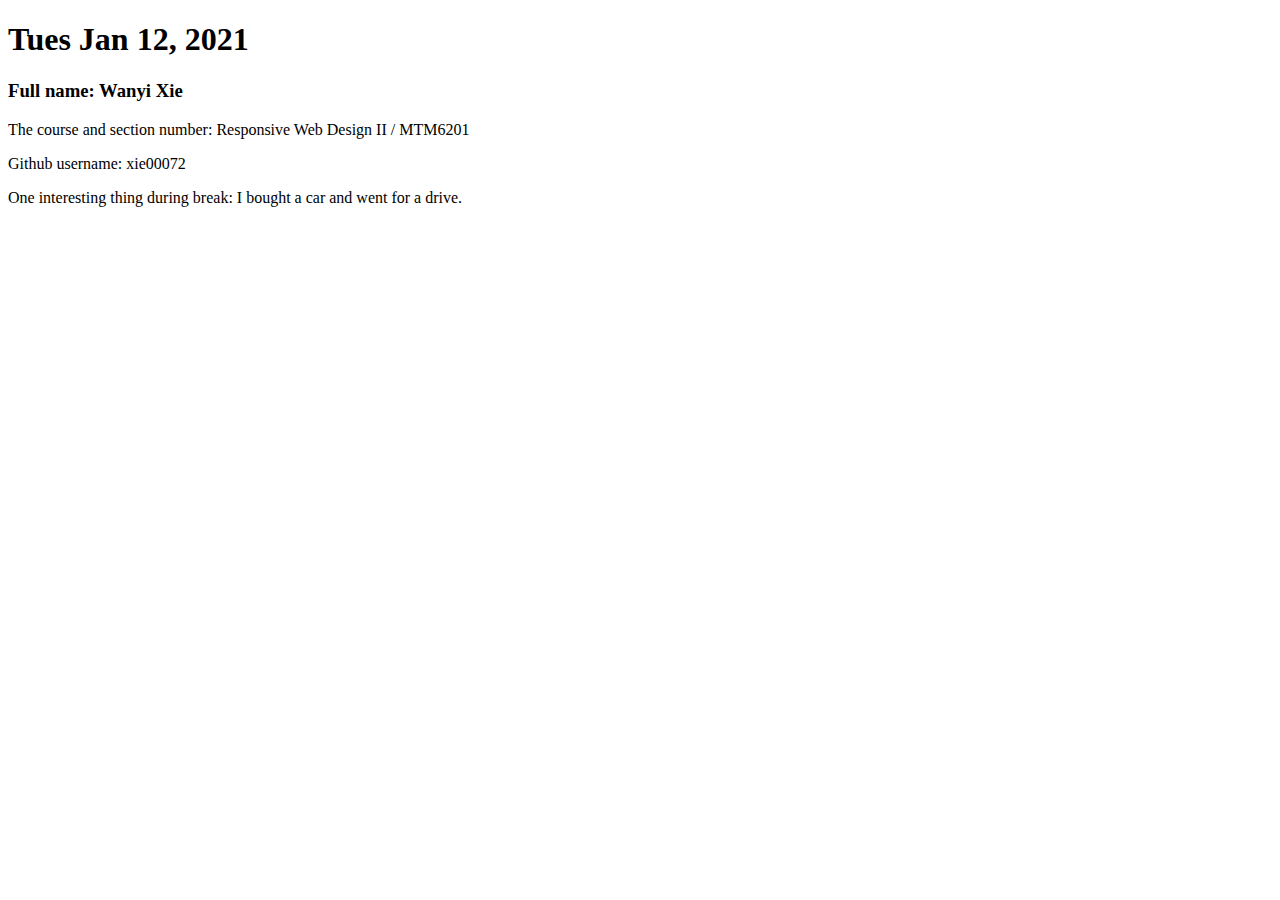
<file: index.html>
<!DOCTYPE html>
<html lang="en">
<head>
    <meta charset="UTF-8">
    <meta name="viewport" content="width=device-width, initial-scale=1.0">
    <title>MTM6201 P1</title>
</head>
<body>
    <h1>Tues Jan 12, 2021</h1>
    <h3>Full name: Wanyi Xie</h3>
    <p>The course and section number: Responsive Web Design II / MTM6201</p>   
    <p>Github username: xie00072</p> 
    <p>One interesting thing during break: I bought a car and went for a drive.</p> 
</body>
</html>
</file>
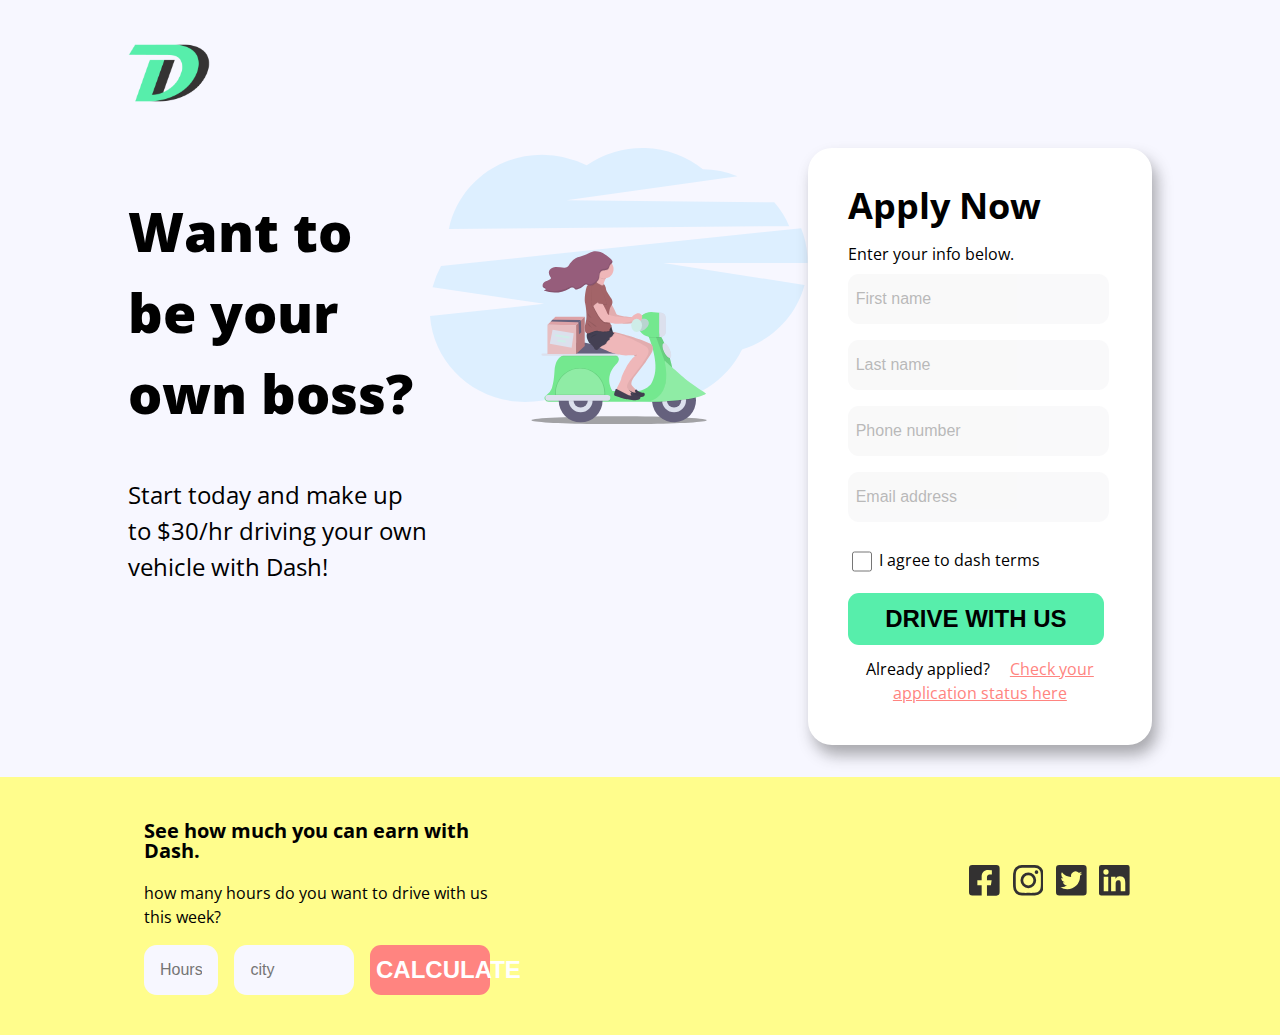
<file: project-directory/index.html>
<!DOCTYPE html>
<html lang="en">

<head>
    <meta charset="UTF-8">
    <meta http-equiv="X-UA-Compatible" content="IE=edge">
    <meta name="viewport" content="width=device-width, initial-scale=1.0">
    <title>Landing Page</title>
    <link rel="stylesheet" href="css/style.css">
    <link rel="icon" href="images/favicon.ico">
    <link rel="preconnect" href="https://fonts.gstatic.com">
    <link href="https://fonts.googleapis.com/css2?family=Open+Sans:wght@300;400;600;700;800&display=swap"
        rel="stylesheet">
</head>

<body>
    <header>
        <img src="images/logo/logo.png" alt="logo" class="logo">

    </header>
    <main>
        <div class="head">
            <h1>Want to be your own boss?</h1>
            <p>Start today and make up to $30/hr driving your own vehicle with Dash!</p>
        </div>

        <div class="image">
            <svg id="Layer_1" data-name="Layer 1" xmlns="http://www.w3.org/2000/svg" viewBox="0 0 819.36 599.26">
                <defs>
                    <style>
                        .cls-1 {
                            fill: #00b1ff;
                        }

                        .cls-1,
                        .cls-15,
                        .cls-9 {
                            opacity: 0.1;
                        }

                        .cls-1,
                        .cls-10,
                        .cls-18,
                        .cls-2,
                        .cls-4,
                        .cls-9 {
                            isolation: isolate;
                        }

                        .cls-2 {
                            fill: #5e5e5e;
                            opacity: 0.56;
                        }

                        .cls-3 {
                            fill: #efb7b9;
                        }

                        .cls-4 {
                            opacity: 0.05;
                        }

                        .cls-5 {
                            fill: none;
                        }

                        .cls-6 {
                            fill: #65617d;
                        }

                        .cls-7 {
                            fill: #dce0ed;
                        }

                        .cls-8 {
                            fill: #74e88f;
                        }

                        .cls-10,
                        .cls-18 {
                            fill: #fff;
                        }

                        .cls-10 {
                            opacity: 0.2;
                        }

                        .cls-11 {
                            fill: #ceede8;
                        }

                        .cls-12 {
                            fill: #444053;
                        }

                        .cls-13 {
                            fill: #a36468;
                        }

                        .cls-14 {
                            fill: #965d7b;
                        }

                        .cls-16 {
                            fill: #dda2a6;
                        }

                        .cls-17 {
                            fill: #b77b7f;
                        }

                        .cls-18 {
                            opacity: 0.3;
                        }
                    </style>
                </defs>
                <title>scooter</title>
                <g id="scooter">
                    <path id="top-cloud" class="cls-1"
                        d="M794.93,194.9a199.56,199.56,0,0,0-32.5-51.79l-450.91-4.44L682.77,86.52a211,211,0,0,0-75.33-14.94,211.12,211.12,0,0,0-252.2-8.53,210.28,210.28,0,0,0-96.52-23.27c-100.19,0-183.67,69.39-202.4,161.41Z"
                        transform="translate(-15.32 -25.37)" />
                    <path id="bottom-cloud" class="cls-1"
                        d="M834.68,272.07a195.07,195.07,0,0,0-14-72.84l-781.49,82A196.46,196.46,0,0,0,20.86,327.5l242,36.07L15.32,389.87C22.77,494,112.07,576.3,221.15,576.3a208.86,208.86,0,0,0,141.79-54.83,208.81,208.81,0,0,0,143,55.93c82.36,0,153.43-46.89,186.53-114.68,66.41-21.08,118-74,135.65-140.2L522,275.05H834.65C834.67,274.05,834.68,273.06,834.68,272.07Z"
                        transform="translate(-15.32 -25.37)" />
                    <path id="Path_94" data-name="Path 94" class="cls-2"
                        d="M425.56,607.38c105.06,0,190.23,3.86,190.23,8.62s-85.17,8.63-190.23,8.63S235.32,620.77,235.32,616,320.5,607.38,425.56,607.38Z"
                        transform="translate(-15.32 -25.37)" />
                    <path id="Path_30" data-name="Path 30" class="cls-3"
                        d="M406.18,358.06S418.3,381,419.25,384.28a4.42,4.42,0,0,0,4.08,3.27s12.09,2.88,15,3.27,27.92,2.5,27.92,2.5,6.35.2,7.12-2.11c.7-2.12,13-13.22,20.08-3.53a7.05,7.05,0,0,1,1,6.3c-1.3,4.16-4,10.76-6.86,6.66-4-5.78-8.74-4.16-8.74-1.08s-6.47,1.94-8.58,2.37c-1.15.24-5.13,1.29-8.56,2.22a62.29,62.29,0,0,1-12.2,2c-6.82.45-16.88.82-20.44-.53-4.3-1.63-11.8-2-15-2.1a4.85,4.85,0,0,1-2.92-1.05A45.59,45.59,0,0,1,400,389.85c-5-8.66-15.3-26.6-14.61-31.8S406.18,358.06,406.18,358.06Z"
                        transform="translate(-15.32 -25.37)" />
                    <path id="Path_31" data-name="Path 31" class="cls-4"
                        d="M406.18,358.06S418.3,381,419.25,384.28a4.42,4.42,0,0,0,4.08,3.27s12.09,2.88,15,3.27,27.92,2.5,27.92,2.5,6.35.2,7.12-2.11c.7-2.12,13-13.22,20.08-3.53a7.05,7.05,0,0,1,1,6.3c-1.3,4.16-4,10.76-6.86,6.66-4-5.78-8.74-4.16-8.74-1.08s-6.47,1.94-8.58,2.37c-1.15.24-5.13,1.29-8.56,2.22a62.29,62.29,0,0,1-12.2,2c-6.82.45-16.88.82-20.44-.53-4.3-1.63-11.8-2-15-2.1a4.85,4.85,0,0,1-2.92-1.05A45.59,45.59,0,0,1,400,389.85c-5-8.66-15.3-26.6-14.61-31.8S406.18,358.06,406.18,358.06Z"
                        transform="translate(-15.32 -25.37)" />
                    <path id="Path_32" data-name="Path 32" class="cls-5"
                        d="M545.3,531.4c-5.49,6-9.54,8.32-9.34,2C536.53,514.36,503,428.2,503,428.2l9.9-.75C534.56,464.69,542.6,503,545.3,531.4Z"
                        transform="translate(-15.32 -25.37)" />
                    <path id="Path_33" data-name="Path 33" class="cls-6"
                        d="M592.54,573a47.64,47.64,0,0,1-95.1,4q-.1-1.17-.15-2.31v0c0-.58,0-1.15,0-1.73a47.64,47.64,0,1,1,95.28,0Z"
                        transform="translate(-15.32 -25.37)" />
                    <circle id="Ellipse_7" data-name="Ellipse 7" class="cls-7" cx="529.58" cy="547.58" r="25.99" />
                    <circle id="Ellipse_8" data-name="Ellipse 8" class="cls-6" cx="529.58" cy="547.58" r="15.59" />
                    <path id="Path_34" data-name="Path 34" class="cls-6"
                        d="M419.78,482.47l-114.72,2.31V467.87c1-13.61,15-18.38,27.72-19.88a79.64,79.64,0,0,1,29.64,2.22c24.34,6.45,39.85,7.7,47.49,7.82a7.26,7.26,0,0,1,7,5.92c.37,1.94.73,4,1.06,6.12.25,1.63.5,3.24.72,4.73C419.36,479.11,419.78,482.47,419.78,482.47Z"
                        transform="translate(-15.32 -25.37)" />
                    <path id="Path_35" data-name="Path 35" class="cls-8"
                        d="M511.31,576H273a9.38,9.38,0,0,1-8.69-5.61c-1.8-4.3.71-7,3.4-8.64a27,27,0,0,0,11.73-14.35c2.54-7.51,5-19.26,6-37.61,1-19,7.88-28.37,15.3-32.92h0c9.59-5.86,20.11-3.66,20.11-3.66l96.63.77a18.64,18.64,0,0,1,4.72,3.08c8.61,8-3.95,18.48-3.95,18.48-26.95,28.49-6.55,57.36-6.55,57.36h49.45A45.49,45.49,0,0,0,487,545c6.68-4.62,9.24-9.08,10.27-11.79.76-2.06,1.53-4.13,2.46-6.12,13-28.13-2.68-73.89-9.43-91-1.67-4.26-2.8-6.74-2.8-6.74l15.51-1.16,9.81-.74h.1c21.61,37.27,29.65,75.57,32.34,103.94.26,2.68.46,5.27.63,7.76A34.63,34.63,0,0,1,513.59,576c-.76,0-1.52.07-2.28.07Z"
                        transform="translate(-15.32 -25.37)" />
                    <path id="Path_36" data-name="Path 36" class="cls-9"
                        d="M418.73,474.8H305.06v-4.73H418C418.27,471.67,418.51,473.28,418.73,474.8Z"
                        transform="translate(-15.32 -25.37)" />
                    <path id="Path_37" data-name="Path 37" class="cls-9"
                        d="M422.19,477.11H301.65a2.34,2.34,0,0,1-.91-.18c9.59-5.87,20.1-3.67,20.1-3.67l96.63.78A18.6,18.6,0,0,1,422.19,477.11Z"
                        transform="translate(-15.32 -25.37)" />
                    <path id="Rectangle_73" data-name="Rectangle 73" class="cls-7"
                        d="M259.47,471.2H423.19a2.37,2.37,0,0,1,2.37,2.37h0a2.37,2.37,0,0,1-2.37,2.36H259.47a2.36,2.36,0,0,1-2.36-2.36h0A2.37,2.37,0,0,1,259.47,471.2Z"
                        transform="translate(-15.32 -25.37)" />
                    <path id="Path_38" data-name="Path 38" class="cls-9"
                        d="M545.3,531.4c-5.49,6-9.54,8.32-9.34,2C536.53,514.36,503,428.2,503,428.2l9.9-.75C534.56,464.69,542.6,503,545.3,531.4Z"
                        transform="translate(-15.32 -25.37)" />
                    <path id="Path_39" data-name="Path 39" class="cls-9"
                        d="M592.25,567.73c-5.69,1.36-12.7,2.75-21.36,4-3.23.47-6.69.93-10.4,1.36-8.85,1-19.09,2-30.92,2.68q-5,.3-10.43.54-10.14.46-21.7.7l-.15-2.31v0c10.77-4.34,27.72-16,30.45-46.17a47.67,47.67,0,0,1,64.51,39.24Z"
                        transform="translate(-15.32 -25.37)" />
                    <path id="Path_40" data-name="Path 40" class="cls-8"
                        d="M488.31,576s54.69-5.94,35.85-89.27c0,0,27,24.78,43.83,38.55s46.78,32.74,46.78,32.74S596.88,574.77,488.31,576Z"
                        transform="translate(-15.32 -25.37)" />
                    <path id="Path_41" data-name="Path 41" class="cls-10"
                        d="M488.31,576s54.69-5.94,35.85-89.27c0,0,27,24.78,43.83,38.55s46.78,32.74,46.78,32.74S596.88,574.77,488.31,576Z"
                        transform="translate(-15.32 -25.37)" />
                    <circle id="Ellipse_9" data-name="Ellipse 9" class="cls-6" cx="326.89" cy="547.58" r="47.64" />
                    <circle id="Ellipse_10" data-name="Ellipse 10" class="cls-7" cx="326.89" cy="547.58" r="25.99" />
                    <circle id="Ellipse_11" data-name="Ellipse 11" class="cls-6" cx="326.89" cy="547.58" r="15.59" />
                    <path id="Path_42" data-name="Path 42" class="cls-9"
                        d="M395.63,558.64c0-30.77-24.44-55.7-54.57-55.7s-54.58,24.94-54.58,55.7c0,1.3,0,2.59.14,3.86H395.49C395.58,561.23,395.63,559.94,395.63,558.64Z"
                        transform="translate(-15.32 -25.37)" />
                    <path id="Path_43" data-name="Path 43" class="cls-8"
                        d="M393.61,557.68c0-29.63-23.53-53.64-52.55-53.64s-52.56,24-52.56,53.64c0,1.25.05,2.49.13,3.72H393.48C393.56,560.17,393.61,558.93,393.61,557.68Z"
                        transform="translate(-15.32 -25.37)" />
                    <path id="Path_44" data-name="Path 44" class="cls-10"
                        d="M393.61,557.68c0,.86,0,1.73-.07,2.56,0,.39,0,.77-.06,1.16H288.63c0-.39,0-.77-.06-1.16,0-.85-.07-1.73-.07-2.56C288.5,528.05,312,504,341.06,504S393.61,528.05,393.61,557.68Z"
                        transform="translate(-15.32 -25.37)" />
                    <path id="Path_45" data-name="Path 45" class="cls-9"
                        d="M393.54,560.27c0,.39,0,.77-.06,1.16H288.63c0-.39,0-.77-.06-1.16Z"
                        transform="translate(-15.32 -25.37)" />
                    <path id="Rectangle_74" data-name="Rectangle 74" class="cls-9"
                        d="M271.67,562.55H400.54a6.16,6.16,0,0,1,6.16,6.16h0a6.16,6.16,0,0,1-6.16,6.16H271.67a6.16,6.16,0,0,1-6.16-6.16h0A6.16,6.16,0,0,1,271.67,562.55Z"
                        transform="translate(-15.32 -25.37)" />
                    <path id="Rectangle_75" data-name="Rectangle 75" class="cls-7"
                        d="M271.67,561.4H400.54a6.16,6.16,0,0,1,6.16,6.16h0a6.16,6.16,0,0,1-6.16,6.16H271.67a6.16,6.16,0,0,1-6.16-6.16h0A6.16,6.16,0,0,1,271.67,561.4Z"
                        transform="translate(-15.32 -25.37)" />
                    <ellipse id="Ellipse_12" data-name="Ellipse 12" class="cls-9" cx="528.72" cy="465.19" rx="6.92"
                        ry="17.41" transform="translate(-160.03 233.83) rotate(-24.33)" />
                    <ellipse id="Ellipse_13" data-name="Ellipse 13" class="cls-7" cx="529.3" cy="464.61" rx="6.92"
                        ry="17.41" transform="translate(-159.74 234.02) rotate(-24.33)" />
                    <path id="Path_46" data-name="Path 46" class="cls-9"
                        d="M512.86,427.45v9.05H495.24a30.93,30.93,0,0,1-4.9-.39c-1.67-4.26-2.8-6.74-2.8-6.74l15.51-1.15Z"
                        transform="translate(-15.32 -25.37)" />
                    <path id="Path_47" data-name="Path 47" class="cls-8"
                        d="M512.86,435.32H495.24c-15.47,0-28-11.55-28-25.85v-2.4c0-14.28,12.54-25.85,28-25.85l17.62,1.6Z"
                        transform="translate(-15.32 -25.37)" />
                    <path id="Path_48" data-name="Path 48" class="cls-11"
                        d="M483.84,396.53s10.54,5.63,4.47,15.16c0,0-7.43,12.2-19.13,11l-4.25-26.2S478.93,395.23,483.84,396.53Z"
                        transform="translate(-15.32 -25.37)" />
                    <path id="Path_49" data-name="Path 49" class="cls-9"
                        d="M479.79,396a11.22,11.22,0,0,1,8.57,4.51c1.88,2.6,3,6.39,0,11.15,0,0-7.43,12.2-19.13,11.05l-4.25-26.2A122.63,122.63,0,0,1,479.79,396Z"
                        transform="translate(-15.32 -25.37)" />
                    <path id="Path_50" data-name="Path 50" class="cls-9"
                        d="M512.28,382.82h3.4a10.75,10.75,0,0,1,10.75,10.75h0v31a10.75,10.75,0,0,1-10.75,10.75h-3.4Z"
                        transform="translate(-15.32 -25.37)" />
                    <path id="Path_51" data-name="Path 51" class="cls-7"
                        d="M512.86,382.82h3.4A10.75,10.75,0,0,1,527,393.58v31a10.75,10.75,0,0,1-10.75,10.75h-3.4Z"
                        transform="translate(-15.32 -25.37)" />
                    <path id="Path_52" data-name="Path 52" class="cls-3"
                        d="M387.81,450.25s2.72,1,6.35,2.38c5.77,2.22,13.92,5.47,16.75,7.25s13.38,4.7,21.28,6.75a69,69,0,0,0,17.93,2.21c6.15,0,13.59-.11,15.65-.11a6.35,6.35,0,0,1,1.07.08c2.16.36,2.07,1.81,2,2.15V471c-12.7,7.7-28.1,42.16-29.06,47.93-.73,4.33-7.07,16.34-10.2,22.08-1.05,1.92-1.74,3.14-1.74,3.14l3.86,4.42,11.16,5,10.58,4.62s11.17.58,11.36,0,.19-6.54.19-6.54a32.11,32.11,0,0,1-3.85-2.94,64.33,64.33,0,0,1-7.12-7.27c-6.15-7.32,6.16-21.37,6.16-21.37l23.68-30.8S485.8,485.86,495,472s0-21.37,0-21.37l-16.26-6.75c-28.2-10.56-62.22-19-62.22-19l-.49-.06-7.21-.9Z"
                        transform="translate(-15.32 -25.37)" />
                    <path id="Path_53" data-name="Path 53" class="cls-12"
                        d="M460.47,553.62s2,2.38.51,2.6a25.35,25.35,0,0,1-5.49-.65l-25.2-13.28s-2.74-1.95-3.39,1.88-1.08,3.46-1.08,3.46-3.32,7.15,0,8.62,23.27,7.33,23.27,7.33,28.94,6.57,31.69-1-4.91-6.28-4.91-6.28-9.53-2.31-12.78-6.93C463.07,549.36,458.38,550.66,460.47,553.62Z"
                        transform="translate(-15.32 -25.37)" />
                    <path id="Path_54" data-name="Path 54" class="cls-4"
                        d="M495,450.64l-16.26-6.75c-28.2-10.56-62.22-19-62.22-19l-.49-.06-7.21-.9-21,26.34s2.72,1,6.35,2.38c5.77,2.22,13.92,5.47,16.75,7.25s13.38,4.7,21.28,6.75a69,69,0,0,0,17.93,2.21c6.15,0,13.59-.11,15.65-.11a5.45,5.45,0,0,1,1.07.08c2.16.36,2.07,1.81,2,2.15V471c-12.7,7.7-28.1,42.15-29.06,47.93-.73,4.33-7.07,16.33-10.2,22.08l-.42.77c-.84-.14-1.89.16-2.26,2.34-.65,3.83-1.08,3.47-1.08,3.47s-3.32,7.14,0,8.62,23.25,7.33,23.25,7.33,29,6.57,31.69-1-4.91-6.28-4.91-6.28-9.53-2.31-12.78-6.93a6,6,0,0,0-.84.31c-.34-.27-.7-.58-1.09-.91a62.67,62.67,0,0,1-7.12-7.27c-6.16-7.32,6.16-21.37,6.16-21.37l23.68-30.8S485.8,485.86,495,472,495,450.64,495,450.64Z"
                        transform="translate(-15.32 -25.37)" />
                    <path id="Path_55" data-name="Path 55" class="cls-3"
                        d="M368.42,321.46l.87,1.11.5.62,3.06,3.85s7.3,2.34,13.71,3.86c6.67,1.58,12.35,2.27,7.83-1.51-2.8-2.33-3-6.25-2-10.45a43.31,43.31,0,0,1,3.68-9.3c.22-.44.45-.86.67-1.28a76.16,76.16,0,0,1,4.76-7.69,136.67,136.67,0,0,0-12.76-7.83c-5.29-2.74-9.63-3.94-6.88,1.48,1.77,3.47,1.19,7.36-.46,11.08-.12.3-.26.58-.41.89a39.66,39.66,0,0,1-5.45,8A63.52,63.52,0,0,1,368.42,321.46Z"
                        transform="translate(-15.32 -25.37)" />
                    <path id="Path_56" data-name="Path 56" class="cls-12"
                        d="M405,409.43l3.92,3.57,3.78,14.55h-6.31l-7-9.06Z" transform="translate(-15.32 -25.37)" />
                    <path id="Path_57" data-name="Path 57" class="cls-9"
                        d="M399.41,418.49l4.22,5.48,2.75,3.58h6.31l-.64-2.49-2.76-10.6-.38-1.46L405,409.43l-5.35,8.67Z"
                        transform="translate(-15.32 -25.37)" />
                    <path id="Path_58" data-name="Path 58" class="cls-9"
                        d="M399.41,418.49l4.22,5.48,2.75,3.58h6.31l-.64-2.49-2.76-10.6-.38-1.46L405,409.43l-5.35,8.67Z"
                        transform="translate(-15.32 -25.37)" />
                    <path id="Path_59" data-name="Path 59" class="cls-3"
                        d="M378.43,456.78s2.72,1,6.35,2.38c5.78,2.22,13.92,5.47,16.75,7.25s13.38,4.7,21.28,6.75a69.17,69.17,0,0,0,17.94,2.22c6.14-.06,13.58-.11,15.64-.11a5.45,5.45,0,0,1,1.07.08c2.16.35,2.08,1.8,2,2.15v.08c-12.7,7.7-28.11,42.15-29.07,47.93-.72,4.33-7.07,16.33-10.2,22.07-1.05,1.93-1.73,3.15-1.73,3.15l3.85,4.42,11.16,5,10.58,4.62s11.17.58,11.36,0,.19-6.54.19-6.54a30.6,30.6,0,0,1-3.85-2.94,64.33,64.33,0,0,1-7.12-7.27c-6.15-7.32,6.16-21.37,6.16-21.37l23.68-30.8s1.92-3.46,11.16-17.32,0-21.37,0-21.37l-14.81-8.47c-23.1-14.05-55.64-22.13-55.64-22.13l-.48-.07-7.22-.9Z"
                        transform="translate(-15.32 -25.37)" />
                    <path id="Path_60" data-name="Path 60" class="cls-9"
                        d="M418.48,550.72l3.86,4.42,11.16,5,10.58,4.62s11.17.58,11.36,0,.19-6.54.19-6.54a32.11,32.11,0,0,1-3.85-2.94c-1.2.64-2.56,1.84-1.25,3.7,0,0,2,2.38.51,2.6s-5.48-.65-5.48-.65l-25.2-13.28-.15-.1Z"
                        transform="translate(-15.32 -25.37)" />
                    <path id="Path_61" data-name="Path 61" class="cls-12"
                        d="M451.1,560.15s2,2.38.5,2.6-5.49-.65-5.49-.65l-25.19-13.28s-2.74-2-3.4,1.87-1.08,3.47-1.08,3.47-3.32,7.15,0,8.63,23.24,7.3,23.24,7.3,28.95,6.56,31.69-1-4.91-6.29-4.91-6.29-9.53-2.31-12.77-6.93C453.71,555.89,449,557.19,451.1,560.15Z"
                        transform="translate(-15.32 -25.37)" />
                    <path id="Path_62" data-name="Path 62" class="cls-9"
                        d="M380,303.94c3.33,2.31,8.43,6,12.78,6a22.14,22.14,0,0,0,3.35-.26,76.41,76.41,0,0,1,5.43-9S376.12,283,381.9,294.32C383.8,298.09,381.92,300,380,303.94Z"
                        transform="translate(-15.32 -25.37)" />
                    <path id="Path_63" data-name="Path 63" class="cls-3"
                        d="M372,288a20.76,20.76,0,0,0,9.47,17.44,18.66,18.66,0,0,0,2,1.15A20.8,20.8,0,1,0,372,288Z"
                        transform="translate(-15.32 -25.37)" />
                    <path id="Path_64" data-name="Path 64" class="cls-9"
                        d="M378.43,456.78s2.72,1,6.35,2.38c2.28-2,4.62-4,5.6-4.3,2.12-.77,9.05-4.82,8.86-6s2.89-5.58,5.58-6.35,1.15-4.81,1.15-4.81,5.2-1.93,6.5-4.62,5.25-6.16,3.9-6a4,4,0,0,1-1.64-.64l-7.22-.9Z"
                        transform="translate(-15.32 -25.37)" />
                    <path id="Path_65" data-name="Path 65" class="cls-12"
                        d="M362.64,449.85s8.86,7.32,9.27,10.59,6.32,3.08,6.32,3.08,8.86-8.47,11-9.24,9.05-4.82,8.86-6,2.89-5.58,5.58-6.35,1.15-4.81,1.15-4.81,5.2-1.93,6.5-4.62,5.25-6.17,3.9-6a9.94,9.94,0,0,1-3.15-1.5c-1.9-1.15-4.31-2.72-6.27-4s-3.67-2.53-3.67-2.53-.91-.16-2.46-.39c-8.38-1.21-35.67-4.31-42,5.78a15.32,15.32,0,0,0-1.87,4.31C352.93,438.94,362.64,449.85,362.64,449.85Z"
                        transform="translate(-15.32 -25.37)" />
                    <path id="Path_66" data-name="Path 66" class="cls-9"
                        d="M371.91,426.51s-9.05,5.1-12.42,5.1S371.91,426.51,371.91,426.51Z"
                        transform="translate(-15.32 -25.37)" />
                    <path id="Path_67" data-name="Path 67" class="cls-9"
                        d="M378,430.41s-13.47,4.53-13.47,8.08S363.22,429,378,430.41Z"
                        transform="translate(-15.32 -25.37)" />
                    <path id="Path_68" data-name="Path 68" class="cls-9" d="M410.19,410l-.19.26A.7.7,0,0,0,410.19,410Z"
                        transform="translate(-15.32 -25.37)" />
                    <path id="Path_69" data-name="Path 69" class="cls-9"
                        d="M368.42,321.46l.87,1.11.5.62,3.06,3.85s7.3,2.34,13.71,3.86c6.67,1.58,12.35,2.27,7.83-1.51-2.8-2.33-3-6.25-2-10.45l-.2-.26s.2,3.89-2.1,4c-3.1.1-3.14-.95-6-2.16-3.69-1.55-7.47-4.16-8.53-6.19A63.7,63.7,0,0,1,368.42,321.46Z"
                        transform="translate(-15.32 -25.37)" />
                    <path id="Path_70" data-name="Path 70" class="cls-9"
                        d="M355.76,428.18a6.7,6.7,0,0,0,5,.11c6-1.93,15.4-6.57,19.82-4.54,3.55,1.63,17.83,1.59,23.1.22,1.32-.34,2.07-.76,1.95-1.26a3.48,3.48,0,0,1,.2-1.69,31.39,31.39,0,0,1,3.52-6.56l-.38-1.46L405,409.43l-5.35,8.66c-8.37-1.21-35.67-4.31-42,5.77A15.58,15.58,0,0,0,355.76,428.18Z"
                        transform="translate(-15.32 -25.37)" />
                    <path id="Path_71" data-name="Path 71" class="cls-13"
                        d="M351.87,423.67a6.55,6.55,0,0,0,8.27,3.47c6-1.92,15.4-6.57,19.83-4.54s25.6,1.45,25-1.05,5.2-10.39,5.2-10.39-3.15-.58-5.1-10.87c-.28-1.5-.54-3.22-.76-5.16a65.59,65.59,0,0,1-.34-12c.78-11.15,4.68-15.7,4.68-15.7s5.39-6.16.77-14.63c-2.42-4.44-12.18-16.75-12.32-22.23-.12-5-4.88-10.77-4.88-10.77s.2,3.89-2.1,4c-3.1.1-3.14-.95-6-2.15-4.21-1.78-8.53-4.92-8.81-7,0,0-17.65-.88-21.5,17s-2.5,27.72-1.93,29.84,5.58,29.45,1.54,41A39.77,39.77,0,0,0,351.87,423.67Z"
                        transform="translate(-15.32 -25.37)" />
                    <path id="Path_72" data-name="Path 72" class="cls-9"
                        d="M380.64,392.22a45.28,45.28,0,0,0,12.51,13.67,87.73,87.73,0,0,1,10.11.68c-.29-1.5-.58-3.21-.77-5.15a65.72,65.72,0,0,1-.34-12,4.36,4.36,0,0,1-2.26-2.79c-1-3.28-9.55-18.87-9.55-18.87s-20.09-5.2-20.79,0S375.64,383.56,380.64,392.22Z"
                        transform="translate(-15.32 -25.37)" />
                    <path id="Path_73" data-name="Path 73" class="cls-3"
                        d="M387.3,358.06s12.13,22.94,13.07,26.22a4.43,4.43,0,0,0,4.09,3.27s12.08,2.88,15,3.27,27.93,2.5,27.93,2.5,6.35.2,7.12-2.11c.7-2.12,13-13.22,20.08-3.53a7.06,7.06,0,0,1,1,6.3c-1.31,4.16-4,10.76-6.86,6.66-4.05-5.78-8.75-4.16-8.75-1.08s-6.47,1.94-8.58,2.37c-1.15.24-5.13,1.29-8.56,2.22a61.85,61.85,0,0,1-12.23,2c-6.82.45-16.87.82-20.43-.53-4.3-1.63-11.8-2-15-2.1a4.9,4.9,0,0,1-2.93-1.05,45.71,45.71,0,0,1-11.11-12.64c-5-8.66-15.3-26.6-14.61-31.8S387.3,358.06,387.3,358.06Z"
                        transform="translate(-15.32 -25.37)" />
                    <path id="Path_74" data-name="Path 74" class="cls-9"
                        d="M383.26,326.27s6.5,10.78,9.5,18.48,6.67,21.17,6.67,21.17l-18.1-2.11-1.54-2.5s-12.92,8.08-11.38,11.55-3.47-5.2-3.08-15-1.39-27.34,0-31.57S379,323,383.26,326.27Z"
                        transform="translate(-15.32 -25.37)" />
                    <path id="Path_75" data-name="Path 75" class="cls-13"
                        d="M365.36,356.69c-.39,9.81,4.62,18.47,3.07,15s11.39-11.55,11.39-11.55l1.52,2.5,18.09,2.12s-3.66-13.48-6.67-21.18a116.31,116.31,0,0,0-6.19-12.7c-1.85-3.36-3.31-5.77-3.31-5.77-2.49-1.92-7.77-3.05-12-2.78a14.35,14.35,0,0,0-2,.23c-1.73.34-3.13,1-3.75,2a2.94,2.94,0,0,0-.23.51C364,329.35,365.73,346.87,365.36,356.69Z"
                        transform="translate(-15.32 -25.37)" />
                    <path id="Path_76" data-name="Path 76" class="cls-9"
                        d="M357.27,383.56s7.65,10.54,10,10.83C367.22,394.41,357.4,392.22,357.27,383.56Z"
                        transform="translate(-15.32 -25.37)" />
                    <path id="Path_77" data-name="Path 77" class="cls-9"
                        d="M357.27,398.58s14.44,14.58,19.06,14.72S357.27,398.58,357.27,398.58Z"
                        transform="translate(-15.32 -25.37)" />
                    <path id="Path_78" data-name="Path 78" class="cls-9"
                        d="M357.27,404.66s9.24,10.83,9.82,10.83S357.11,411.74,357.27,404.66Z"
                        transform="translate(-15.32 -25.37)" />
                    <path id="Path_79" data-name="Path 79" class="cls-9"
                        d="M365.55,324.61a13.27,13.27,0,0,0,4.24-1.42c.5-.26,1-.55,1.46-.86a34.79,34.79,0,0,0,5.27-4.33c2.66-2.58,5.31-5.4,6.4-8.94a15.37,15.37,0,0,0,.54-2.49c.66-4.45.1-9.35,3.28-12.37a7.8,7.8,0,0,1,2-1.37c4.5-2.14,11-.75,14.4-4.62,2.14-2.45,2.08-5.85,3.72-8.51a18.4,18.4,0,0,1,3.2-3.22,20.79,20.79,0,1,0-28.66,28.88c-.12.29-.26.58-.41.88-4,8.09-12.6,15.18-12.6,15.18l.87,1.11C367.54,322.93,366.16,323.57,365.55,324.61Z"
                        transform="translate(-15.32 -25.37)" />
                    <path id="Path_80" data-name="Path 80" class="cls-14"
                        d="M402,287.65c-3.91,4.48-12.13,1.87-16.43,6-3.78,3.6-2.28,9.88-3.82,14.86-1.1,3.54-3.75,6.36-6.4,8.94-3.87,3.77-8.82,7.59-14.11,6.51-3.13-.64-6.2-3-9.24-1.91-1.5.55-2.58,1.85-3.71,3a25.57,25.57,0,0,1-14.19,7.34,6,6,0,0,1-3.21-.15c-1.62-.65-2.49-2.42-4-3.36-2.88-1.85-6.59,0-9.59,1.7a67.12,67.12,0,0,1-55.14,4l4.68-2.31c-1-2-3.68-2.47-5.39-3.95-3.52-3.06-1.45-9.17,2.27-12s8.55-3.77,12.4-6.39a3.21,3.21,0,0,0,1.66-2.18,3.44,3.44,0,0,0-.63-1.93c-2.06-3.62-4.33-7.5-3.87-11.64.7-6.36,7.64-10.26,14-10.7S300,284.91,306.4,285a12.6,12.6,0,0,0,6.71-1.38c2.76-1.67,4.16-4.84,5.84-7.59a31,31,0,0,1,12.41-11.45c5.78-2.91,12.31-3.94,18.32-6.35s11.71-6.35,18.13-7.92c9.31-2.31,19.29.71,27.34,5.94,3.87,2.51,16.25,10.57,16.17,15.73-.07,3.06-4.05,4.71-5.55,7.12C404.1,281.8,404.15,285.2,402,287.65Z"
                        transform="translate(-15.32 -25.37)" />
                    <g id="Group_1" data-name="Group 1" class="cls-15">
                        <path id="Path_81" data-name="Path 81"
                            d="M276.63,302.89a3.5,3.5,0,0,1,.63,1.93,1.94,1.94,0,0,1-.2.7c-1.7-3-3.47-6.17-3.75-9.5A37.19,37.19,0,0,0,276.63,302.89Z"
                            transform="translate(-15.32 -25.37)" />
                        <path id="Path_82" data-name="Path 82"
                            d="M260.92,325.35c1.7,1.49,4.39,1.93,5.39,4l-1.65.82a19.42,19.42,0,0,1-3.16-1.89,5.44,5.44,0,0,1-1.8-4.49A4.91,4.91,0,0,0,260.92,325.35Z"
                            transform="translate(-15.32 -25.37)" />
                        <path id="Path_83" data-name="Path 83"
                            d="M316.78,327.66c3-1.66,6.71-3.55,9.59-1.7,1.47.94,2.34,2.7,4,3.36a6,6,0,0,0,3.21.15,25.6,25.6,0,0,0,14.2-7.34c1.12-1.15,2.2-2.45,3.71-3,3-1.08,6.09,1.27,9.24,1.91,5.29,1.08,10.23-2.74,14.11-6.51,2.65-2.58,5.3-5.4,6.4-8.94,1.55-5,0-11.26,3.82-14.86,4.32-4.1,12.52-1.5,16.43-6,2.13-2.44,2.09-5.85,3.73-8.51,1.38-2.24,5-3.84,5.48-6.55a5,5,0,0,1,.64,2.31c-.06,3.06-4,4.72-5.55,7.12-1.64,2.67-1.59,6.07-3.72,8.52-3.92,4.48-12.13,1.87-16.43,6-3.78,3.6-2.28,9.88-3.82,14.86-1.1,3.54-3.75,6.35-6.4,8.94-3.88,3.77-8.82,7.59-14.11,6.51-3.14-.64-6.22-3-9.24-1.91-1.52.55-2.6,1.85-3.72,3a25.57,25.57,0,0,1-14.19,7.34,6,6,0,0,1-3.21-.15c-1.62-.66-2.5-2.42-4-3.36-2.89-1.85-6.6,0-9.59,1.7a67.13,67.13,0,0,1-55.14,4l3.23-1.6A67.25,67.25,0,0,0,316.78,327.66Z"
                            transform="translate(-15.32 -25.37)" />
                    </g>
                    <path id="Path_84" data-name="Path 84" class="cls-9"
                        d="M459.49,477.49l4.85-2.35v-.91c0-.36-3.87.42-6.88,1.09C459.62,475.7,459.54,477.15,459.49,477.49Z"
                        transform="translate(-15.32 -25.37)" />
                    <ellipse id="Ellipse_14" data-name="Ellipse 14" class="cls-11" cx="448.39" cy="384.79" rx="11.7"
                        ry="14.23" />
                    <path id="Path_85" data-name="Path 85" class="cls-16"
                        d="M351.1,391.63l-18.81,18.55-61.83-1.08,17-17.47Z" transform="translate(-15.32 -25.37)" />
                    <path id="Path_86" data-name="Path 86" class="cls-17" d="M351.09,455.08V391.63l-18.8,18.55v62.09Z"
                        transform="translate(-15.32 -25.37)" />
                    <path id="Path_87" data-name="Path 87" class="cls-16" d="M270.46,409.1v63.17h61.83V410.18Z"
                        transform="translate(-15.32 -25.37)" />
                    <path id="Path_88" data-name="Path 88" class="cls-18" d="M270.46,409.1v63.17h61.83V410.18Z"
                        transform="translate(-15.32 -25.37)" />
                    <path id="Path_89" data-name="Path 89" class="cls-7" d="M327.27,427.57l-46-7.9-6,30.19,47.35,8.7Z"
                        transform="translate(-15.32 -25.37)" />
                    <path id="Path_90" data-name="Path 90" class="cls-11"
                        d="M318.18,434.62l-30.92-4.86-.77,4L317.4,439Z" transform="translate(-15.32 -25.37)" />
                    <path id="Path_91" data-name="Path 91" class="cls-11"
                        d="M309.68,443.24l-17.58-2.55-.78,4.47,18.36,2.58Z" transform="translate(-15.32 -25.37)" />
                    <path id="Path_92" data-name="Path 92" class="cls-6" d="M343.49,424.93l-.83-25-4.84,4.77.85,25Z"
                        transform="translate(-15.32 -25.37)" />
                    <path id="Path_93" data-name="Path 93" class="cls-6"
                        d="M281.24,398l59.42.8,2,1.13-4.84,4.77-1.67-1-58.85-1.67Z"
                        transform="translate(-15.32 -25.37)" />
                </g>
            </svg>
        </div>

        <div class="apply-form">
            <h2>Apply Now</h2>
            <p>Enter your info below.</p>
            <form class="form1" action="">
                <input type="text" placeholder="First name" class="form-input">
                <input type="text" placeholder="Last name" class="form-input">
                <input type="text" placeholder="Phone number" class="form-input">
                <input type="text" placeholder="Email address" class="form-input">
                <div class="check">
                    <input type="checkbox" class="checkbox" name="checkbox">

                    <label for="checkbox" class="dash-terms">I agree to dash terms</label>
                </div>
                <button class="green-button" type="submit">DRIVE WITH US</button>
            </form>
            <p class="status">Already applied? &emsp;<a href="">Check your application status here</a></p>
        </div>
    </main>
    <footer>
        <div class="container clearfix">
            <div class="container2">
                <h3>See how much you can earn with Dash.</h3>
                <p>how many hours do you want to drive with us this week?</p>
                <div class="form2">
                    <input type="text" placeholder="Hours" class="hours">
                    <input type="text" placeholder="city" class="city">
                    <button class="red-button" type="submit">CALCULATE</button>
                </div>
            </div>
            <div class="social-media">
                <div class="facebook">
                    <svg xmlns="http://www.w3.org/2000/svg" width="30.625" height="30.625" viewBox="0 0 30.625 30.625">
                        <path id="Icon_awesome-facebook-square" data-name="Icon awesome-facebook-square"
                            d="M27.344,2.188H3.281A3.281,3.281,0,0,0,0,5.469V29.531a3.281,3.281,0,0,0,3.281,3.281h9.382V22.4H8.357V17.5h4.307V13.765c0-4.249,2.529-6.6,6.4-6.6a26.09,26.09,0,0,1,3.8.331v4.17H20.725a2.451,2.451,0,0,0-2.763,2.648V17.5h4.7l-.752,4.9h-3.95V32.813h9.382a3.281,3.281,0,0,0,3.281-3.281V5.469a3.281,3.281,0,0,0-3.281-3.281Z"
                            transform="translate(0 -2.188)" fill="#333131" />
                    </svg>
                </div>
                <div class="instagram">
                    <svg xmlns="http://www.w3.org/2000/svg" width="30.642" height="30.635" viewBox="0 0 30.642 30.635">
                        <path id="Icon_awesome-instagram" data-name="Icon awesome-instagram"
                            d="M15.319,9.639a7.854,7.854,0,1,0,7.854,7.854A7.842,7.842,0,0,0,15.319,9.639Zm0,12.961a5.106,5.106,0,1,1,5.106-5.106A5.116,5.116,0,0,1,15.319,22.6ZM25.327,9.317A1.832,1.832,0,1,1,23.5,7.485,1.828,1.828,0,0,1,25.327,9.317Zm5.2,1.859a9.066,9.066,0,0,0-2.475-6.419,9.126,9.126,0,0,0-6.419-2.475c-2.529-.144-10.11-.144-12.64,0A9.113,9.113,0,0,0,2.577,4.751,9.1,9.1,0,0,0,.1,11.17C-.041,13.7-.041,21.28.1,23.81a9.066,9.066,0,0,0,2.475,6.419A9.137,9.137,0,0,0,9,32.7c2.529.144,10.11.144,12.64,0a9.066,9.066,0,0,0,6.419-2.475,9.126,9.126,0,0,0,2.475-6.419C30.673,21.28,30.673,13.706,30.529,11.177ZM27.262,26.523a5.17,5.17,0,0,1-2.912,2.912c-2.017.8-6.8.615-9.03.615s-7.021.178-9.03-.615a5.17,5.17,0,0,1-2.912-2.912c-.8-2.017-.615-6.8-.615-9.03s-.178-7.021.615-9.03A5.17,5.17,0,0,1,6.289,5.551c2.017-.8,6.8-.615,9.03-.615s7.021-.178,9.03.615a5.17,5.17,0,0,1,2.912,2.912c.8,2.017.615,6.8.615,9.03S28.062,24.514,27.262,26.523Z"
                            transform="translate(0.005 -2.176)" fill="#333131" />
                    </svg>
                </div>
                <div class="twitter">
                    <svg xmlns="http://www.w3.org/2000/svg" width="30.625" height="30.625" viewBox="0 0 30.625 30.625">
                        <path id="Icon_awesome-twitter-square" data-name="Icon awesome-twitter-square"
                            d="M27.344,2.188H3.281A3.282,3.282,0,0,0,0,5.469V29.531a3.282,3.282,0,0,0,3.281,3.281H27.344a3.282,3.282,0,0,0,3.281-3.281V5.469A3.282,3.282,0,0,0,27.344,2.188ZM24,13.043c.014.191.014.39.014.581A12.669,12.669,0,0,1,11.259,26.38a12.7,12.7,0,0,1-6.884-2.01,9.445,9.445,0,0,0,1.08.055,8.989,8.989,0,0,0,5.564-1.914,4.489,4.489,0,0,1-4.19-3.11,4.832,4.832,0,0,0,2.023-.082,4.484,4.484,0,0,1-3.589-4.4v-.055a4.48,4.48,0,0,0,2.023.567,4.474,4.474,0,0,1-2-3.732A4.427,4.427,0,0,1,5.9,9.434a12.73,12.73,0,0,0,9.242,4.689,4.493,4.493,0,0,1,7.649-4.095,8.785,8.785,0,0,0,2.844-1.08,4.472,4.472,0,0,1-1.969,2.468,8.922,8.922,0,0,0,2.584-.7A9.437,9.437,0,0,1,24,13.043Z"
                            transform="translate(0 -2.188)" fill="#333131" />
                    </svg>
                </div>
                <div class="linkedin">
                    <svg xmlns="http://www.w3.org/2000/svg" width="30.625" height="30.625" viewBox="0 0 30.625 30.625">
                        <path id="Icon_awesome-linkedin" data-name="Icon awesome-linkedin"
                            d="M28.438,2.188H2.181A2.2,2.2,0,0,0,0,4.4V30.6a2.2,2.2,0,0,0,2.181,2.208H28.438A2.2,2.2,0,0,0,30.625,30.6V4.4A2.2,2.2,0,0,0,28.438,2.188ZM9.256,28.438H4.717V13.822H9.263V28.438ZM6.986,11.826A2.632,2.632,0,1,1,9.618,9.194,2.633,2.633,0,0,1,6.986,11.826ZM26.271,28.438H21.731V21.328c0-1.7-.034-3.876-2.358-3.876-2.365,0-2.728,1.846-2.728,3.753v7.232H12.106V13.822h4.354v2h.062a4.781,4.781,0,0,1,4.3-2.358c4.594,0,5.448,3.028,5.448,6.966Z"
                            transform="translate(0 -2.188)" fill="#333131" />
                    </svg>

                </div>

            </div>
        </div>
    </footer>

</body>

</html>
</file>
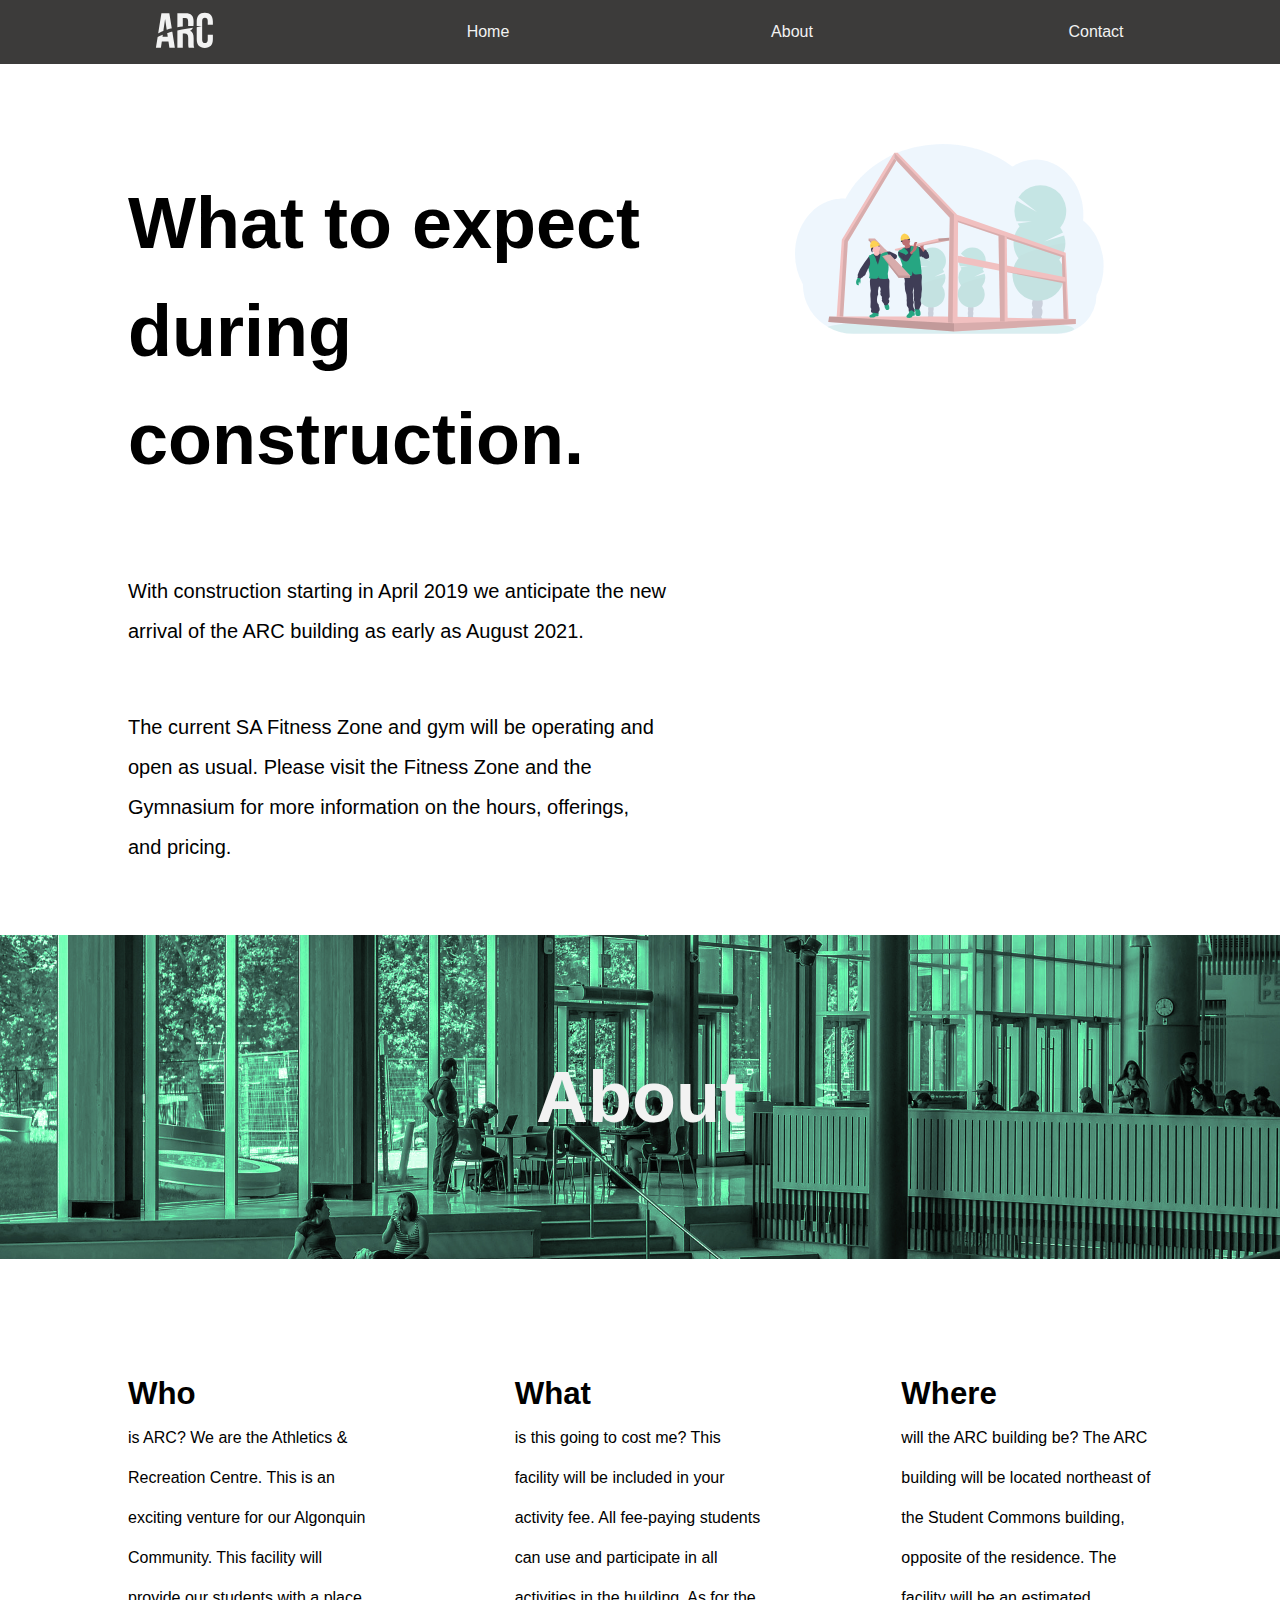
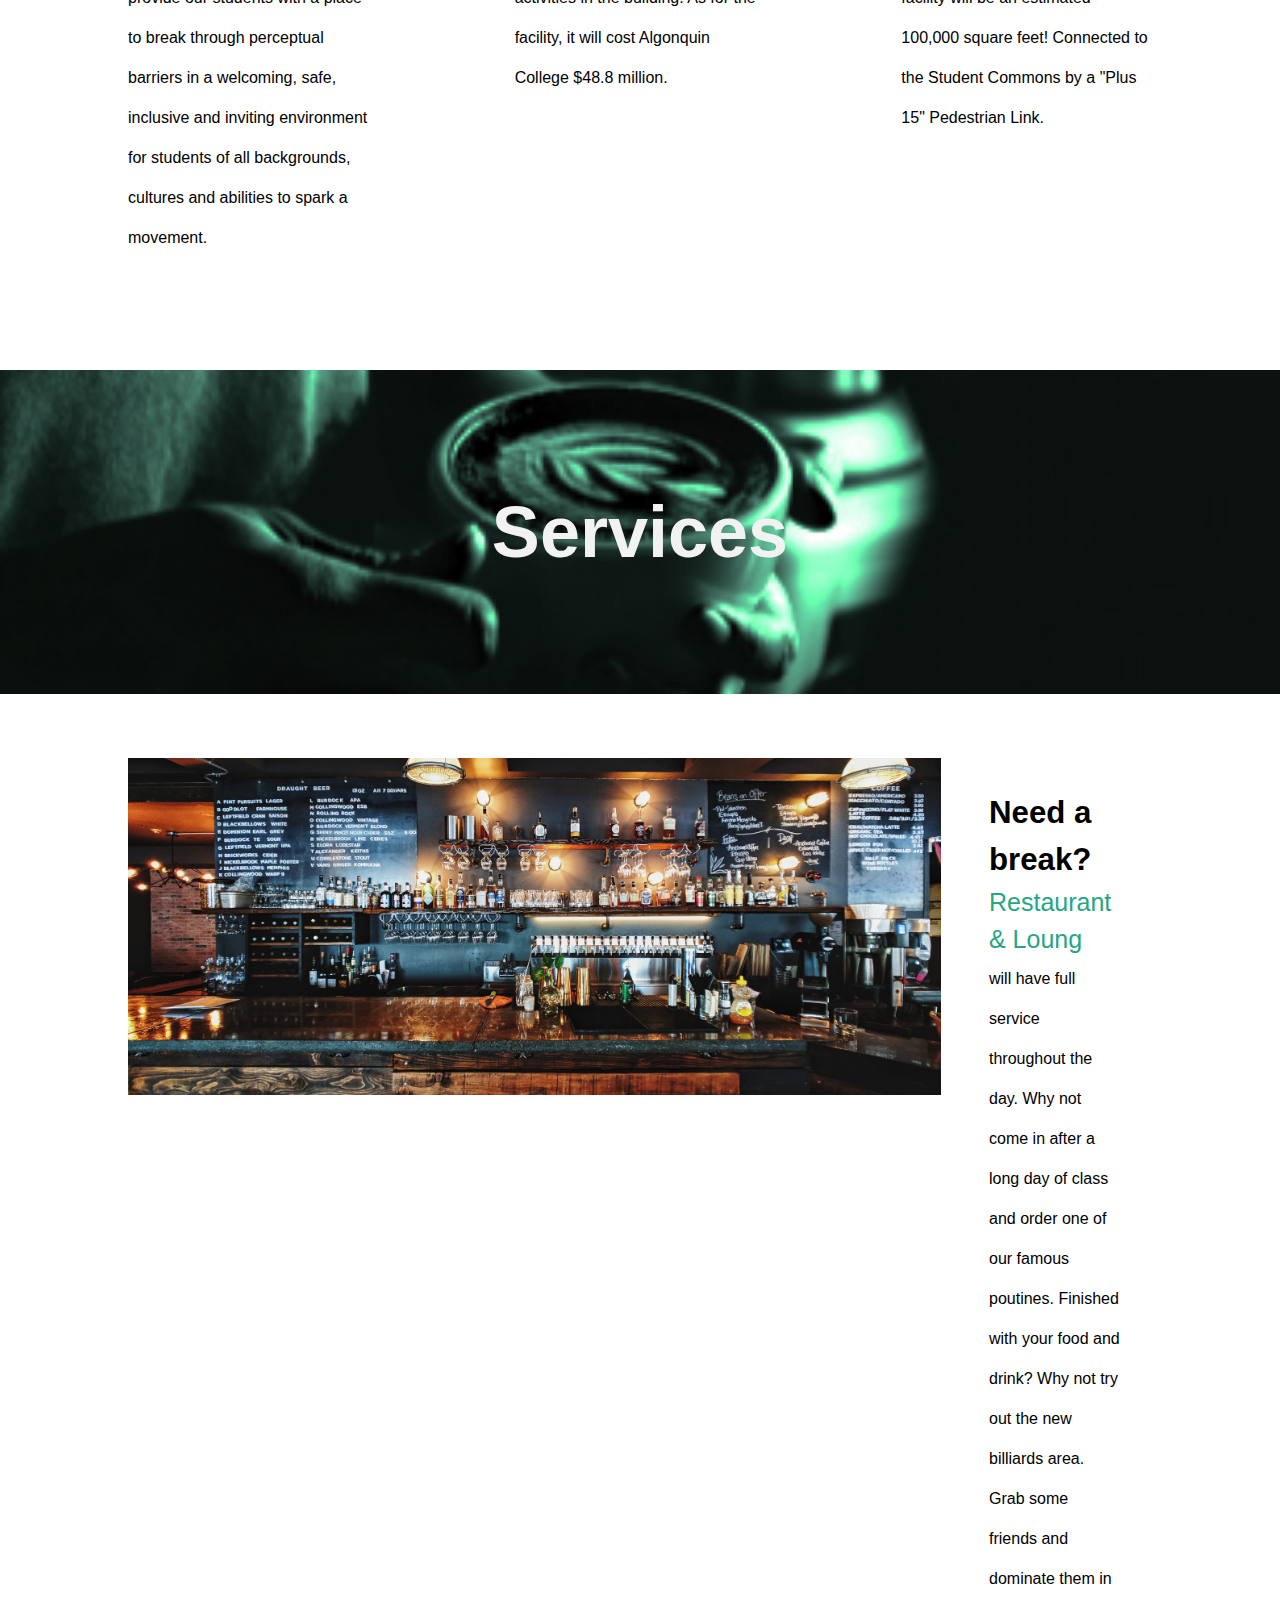
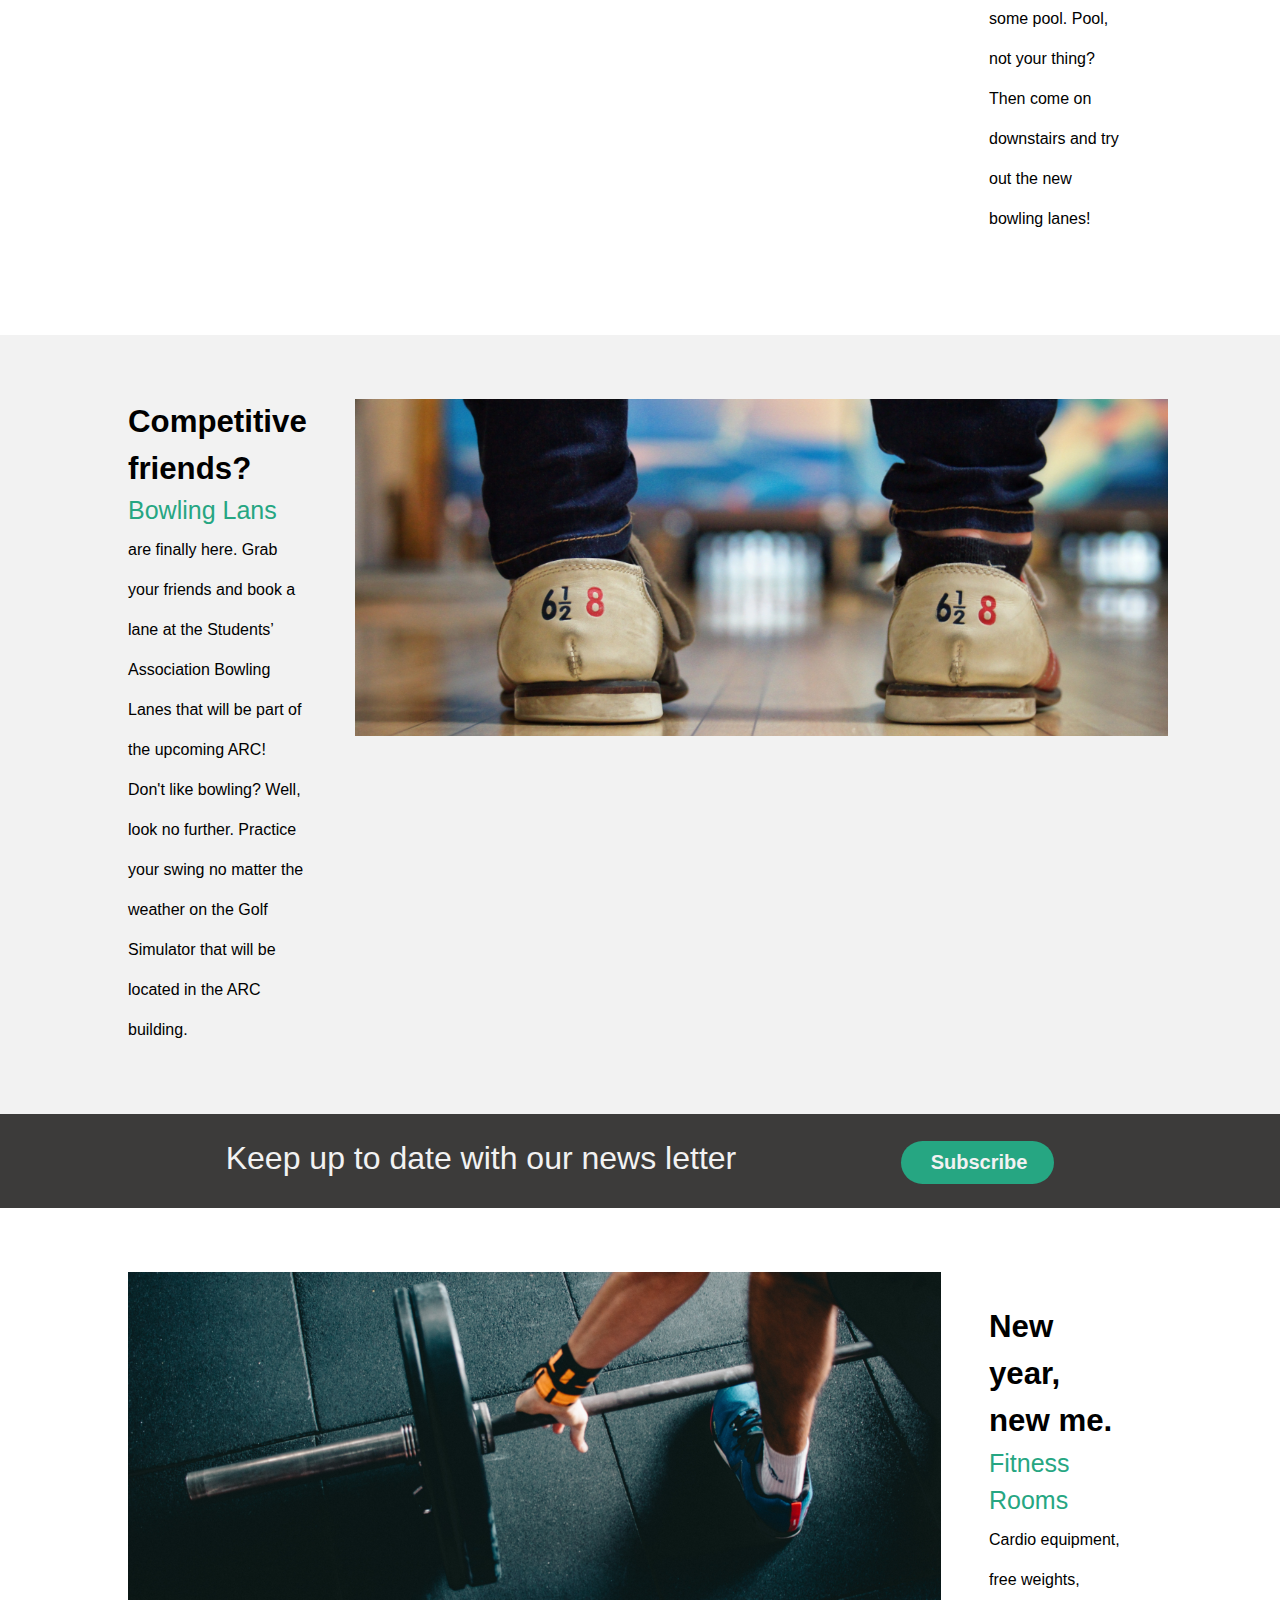
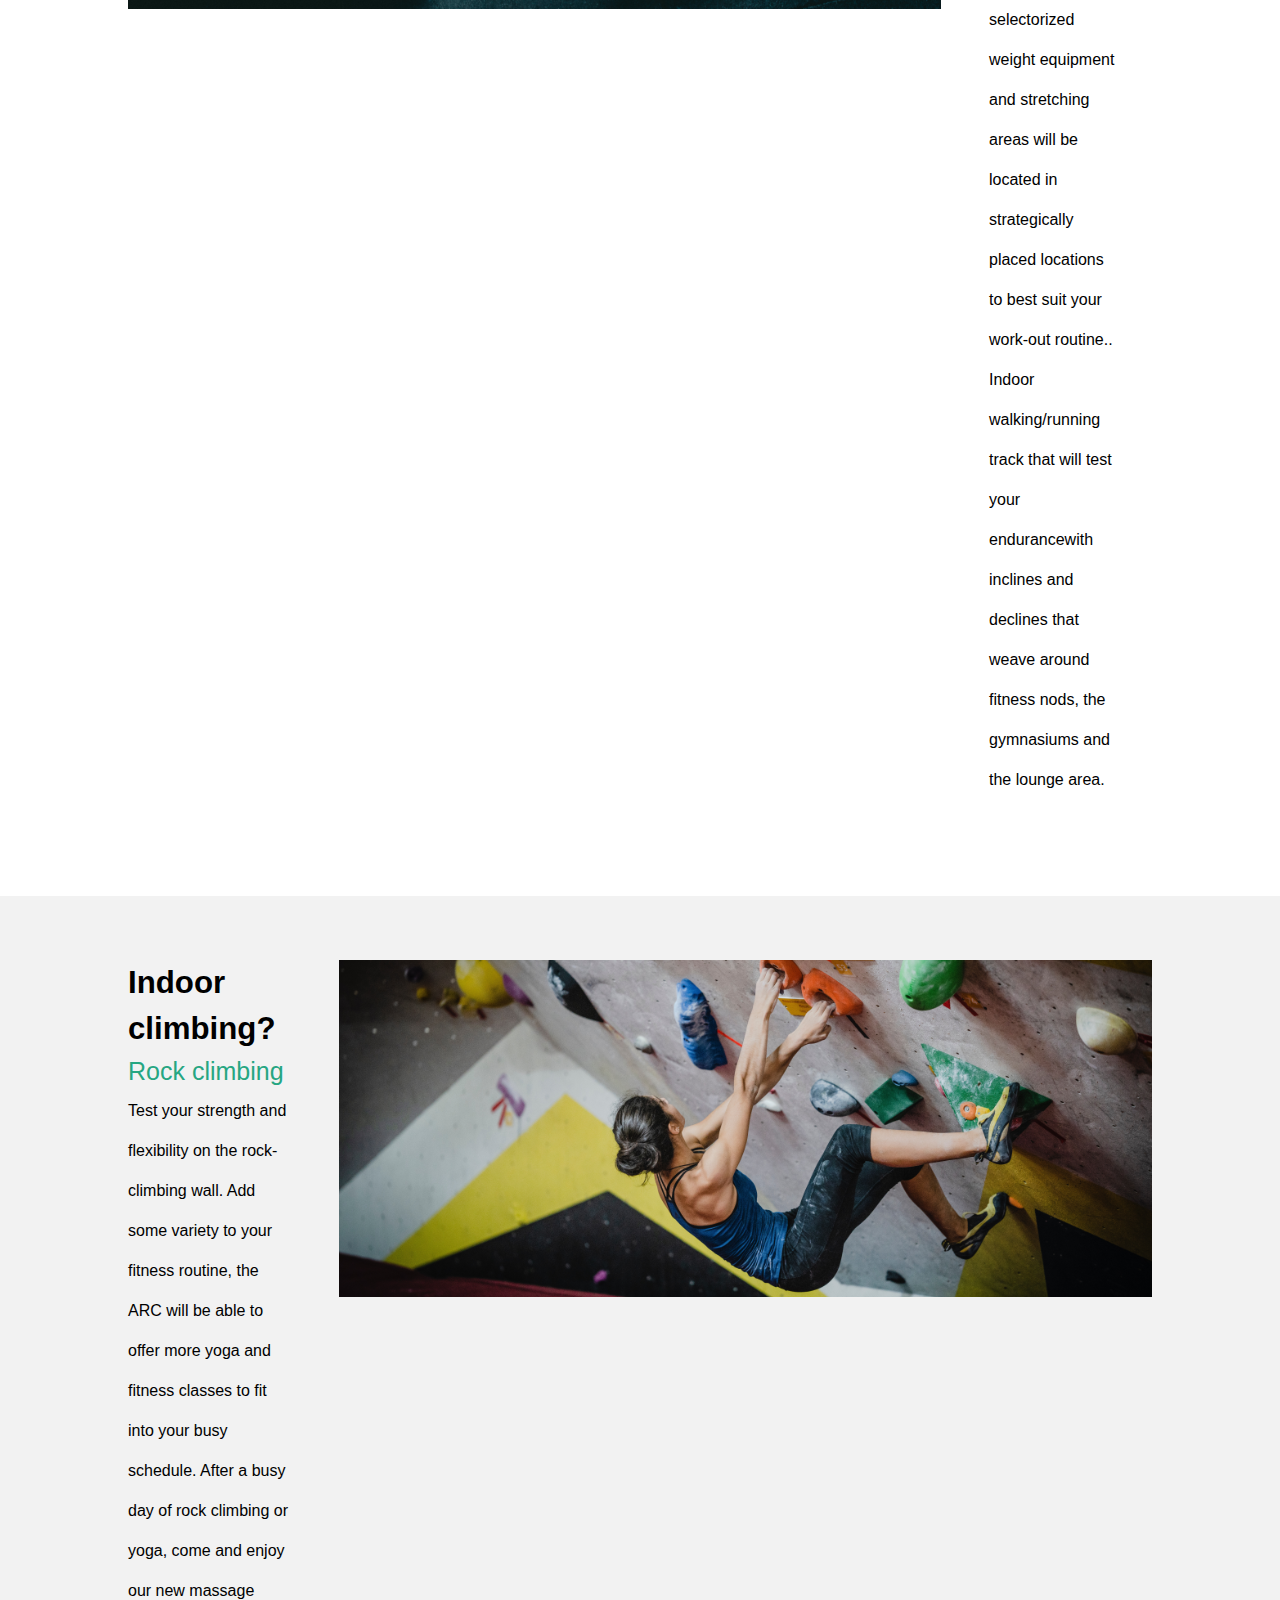
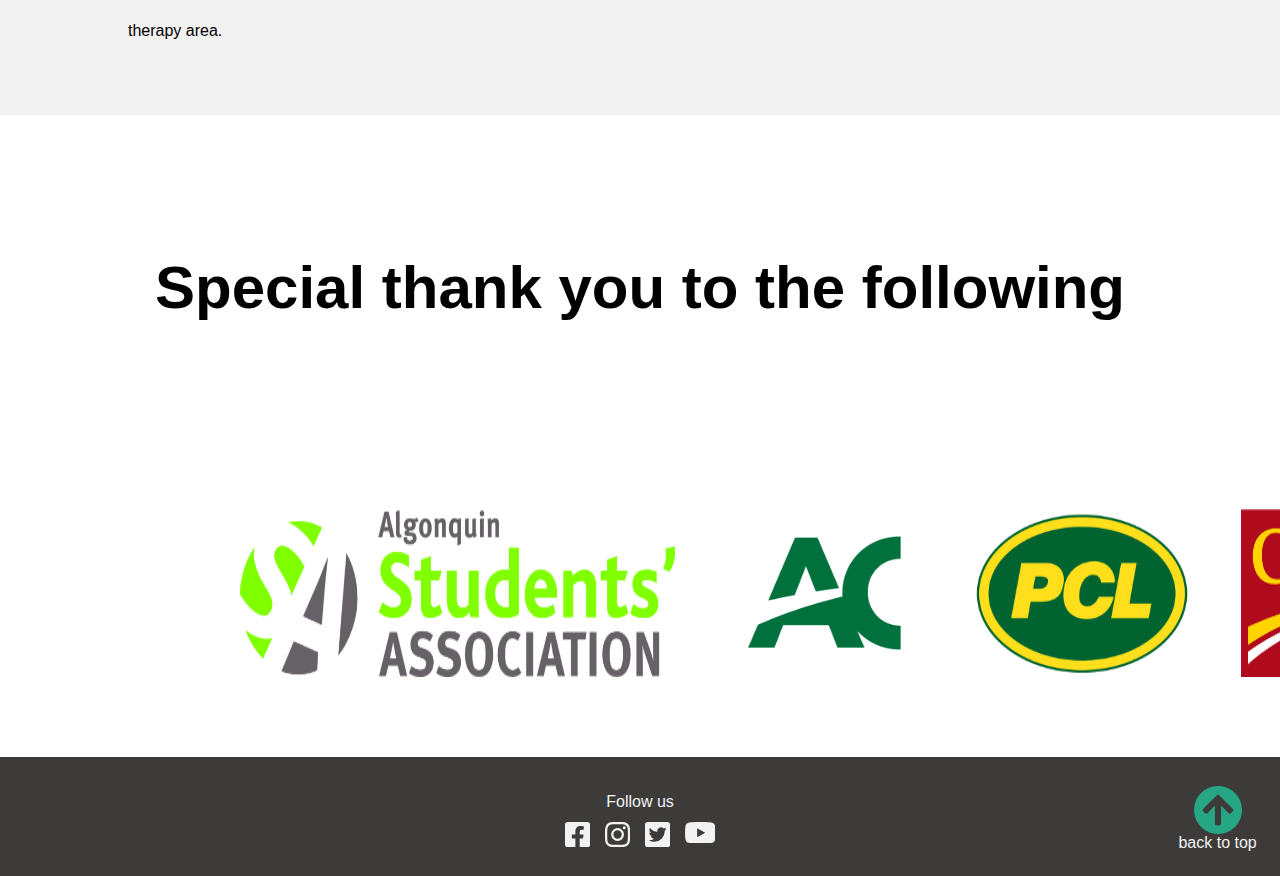
<file: prototype/about.html>
<!DOCTYPE html>
<html lang="en">

<head>
    <meta charset="UTF-8">
    <meta http-equiv="X-UA-Compatible" content="IE=edge">
    <meta name="viewport" content="width=device-width, initial-scale=1.0">
    <link rel="stylesheet" href="css/aboutstyle.css">
    <title>About</title>
</head>

<body>
    <header id="header">

        <nav class="main-nav">
            <ul class="nav-list">
                <li>
                    <div class="logo">
                        <svg version="1.1" id="Layer_1" xmlns="http://www.w3.org/2000/svg"
                            xmlns:xlink="http://www.w3.org/1999/xlink" x="0px" y="0px" viewBox="0 0 250 250"
                            style="enable-background:new 0 0 250 250;" xml:space="preserve">
                            <style type="text/css">
                                .st0 {
                                    fill: none;
                                }

                                .st1 {
                                    fill: #F2F2F2;
                                }
                            </style>
                            <g>
                                <path class="st0"
                                    d="M36.2,142.4l-1.3,8.5h21.5l-2.2-14.8c-4,1.3-8,2.6-12,4C40.3,140.9,38.3,141.6,36.2,142.4z" />
                                <path class="st0" d="M140.5,89c0-10.1-3.4-14.6-11.3-14.6h-10.7v34.1c4.8-0.5,9.6-0.9,14.4-1.3c2.5-0.2,5-0.3,7.5-0.4
		c0.2-1.2,0.2-2.5,0.2-3.9V89z" />
                                <path class="st0" d="M45.5,79.2l-7.1,48.4c4.6-1.9,9.2-3.5,13.9-5.1l-6.4-43.3H45.5z" />
                                <path class="st1" d="M57.2,135.2c-1,0.3-1.9,0.6-2.9,0.9l2.2,14.8H35l1.3-8.5c-7.3,2.8-14.4,5.8-21.3,9.3l-7.1,44.2h20.5l3.8-25.7
		h27.3l3.8,25.7h22.5l-10.5-65.7c-1,0.3-2,0.5-3.1,0.8C67.2,132.2,62.1,133.7,57.2,135.2z" />
                                <path class="st1" d="M37.6,127.9c0.3-0.1,0.5-0.2,0.8-0.3l7.1-48.4h0.4l6.4,43.3c0.2-0.1,0.5-0.2,0.7-0.3
		c5.2-1.7,10.4-3.2,15.7-4.7c1.5-0.4,2.9-0.8,4.4-1.1l-10-62.3H30.5l-13.4,83.6c1.8-1,3.7-2,5.5-2.9C27.6,132.3,32.6,130,37.6,127.9
		z" />
                                <path class="st1" d="M118.4,74.4h10.7c7.9,0,11.3,4.5,11.3,14.6v14c0,1.4-0.1,2.7-0.2,3.9c7.3-0.3,14.6-0.4,21.8-0.3
		c0.4-2.6,0.7-5.5,0.7-8.6V86.7c0-21.9-9.9-32.6-33-32.6H96.1v57.5c7.4-1.3,14.8-2.3,22.3-3.1V74.4z" />
                                <path class="st1" d="M96.1,125.2v70.7h22.3v-57.7h7.7c10.1,0,14.6,4.9,14.6,18v22.3c0,11.5,0.8,13.8,2,17.4h22.7
		c-2.2-5.3-2.4-10.3-2.4-17.2v-21.9c0-14.8-3.6-25.3-14.8-30v-0.4c5.6-2.6,9.5-6.7,11.8-12.4c-8.7,1.2-17.4,2.5-26,3.9
		C121.3,120.1,108.7,122.4,96.1,125.2z" />
                                <path class="st1"
                                    d="M242.1,101.9V88.1c0-22.7-11.3-35.6-33.2-35.6s-33.2,13-33.2,35.6V107c7.2,0.4,14.4,1.1,21.6,2.1
		c-5.3,0.8-10.7,1.5-16,2.1c-1.9,0.3-3.7,0.5-5.6,0.7v49.9c0,22.7,11.3,35.6,33.2,35.6s33.2-13,33.2-35.6V143h-21.1v20.3
		c0,10.1-4.5,13.8-11.5,13.8c-7.1,0-11.5-3.6-11.5-13.8V86.7c0-10.1,4.5-14,11.5-14c7.1,0,11.5,3.8,11.5,14v15.2H242.1z" />
                            </g>
                        </svg>
                    </div>
                </li>
                <li>
                    <a href="home.html" class="home">Home</a>
                </li>
                <li>
                    <a href="about.html" class="about">About</a>
                </li>
                <li>
                    <a href="contact.html" class="contact">Contact</a>
                </li>
            </ul>
        </nav>
    </header>
    <main>
        <section class="section1">
            <div class="c1">
                <h1>What to expect during construction.</h1>
                <p>With construction starting in April 2019 we anticipate the new arrival of the ARC building as early
                    as
                    August 2021.</p> &nbsp;
                <p>The current SA Fitness Zone and gym will be operating and open as usual. Please visit the Fitness
                    Zone
                    and the Gymnasium for more information on the hours, offerings, and pricing.</p>
            </div>
            <div class="image-construction">
                <svg xmlns="http://www.w3.org/2000/svg" viewBox="0 0 820.4 504.615">
                    <g transform="translate(0.02 0)">
                        <path
                            d="M831.47,411.862a168.115,168.115,0,0,1-4.924,40.566q-1.658,6.707-3.852,13.136a155.131,155.131,0,0,1-6.213,15.547q-1.776,3.845-3.754,7.536a101.386,101.386,0,0,1-8.477,40.74,105.029,105.029,0,0,1-50.972,52.518,107.217,107.217,0,0,1-45.5,10.448H166.821a136.3,136.3,0,0,1-68.552-18.326l-.32-.181q-4.451-2.605-8.679-5.516a136.11,136.11,0,0,1-17.81-14.683,132.535,132.535,0,0,1-19.579-24.26A129.457,129.457,0,0,1,31.966,460.27a162.994,162.994,0,0,1-20.9-80.714c0-37.613,12.231-71.924,32.326-97.9a137.632,137.632,0,0,1,13.729-15.275,127.758,127.758,0,0,1,15.7-12.851,122.157,122.157,0,0,1,13.931-8.358c2.013-1.024,4.033-1.992,6.088-2.891,1.8-.8,3.629-1.546,5.475-2.25q3.322-1.261,6.728-2.319t6.721-1.853q4.876-1.191,9.919-1.936c2.786-.411,5.572-.7,8.358-.912,2.215-.167,4.451-.258,6.7-.286h1.219c2.48,0,4.945.1,7.39.265.258-.515.536-1.038.794-1.546.975-1.86,1.985-3.712,3-5.523a.174.174,0,0,1,0-.049c.174-.32.348-.634.529-.94.822-1.484,1.679-2.953,2.556-4.409.4-.7.8-1.351,1.212-2.006a5.33,5.33,0,0,1,.286-.474q.627-1.045,1.275-2.09,3.225-5.154,6.708-10.128l.592-.85c.362-.515.7-1.017,1.1-1.532.961-1.344,1.95-2.7,2.946-4.019.7-.947,1.393-1.888,2.145-2.786q2.716-3.483,5.572-6.965t5.934-6.875c.279-.313.557-.62.85-.926l2.974-3.246h0c.146-.153.272-.293.411-.432h0c.355-.383.7-.766,1.08-1.135,1.6-1.693,3.232-3.35,4.876-5a265.513,265.513,0,0,1,26.677-23.243c.369-.293.745-.571,1.114-.85,1.769-1.33,3.566-2.647,5.363-3.942a282.306,282.306,0,0,1,30.933-19.294c.738-.425,1.491-.822,2.25-1.212a295.335,295.335,0,0,1,29.6-13.624c5.509-2.18,11.144-4.228,16.814-6.1,3.775-1.24,7.564-2.417,11.4-3.524q9-2.591,18.124-4.646a322.738,322.738,0,0,1,54.5-7.425q8.358-.425,16.9-.439a323.89,323.89,0,0,1,81.494,10.309,2.939,2.939,0,0,0,2.528,1.316h2.34c1.017.279,2.027.557,3.044.85q8.519,2.452,16.793,5.356l1.393.5A299.813,299.813,0,0,1,551.1,123.506a286.054,286.054,0,0,1,33.19,20.506q2.445,1.755,4.82,3.538,2.884-1.846,5.865-3.538a115.359,115.359,0,0,1,24.295-10.357,110.818,110.818,0,0,1,54.5-2.131c23.16,4.911,44.125,17.1,61.058,34.436a142.479,142.479,0,0,1,18.312,23.25c.383.6.766,1.205,1.135,1.818a153.229,153.229,0,0,1,11.66,23.243c.119.3.237.578.341.871a160.953,160.953,0,0,1,7.174,23.229c.084.4.181.8.265,1.205a167.247,167.247,0,0,1,3.427,23.243,4.5,4.5,0,0,0,.056.857q.439,6.067.446,12.259c0,3.692-.125,7.355-.355,10.991,0,.4-.056.808-.091,1.219-.063,1.052-.153,2.09-.244,3.148a132.18,132.18,0,0,1,14.892,14.049q3.044,3.322,5.893,6.9a146.7,146.7,0,0,1,15.184,23.243A163.115,163.115,0,0,1,831.47,411.862Z"
                            transform="translate(-11.09 -87.76)" fill="#5da9e9" opacity="0.1" />
                        <path
                            d="M790.614,782.235c0,4.757-16.389,9.215-44.989,13.046H204.673a136.3,136.3,0,0,1-68.552-18.326l-.32-.181c8.219-3,23.055-5.788,43.247-8.31h0l.905-.111c9.055-1.107,19.175-2.159,30.236-3.155a6.9,6.9,0,0,0,.843-.077h0q13.164-1.17,28.007-2.194c.313,0,.62-.056.933-.07q5.725-.411,11.688-.78h0l1.532-.1c28.941-1.8,61.838-3.232,97.514-4.179h.042q7.495-.209,15.15-.369,8.512-.2,17.232-.355c4.437-.1,8.93-.167,13.436-.237h.1c20.332-.307,41.339-.46,62.82-.46,53.117,0,103.323.968,147.81,2.71h.125c6.84.265,13.555.557,20.1.857l5.572.265q11.082.529,21.592,1.135h0C737.093,766.034,790.614,773.647,790.614,782.235Z"
                            transform="translate(-48.942 -290.667)" fill="#26a682" opacity="0.1" />
                        <g transform="translate(432.782 275.12)" opacity="0.2">
                            <path
                                d="M684.885,747.443a13.231,13.231,0,0,1-.258,2.236q-7.272-1.156-14.627-2.09v-.6a11.757,11.757,0,0,1,1.741-5.907,6.48,6.48,0,0,1,11.792.362,11.75,11.75,0,0,1,1.351,6Z"
                                transform="translate(-643.839 -560.047)" fill="#3f3d56" />
                            <ellipse cx="9.758" cy="7.453" rx="9.758" ry="7.453"
                                transform="translate(26.241 184.779) rotate(-88.19)" fill="#3f3d56" />
                            <ellipse cx="9.758" cy="7.453" rx="9.758" ry="7.453"
                                transform="translate(26.622 172.854) rotate(-88.19)" fill="#3f3d56" />
                            <ellipse cx="9.758" cy="7.453" rx="9.758" ry="7.453"
                                transform="translate(26.995 160.929) rotate(-88.19)" fill="#3f3d56" />
                            <ellipse cx="9.758" cy="7.453" rx="9.758" ry="7.453"
                                transform="translate(27.368 149.004) rotate(-88.19)" fill="#3f3d56" />
                            <path
                                d="M642.212,539.725a34.579,34.579,0,0,1-2.647-4.179l19.684-2.6-21.188-.508a35.787,35.787,0,0,1,.216-28.307l27.945,15.637-25.6-20.088a35.718,35.718,0,1,1,57.7,41.792,35.385,35.385,0,0,1,3.866,6.638l-25.834,12.4,27.394-8.24a35.759,35.759,0,0,1-6.84,33.371,35.718,35.718,0,1,1-56.112-1.769,35.718,35.718,0,0,1,1.393-44.146Z"
                                transform="translate(-632.44 -482.747)" fill="#26a682" />
                            <path
                                d="M705.269,598.878a35.522,35.522,0,0,1-8.358,21.829,35.718,35.718,0,1,1-56.112-1.769C636.222,612.718,705.395,594.872,705.269,598.878Z"
                                transform="translate(-632.44 -517.813)" opacity="0.1" />
                        </g>
                        <g transform="translate(326.91 275.12)" opacity="0.2">
                            <path
                                d="M532.885,747.443a13.231,13.231,0,0,1-.258,2.236q-7.272-1.156-14.627-2.09v-.6a11.758,11.758,0,0,1,1.741-5.907,6.48,6.48,0,0,1,11.792.362,11.75,11.75,0,0,1,1.351,6Z"
                                transform="translate(-491.839 -560.047)" fill="#3f3d56" />
                            <ellipse cx="9.758" cy="7.453" rx="9.758" ry="7.453"
                                transform="translate(26.233 184.782) rotate(-88.19)" fill="#3f3d56" />
                            <ellipse cx="9.758" cy="7.453" rx="9.758" ry="7.453"
                                transform="translate(26.613 172.857) rotate(-88.19)" fill="#3f3d56" />
                            <ellipse cx="9.758" cy="7.453" rx="9.758" ry="7.453"
                                transform="translate(26.986 160.932) rotate(-88.19)" fill="#3f3d56" />
                            <ellipse cx="9.758" cy="7.453" rx="9.758" ry="7.453"
                                transform="translate(27.36 149.007) rotate(-88.19)" fill="#3f3d56" />
                            <path
                                d="M490.212,539.725a34.583,34.583,0,0,1-2.647-4.179l19.684-2.6-21.188-.508a35.788,35.788,0,0,1,.216-28.307l27.945,15.637-25.6-20.088a35.718,35.718,0,1,1,57.7,41.792,35.378,35.378,0,0,1,3.866,6.638l-25.834,12.4,27.394-8.24a35.76,35.76,0,0,1-6.84,33.371,35.718,35.718,0,1,1-56.112-1.769,35.718,35.718,0,0,1,1.393-44.146Z"
                                transform="translate(-480.44 -482.747)" fill="#26a682" />
                            <path
                                d="M553.269,598.878a35.522,35.522,0,0,1-8.358,21.829,35.718,35.718,0,1,1-56.112-1.769C484.222,612.718,553.395,594.872,553.269,598.878Z"
                                transform="translate(-480.44 -517.813)" opacity="0.1" />
                        </g>
                        <g transform="translate(578.18 109.498)" opacity="0.2">
                            <path
                                d="M942.061,754.34a25.984,25.984,0,0,1-.508,4.235q-14-2.236-28.2-4v-1.149a22.637,22.637,0,0,1,3.357-11.374c2.786-4.367,6.965-7.1,11.583-6.965s8.637,3.141,11.144,7.662a22.658,22.658,0,0,1,2.626,11.59Z"
                                transform="translate(-863.086 -393.702)" fill="#3f3d56" />
                            <ellipse cx="18.792" cy="14.355" rx="18.792" ry="14.355"
                                transform="translate(50.446 355.585) rotate(-88.19)" fill="#3f3d56" />
                            <ellipse cx="18.792" cy="14.355" rx="18.792" ry="14.355"
                                transform="translate(51.169 332.627) rotate(-88.19)" fill="#3f3d56" />
                            <ellipse cx="18.792" cy="14.355" rx="18.792" ry="14.355"
                                transform="translate(51.9 309.669) rotate(-88.19)" fill="#3f3d56" />
                            <ellipse cx="18.792" cy="14.355" rx="18.792" ry="14.355"
                                transform="translate(51.821 285.719) rotate(-88.282)" fill="#3f3d56" />
                            <path
                                d="M859.946,354.533a69.145,69.145,0,0,1-5.092-8.031l37.891-5-40.782-.982a68.887,68.887,0,0,1,.4-54.5l53.807,30.1L856.9,277.448a68.761,68.761,0,1,1,111.076,80.491,68.756,68.756,0,0,1,7.446,12.781L925.685,394.6l52.734-15.881A68.782,68.782,0,0,1,965.3,442.908,68.761,68.761,0,1,1,857.272,439.5a68.782,68.782,0,0,1,2.675-84.977Z"
                                transform="translate(-841.186 -244.965)" fill="#26a682" />
                            <path
                                d="M981.363,468.344a68.5,68.5,0,0,1-16.02,42.029,68.761,68.761,0,1,1-108.032-3.406C848.438,494.979,981.607,460.633,981.363,468.344Z"
                                transform="translate(-841.198 -312.415)" opacity="0.1" />
                        </g>
                        <path
                            d="M157.82,481.489l7.307-.021h10.3l13.025-211.592L317.444,54.628l-5.607-6.018V33.37l-139.5,231.519Z"
                            transform="translate(-47.9 -10.127)" fill="#f1c0c0" />
                        <path d="M169.43,488.108h9.522l13.025-211.592L320.967,61.268,315.36,55.25,182.309,273.291Z"
                            transform="translate(-51.423 -16.767)" opacity="0.1" />
                        <path
                            d="M126.91,672.814l334.229,25.576.286.021,323.461-19.893.244-.014V664.846l-356.414-6.54-297.355-.286h-2.173l-.237,1.532Z"
                            transform="translate(-38.52 -199.69)" fill="#f1c0c0" />
                        <path
                            d="M126.91,672.814l334.229,25.576.286.021,323.461-19.893.244-.265V665.132h-.286l-323.7,10.81L131.361,658.02h-.049l-.585.383-1.776,1.149Z"
                            transform="translate(-38.52 -199.69)" opacity="0.1" />
                        <path d="M126.91,672.981l334.229,25.577V676.109L130.727,658.57l-1.776,1.149Z"
                            transform="translate(-38.52 -199.857)" opacity="0.1" />
                        <path
                            d="M378.88,48.394,526.231,206.548l-4.555,278.194,12.517,1.511.209.028h12.517l1.5-267.788,275.916,92.165,4.653,164.1,10.072,1.128,3.413.383-7.9-176.995L546.137,198.016,387.984,33.6h-9.1Z"
                            transform="translate(-114.985 -10.197)" fill="#f1c0c0" />
                        <path d="M620.65,291.7l1.135,5.119L897.7,388.984l4.653,164.1,10.072,1.128-7.9-168.644Z"
                            transform="translate(-188.355 -88.523)" opacity="0.1" />
                        <path d="M378.88,48.394,526.231,206.548l-4.555,278.194,12.517,1.511L537.6,197.444,378.88,33.6Z"
                            transform="translate(-114.985 -10.197)" opacity="0.1" />
                        <path
                            d="M621.42,444.118l101.2,19.928.035.007L899.9,498.97l8.115-3.253-.028-.571-.529-11.319L621.524,426.05Z"
                            transform="translate(-188.589 -129.294)" fill="#f1c0c0" />
                        <path d="M766.76,480.61l177.246,34.917,8.115-3.253-.028-.571Z"
                            transform="translate(-232.696 -145.851)" opacity="0.1" />
                        <path
                            d="M776.49,350.56l2.737,150.687,1.414,77.308,12.461-.418,7.843-.265L798.507,352.74l-5.405-1.8-1.184-.383Z"
                            transform="translate(-235.648 -106.385)" fill="#f1c0c0" />
                        <path d="M776.65,350.51v.035l2.626,150.687,1.414,77.308,12.461-.418V350.51Z"
                            transform="translate(-235.697 -106.37)" opacity="0.1" />
                        <path
                            d="M498.4,489.39a15.883,15.883,0,0,1,2.09,1.358,13.824,13.824,0,0,1,2.09,2.292c2.988,3.866,5.746,8.358,5.454,13.234a5.384,5.384,0,0,1-1.553,3.831c-1.233,1.052-3,1.1-4.618,1.1a9.831,9.831,0,0,1-5.119-.906c-1.518-.905-2.786-2.668-4.583-2.626a2.348,2.348,0,0,1-.766,0c-.62-.2-.745-1.017-1.149-1.532-.7-.926-2.166-.7-3.26-.293s-2.306,1.01-3.385.543a3.517,3.517,0,0,1-1.47-1.47c-2.584-4.179-3.134-9.2-3.622-14.056-.3-2.953-2.584-13.025,3.719-10.733,2.786,1,5.391,3.009,7.927,4.479Z"
                            transform="translate(-152.747 -206.732)" fill="#3f3d56" />
                        <path
                            d="M497.851,493.347a3.107,3.107,0,0,0,3.824-.153,5.76,5.76,0,0,0,1.86-3.608c.7-.216,1.052.7,1.5,1.254.78.947,2.368.933,3.079,1.943.495.7.383,1.665.731,2.452.453,1.017,1.574,1.546,2.34,2.368a8.066,8.066,0,0,1,1.532,3.058l1.142,3.427a16.937,16.937,0,0,1,1.045,4.437,5.746,5.746,0,0,1-1.323,4.242c-1.532,1.651-4.047,1.825-6.269,1.776a8.062,8.062,0,0,1-2.2-.258c-1.971-.613-3.232-2.6-3.754-4.6a58.056,58.056,0,0,1-.773-6.143,24.079,24.079,0,0,0-1.741-5.837c-.613-1.449-2.3-3.608-2.271-5.147C497.071,492.56,497.434,493.02,497.851,493.347Z"
                            transform="translate(-158.425 -209.693)" fill="#3f3d56" />
                        <path
                            d="M497.86,480.958a11.5,11.5,0,0,1-.564-3.058,13.311,13.311,0,0,1,1.915-5.921l-7.961,1.08a3.525,3.525,0,0,0-2.577,1.128,2.786,2.786,0,0,0,0,2.57,13.135,13.135,0,0,1,.947,2.487,12.416,12.416,0,0,0,.258,2.236,4.736,4.736,0,0,0,1.024,1.442,48.29,48.29,0,0,1,5.684,8.442c-.049-.084,4.8-3.838,4.6-5.064-.111-.7-1.511-1.532-1.957-2.2A11.207,11.207,0,0,1,497.86,480.958Z"
                            transform="translate(-155.933 -204.36)" fill="#be6f72" />
                        <path d="M525.906,358.04V364.9L408.423,387.817l-6.095,3.692H381.3v-3.866l115.429-27.889Z"
                            transform="translate(-115.72 -108.655)" fill="#f1c0c0" />
                        <path d="M525.906,367.89,408.423,390.806l-6.095,3.692H381.3L497.586,369.61Z"
                            transform="translate(-115.72 -111.644)" opacity="0.1" />
                        <path
                            d="M456.055,723.979a9.1,9.1,0,0,0-11.075-2.354,2.919,2.919,0,0,0-1.017.794c-.7.975-.251,2.319-.188,3.524.16,2.939-2.18,5.328-4.284,7.383a10.127,10.127,0,0,0-2.786,3.775,3.537,3.537,0,0,0,1.233,4.179,5.133,5.133,0,0,0,1.908.529A20.6,20.6,0,0,0,446.6,742a7.32,7.32,0,0,0,5.363-3.733,3.935,3.935,0,0,1,.9-1.484c1.226-.968,3.107.167,4.5-.522,1.149-.571,1.2-1.47,1.212-2.654C458.618,730.331,458.131,726.626,456.055,723.979Z"
                            transform="translate(-140.192 -279.83)" fill="#26a682" />
                        <path
                            d="M482.01,721.615a22.934,22.934,0,0,1,1.087,7.125,6.876,6.876,0,0,1-.648,4.061,5.55,5.55,0,0,1-3.629,2.09c-2.9.6-6.269.035-8.142-2.271a8.591,8.591,0,0,1-1.47-6.464c.223-1.874.7-4.068-.648-5.4-.348-.355-.8-.606-1.121-.989a3.319,3.319,0,0,1-.209-3.176,13.792,13.792,0,0,0,1.094-3.141c.056-.515,9.431.362,10.295.787,1.177.578,1,1.546,1.351,2.716C480.464,718.585,481.411,720.054,482.01,721.615Z"
                            transform="translate(-149.431 -277.592)" fill="#26a682" />
                        <path
                            d="M471.353,580.642c1.839,1.191,2.549,3.531,2.835,5.7.787,5.955-.592,11.973-.7,17.984-.1,8.421,2.34,17,.258,25.152-1.247,4.876-.188,10.448-1.358,15.372-.348,1.463-.989,2.842-1.323,4.3-.7,3.169.035,6.485,1.017,9.584a9.9,9.9,0,0,1,.592,2.6,9.347,9.347,0,0,1-1.017,3.928l-4.179,9.884c-.467,1.107-2.306,1.289-3.483,1.435-2.215.265-4.688.453-6.45-.919s-2.187-3.671-2.459-5.816a89.157,89.157,0,0,1-.7-12.419,10.232,10.232,0,0,0-.286-3.225c-.383-1.191-1.226-2.222-1.456-3.483-.293-1.63.536-3.232.843-4.876a14.69,14.69,0,0,0-.07-4.52c-.272-2.229-.585-4.458-.94-6.673-.5-3.1.216-6.157.7-9.264.453-2.918-.125-5.893-.7-8.79a24.231,24.231,0,0,1-.871,6.965c-.369,1.107-.9,2.166-1.219,3.295-1.428,5.064,1.616,10.378,1.184,15.623-.2,2.452-1.163,4.876-.892,7.293a24.6,24.6,0,0,0,1.574,5.078,6.582,6.582,0,0,1,0,5.189c-2.264,4.277-.571,10.093,1.456,14.481a19.544,19.544,0,0,1,1.073,2.41c.6,1.978.1,4.1.258,6.164a3.887,3.887,0,0,1-3.267-.982c-.306-.32-.557-.7-.857-1.031a8.505,8.505,0,0,0-2.911-1.818,3.825,3.825,0,0,0-2.09-.481,4.18,4.18,0,0,0-1.985,1.233,19.46,19.46,0,0,1-2.187,1.665,2.591,2.591,0,0,1-1.114.495.982.982,0,0,1-1.024-.522,1.239,1.239,0,0,1-.077-.362,55.129,55.129,0,0,1-.411-6.338c0-3.643-4.36-6.15-4.911-9.751-.439-2.9.376-5.865.1-8.79a42.756,42.756,0,0,1-.522-4.486c0-.975.223-1.929.3-2.9a21.671,21.671,0,0,0-.049-3.225l-.216-3.364c-.209-3.322-.439-6.715-1.748-9.751a33.134,33.134,0,0,1-2.716-11.2c-.139-2.438-.049-4.876-.327-7.32a36.044,36.044,0,0,1-.648-6.617c.132-1.714.7-3.371.829-5.085.272-3.294-.982-6.5-1.964-9.654s-1.706-6.652-.418-9.7a3.183,3.183,0,0,1,.892-1.3,3.887,3.887,0,0,1,1.644-.613,127.543,127.543,0,0,1,36.373-2.32,12.079,12.079,0,0,1,5.607,1.748Z"
                            transform="translate(-137.053 -236.682)" fill="#3f3d56" />
                        <circle cx="11.158" cy="11.158" r="11.158" transform="translate(283.6 247.665)"
                            fill="#be6f72" />
                        <path
                            d="M429.3,474.6a3.983,3.983,0,0,1,0,1.943,4.4,4.4,0,0,1-.731,1.226A31.484,31.484,0,0,1,425,481.651a6.471,6.471,0,0,0,3.336,3.295,19.37,19.37,0,0,0,4.6,1.316,4.826,4.826,0,0,0,4.513-.78l6.2-3.712a12.385,12.385,0,0,0,2.577-1.86,6.345,6.345,0,0,0,1.8-4.36,1.2,1.2,0,0,0-.223-.822,1.463,1.463,0,0,0-.85-.355,7.554,7.554,0,0,1-4.876-4.256,22.538,22.538,0,0,1-1.693-6.457l-6.61,3.483c-.982.522-1.957,1.045-2.974,1.5-.648.293-1.957.536-2.417,1.128C427.508,470.862,429.075,473.279,429.3,474.6Z"
                            transform="translate(-136.706 -201.835)" fill="#be6f72" />
                        <path
                            d="M424.05,483.483a7.348,7.348,0,0,0-2.138,2.891,7.532,7.532,0,0,0,.39,4.242,126.554,126.554,0,0,1,4.179,17.964c.585,4.179.8,8.421,1.087,12.649.585,8.623,1.435,22.372,2.57,30.94,4.179.188,8.254-1.031,12.4-1.477,7.745-.822,15.721,1.059,23.306-.7-1.839-7.265-3.678-19.67-5.517-26.928a51.382,51.382,0,0,1-1.686-8.741c-.16-2.124-.063-4.256-.035-6.394.063-4.179-.167-8.358-.4-12.538a79.542,79.542,0,0,0-1.686-14.523,2.7,2.7,0,0,0-.808-1.6,3.271,3.271,0,0,0-2.431-.216,10.574,10.574,0,0,1-7.23-1.714c-.919-.627-2.152-1.393-3.009-.7a3,3,0,0,0-.7,1.484,7.418,7.418,0,0,1-4.36,4.3,21.821,21.821,0,0,1-6.171,1.268,3.03,3.03,0,0,1-1.916-.216c-.989-.606-1.059-2.786-2.305-2.932C426.5,480.425,424.788,482.779,424.05,483.483Z"
                            transform="translate(-135.714 -205.693)" fill="#3f3d56" />
                        <path
                            d="M435.144,500.693c-2.57-2.459-3.7-6.025-5.572-9.055a20.157,20.157,0,0,0-4.813-5.294,14.356,14.356,0,0,1-2.619-2.222c-.662-.815-1.163-1.9-2.166-2.215a2.619,2.619,0,0,0-2.347.648,23.091,23.091,0,0,0-1.741,1.853c-2.953,3.058-8.142,3.483-10.483,7.021a5.753,5.753,0,0,0-1.247,2.612,20.241,20.241,0,0,0,3.72,14.557,4.945,4.945,0,0,0,2.577,2.09,8.066,8.066,0,0,0,.5,3.831A102.429,102.429,0,0,0,415.7,527.44a31.245,31.245,0,0,0-.933,5.008c-.488,4.256-.035,8.574-.495,12.837-.376,3.483-1.393,6.875-1.428,10.364,0,.557.049,1.219.529,1.5a1.6,1.6,0,0,0,.829.174l8.567.258c4.973.146,10,.293,14.892-.627a6.2,6.2,0,0,0,1.874-.592c1.658-.926,2.208-3.016,2.473-4.876a42.492,42.492,0,0,0,.411-7.286c1.038,3.281,2.271,6.673,5.405,8.094a12.127,12.127,0,0,0,5.37.648,101.107,101.107,0,0,0,11.695-1.205,1.539,1.539,0,0,0,1.706-1.79l.042-3.8c.084-7.724-1.832-15.108-2.577-22.8a49.558,49.558,0,0,0-.808-7.251c-.244-1-.6-1.971-.815-2.974a21.261,21.261,0,0,1-.348-2.974l-.543-7.662c-.258-3.545-.627-6.965-.9-10.5a50.844,50.844,0,0,0-1.491-10.211c-.606-2.09-1.867-4.458-4.047-4.716a8.342,8.342,0,0,0-3.4.731,13.735,13.735,0,0,1-8.358-.035,11.774,11.774,0,0,0-2.6-.7,2.557,2.557,0,0,0-2.382.989,3.573,3.573,0,0,0-.369,1.755C437.665,486.762,437.059,493.93,435.144,500.693Z"
                            transform="translate(-130.328 -205.894)" fill="#26a682" />
                        <path
                            d="M424.207,506.839c-3.211-3.385-6.506-6.833-10.643-8.985a8.5,8.5,0,0,0-5.287-1.17,3.958,3.958,0,0,0-3.4,3.719c.056,1.135.745,2.138.961,3.253.251,1.254-.111,2.591.279,3.8a6.436,6.436,0,0,0,1.393,2.138l4.931,5.844c2.09,2.438,4.179,4.911,6.868,6.6s6.171,2.473,9.125,1.275a11.214,11.214,0,0,0,5-4.59c1.226-1.95,2.09-4.082,3.239-6.095a30.263,30.263,0,0,1,6.965-8.449c-1.449-.376-3.267-.905-4.179-2.09a6.9,6.9,0,0,1-.662-1.2l-1.128-2.438a2.786,2.786,0,0,0-2.09.787,17.53,17.53,0,0,1-1.553,1.581c-.982.738-2.312.94-3.2,1.783a8.489,8.489,0,0,0-.933,1.17,7.815,7.815,0,0,1-5.684,3.065Z"
                            transform="translate(-130.599 -211.831)" fill="#3f3d56" />
                        <path
                            d="M457.67,481.763c2.417-4.409,2.305-9.7,3-14.676a6.7,6.7,0,0,1,1.33-3.643c1.393-1.574,3.852-1.6,5.955-1.393.62.07,1.393.362,1.358.982a1.254,1.254,0,0,1-.313.592,16.57,16.57,0,0,0-3.441,9.138c1.094.759,2.786-.8,3.838,0,.7.585.376,1.741-.042,2.577q-1.456,2.9-3,5.767a18.522,18.522,0,0,1-3.183,4.59c-.885.85-1.922,1.518-2.821,2.354-2.09,1.957-3.35,4.722-5.51,6.631a1.128,1.128,0,0,1-.7.355,1.17,1.17,0,0,1-.731-.327,10.56,10.56,0,0,1-2.633-3.183c-.822-1.518-.7-1.964.6-3.037A23.022,23.022,0,0,0,457.67,481.763Z"
                            transform="translate(-144.37 -201.32)" fill="#be6f72" />
                        <path
                            d="M421.139,502.942c.418.258.933.55,1.393.334a1.448,1.448,0,0,0,.467-.453,16.393,16.393,0,0,0,1.978-3.441,1.323,1.323,0,0,0,.146-.557c0-.446-.4-.773-.766-1.031a28.389,28.389,0,0,0-6.331-3.009,13.064,13.064,0,0,0-5.712-1.128,5.447,5.447,0,0,0-3.81,1.936c-1.393,1.79.94,2.333,2.4,2.981C414.292,500.114,417.956,501.005,421.139,502.942Z"
                            transform="translate(-131.57 -210.929)" fill="#26a682" />
                        <path
                            d="M423.675,521.247a1.024,1.024,0,0,0,.293.878c.2-.989-.063-2.034.146-3.03.306-1.5,1.762-2.626,1.888-4.13C423.334,514.442,423.7,519.631,423.675,521.247Z"
                            transform="translate(-136.3 -217.393)" opacity="0.1" />
                        <path d="M576.2,358.04V364.9l-28.321,1.72-.857-6.868Z" transform="translate(-166.011 -108.655)"
                            opacity="0.2" />
                        <path
                            d="M418.377,454.55c1.769-1.442.745-4.465,1.943-6.4a6.219,6.219,0,0,1,3.03-2.09,13.784,13.784,0,0,1,4.423-1.226,5.133,5.133,0,0,1,4.179,1.539c.453.515.759,1.142,1.184,1.679a4.528,4.528,0,0,0,4.388,1.518c.926-.209,1.888-.913,1.825-1.86a2.626,2.626,0,0,0-.836-1.491l-1.992-2.208c-2.264-2.508-4.778-5.168-8.1-5.8a13.9,13.9,0,0,0-6.91.926c-.9.3-1.908.745-2.159,1.658-.167.627.084,1.309-.063,1.943-.286,1.261-1.9,1.686-2.654,2.744s-.522,2.313-.738,3.483a30.458,30.458,0,0,0-.919,3.524c-.049.731.32,2.09,1.142,2.354S417.869,453.679,418.377,454.55Z"
                            transform="translate(-133.663 -194.069)" fill="#3f3d56" />
                        <path
                            d="M438.416,444.215a20.9,20.9,0,0,0-3.706-8.47,14.843,14.843,0,0,0-6.6-5.238,9.445,9.445,0,0,0-8.212.648,11.924,11.924,0,0,0-4.1,5.175c-1.8,3.887-2.473,8.637-.376,12.37.836-1.017,2.271-.557,3.538-.926,1.588-.453,2.932-1.511,4.444-2.173C427.968,443.589,433.54,445.218,438.416,444.215Z"
                            transform="translate(-133.405 -191.578)" fill="#fed253" />
                        <path
                            d="M417.435,448.518c-.16-1.254-.265-2.71.627-3.6a.453.453,0,0,1,.369-.167.481.481,0,0,1,.286.251,15.593,15.593,0,0,1,1.309,2.563,2.661,2.661,0,0,0-2.786,1.08"
                            transform="translate(-134.351 -196.096)" opacity="0.1" />
                        <path
                            d="M440.747,443.571l-.251-2.487a1.135,1.135,0,0,1,.049-.613.787.787,0,0,1,1.017-.279,2.089,2.089,0,0,1,.815.815,14.629,14.629,0,0,1,1.435,2.835,8.428,8.428,0,0,0-3.392.042"
                            transform="translate(-141.385 -194.688)" opacity="0.1" />
                        <path d="M425.661,502.21v5.684l-4.8.32H395.62v-6Z" transform="translate(-120.065 -152.406)"
                            opacity="0.1" />
                        <path d="M390.89,459.211v6H360.848L281.04,365.242V360.52h16.731Z"
                            transform="translate(-85.294 -109.408)" fill="#f1c0c0" />
                        <path d="M390.89,459.211v6H360.848L281.04,365.242V360.52h16.731Z"
                            transform="translate(-85.294 -109.408)" opacity="0.1" />
                        <path d="M390.89,459.211v6H360.848L281.04,365.242V360.52l80.24,98.691Z"
                            transform="translate(-85.294 -109.408)" opacity="0.1" />
                        <path
                            d="M303.524,731.776a2.09,2.09,0,0,1-1.825,2.459c-1.936.655-3.991,1.3-5.363,2.786s-1.644,4.235,0,5.44a5.288,5.288,0,0,0,2.786.759c3.155.216,6.443.174,9.306-1.163,2.048-.947,3.977-2.563,6.227-2.417,1.163.07,2.4.613,3.441.084s1.33-2.006,1.337-3.239a23.982,23.982,0,0,0-1.149-7.585c-.1-.334-4.534-.592-5.064-.7l-5.37-.7c-1.017-.132-3.211-.9-4.012-.049S303.524,730.766,303.524,731.776Z"
                            transform="translate(-97.316 -281.77)" fill="#26a682" />
                        <path
                            d="M353.079,704.363a16.821,16.821,0,0,0,1.1,3.65c.745,1.895,1.7,3.908,3.524,4.827a6.291,6.291,0,0,0,5.377-.258,4.43,4.43,0,0,0,1.79-1.358,5.391,5.391,0,0,0,.7-3.127,17.085,17.085,0,0,0-1.393-7.878c-1.059-2.09-2.9-3.887-2.932-6.2l-6.345,1.226a1.811,1.811,0,0,0-.933.369,1.608,1.608,0,0,0-.4.759A20.735,20.735,0,0,0,353.079,704.363Z"
                            transform="translate(-114.823 -271.742)" fill="#26a682" />
                        <path
                            d="M244.318,608.858a10.369,10.369,0,0,0,1.017,6.582c1.17,1.936,3.636,3.218,5.767,2.445a.843.843,0,0,0,.522-.4.982.982,0,0,0-.091-.7,10.281,10.281,0,0,1,.216-7.745c.139-.32.439-.7.766-.571a.7.7,0,0,1,.313.32,3.643,3.643,0,0,1,.488,1.922,7.147,7.147,0,0,0-.056,1.846c.132.6.773,1.163,1.33.905a1.393,1.393,0,0,0,.634-.9c1.553-4.493.85-9.4.139-14.1a.738.738,0,0,0-.829-.773c-3.288-.327-5.085-1.114-6.965,1.943C245.955,602.213,244.318,605.758,244.318,608.858Z"
                            transform="translate(-81.838 -242.407)" fill="#26a682" />
                        <path
                            d="M298.67,596.589a42.714,42.714,0,0,0-1.435,20.074l.731,6.032c.251,2.034.495,4.061.85,6.074a16.129,16.129,0,0,1,.369,3.155,16.9,16.9,0,0,1-.495,3.1,36.224,36.224,0,0,0-.731,6.478c-.077,3.483.355,6.965.627,10.448a116.355,116.355,0,0,1-.244,20.84,7.815,7.815,0,0,0,1.142,5.37,6.91,6.91,0,0,1,1.01,1.658c.522,1.6-.7,3.19-1.01,4.827a4.876,4.876,0,0,0,4.054,5.572c5.572.662,11.3.362,16.32,2.911.529-1.546-.627-3.3-.1-4.876.334-.975,1.254-1.609,1.881-2.431a7.077,7.077,0,0,0,1.2-4.249,15.525,15.525,0,0,0-1.031-5.76c-.592-1.532-1.442-3.044-1.393-4.688a5.922,5.922,0,0,0-.042-2.4,3.754,3.754,0,0,0-.9-1.121,14.161,14.161,0,0,1-3.643-8.254,38.017,38.017,0,0,1,.293-9.152c.341-2.884.8-5.927,2.633-8.177a52.47,52.47,0,0,1,1.47-20.373c.181-.613.467-1.323,1.094-1.47a1.56,1.56,0,0,1,1.337.529,9.13,9.13,0,0,1,2.09,3.928,8.566,8.566,0,0,1,.655,4.757c-.167.7-.5,1.31-.7,1.978a5.865,5.865,0,0,0,.209,4.089,3.928,3.928,0,0,1,.5,1.539,4.262,4.262,0,0,1-.418,1.337,6.157,6.157,0,0,0,.578,4.98,18.031,18.031,0,0,0,3.253,3.991,14.627,14.627,0,0,0,.453,8.052,1.017,1.017,0,0,1,.091.773c-.125.265-.446.362-.7.55-.7.571-.265,1.651.2,2.4a54.929,54.929,0,0,0,4.228,5.865c1.393,1.665,1.268,4.876,3.343,5.475a6.268,6.268,0,0,0,2.647,0c2.048-.313,4.332-.906,5.335-2.716a7.31,7.31,0,0,1,1.219-2.208c.641-.557,1.47-.655,1.825-1.323s-.042-1.546.077-2.319.794-1.393,1.01-2.208c.515-1.881-1.679-3.427-1.978-5.349-.432-2.786,3.079-4.876,2.932-7.662-.306-6.053-.5-12.133-.815-18.186a131.132,131.132,0,0,1-.167-16.292c.244-3.378.7-6.917-.543-10.058-1.783-4.43-6.7-6.917-11.458-7.39s-9.5.655-14.216,1.393a89.855,89.855,0,0,1-23.647.495Z"
                            transform="translate(-97.755 -241.568)" fill="#3f3d56" />
                        <circle cx="11.158" cy="11.158" r="11.158" transform="translate(203.896 266.13)"
                            fill="#fbbebe" />
                        <path
                            d="M311.308,501.811a4.757,4.757,0,0,1-4.548,2.877c-.4,1.672.564,3.357,1.672,4.674a19.837,19.837,0,0,0,18.987,6.512,9.369,9.369,0,0,0,3.74-1.56,8.3,8.3,0,0,0,2.856-4.945,24.585,24.585,0,0,0,.272-5.816,1.5,1.5,0,0,0-.306-1.073,1.532,1.532,0,0,0-.975-.32c-2.354-.209-4.813-.3-6.882-1.456s-3.538-3.768-2.542-5.914c-.16.334-4.228.495-4.764.564-1.679.237-3.357.5-5.029.808a9.147,9.147,0,0,0-2.361.446c-1.01.522-.634.265-.4,1.212C311.384,499.269,311.907,500.307,311.308,501.811Z"
                            transform="translate(-100.795 -211.282)" fill="#fbbebe" />
                        <path
                            d="M302.113,511.072a18.48,18.48,0,0,1-4.465-.495,6.269,6.269,0,0,1-3.664-2.445c-.515-.78-.85-1.762-1.672-2.2-1.344-.7-2.877.481-3.949,1.56a14.348,14.348,0,0,1-3.357,2.7c-1.491.787-3.232,1.066-4.639,1.992a11.659,11.659,0,0,0-2.786,3.009l-9.87,13.443c-3.963,5.405-7.411,11.207-10.942,16.912-3.058,4.938-4.66,10.622-6.965,15.951a1.783,1.783,0,0,0-.216,1.073c.084.362.522.655.829.446-1.038,1.031-.125,2.786-.369,4.235a5.2,5.2,0,0,1-1.658,2.6,13.093,13.093,0,0,1,4.6.216,14.088,14.088,0,0,1,4.346,2.09c.843-.132.766-1.63,1.393-2.187.376-.327.933-.286,1.428-.383,1.86-.362,2.6-2.6,4.026-3.859,1.191-1.052,2.877-1.393,4.137-2.382,2.048-1.609,2.487-4.472,3.559-6.847.912-2.013,2.347-3.768,3.148-5.83a25.113,25.113,0,0,1,1.518-4.019c1.191-1.992,3.434-3.051,5.572-4.005a9.228,9.228,0,0,1,4.242-1.135c-.077,3.239-.488,6.429.216,9.591.244,1.114.585,2.2.878,3.309a62.3,62.3,0,0,1,1.707,15.324,46.626,46.626,0,0,1,9.751-1.17c2.584-.077,5.161.258,7.745.209,3.065-.056,6.095-.648,9.159-.857a17.11,17.11,0,0,1,8.978,1.393,85.294,85.294,0,0,1,.369-13.234l.738-6.923a42.533,42.533,0,0,1,.926-5.976c.4-1.588.989-3.12,1.435-4.7,1.567-5.572,1.282-11.521.982-17.323a21.835,21.835,0,0,0-2.654-8.567,23.182,23.182,0,0,0-1.672-2.842,16.459,16.459,0,0,0-14.39-6.756,2.912,2.912,0,0,0-1.031.223,3.434,3.434,0,0,0-1.316,1.567,17.065,17.065,0,0,1-6.067,6.3Z"
                            transform="translate(-83.11 -213.758)" fill="#3f3d56" />
                        <path
                            d="M304.272,483.692c.313-.7,1.156-.954,1.672-1.511.989-1.059.543-2.751.7-4.179a6,6,0,0,1,3.97-4.583,12.83,12.83,0,0,1,6.269-.4,6.067,6.067,0,0,1,2.828.94c.362.265.7.606,1.038.85a2.786,2.786,0,0,0,3.789-.885c-2.466-2.967-5.2-6.1-8.943-7.014a18.343,18.343,0,0,0-3.908-.369,12.689,12.689,0,0,0-5.126.6,8.545,8.545,0,0,0-4.5,5.2,25.262,25.262,0,0,0-1.094,6.965,26.238,26.238,0,0,0,0,4.736,13.1,13.1,0,0,0,2.326,5.969,1.8,1.8,0,0,0,.7.648C307.162,492.05,304.014,484.27,304.272,483.692Z"
                            transform="translate(-99.032 -202.706)" fill="#3f3d56" />
                        <path
                            d="M323.16,469.089c-.383-3.281-2.723-5.99-5.21-8.17a19.21,19.21,0,0,0-7-4.214,9.354,9.354,0,0,0-7.9.961,12.136,12.136,0,0,0-3.845,5.287,16.64,16.64,0,0,0-1.679,7.662,8.26,8.26,0,0,0,3.74,6.631,7.035,7.035,0,0,1,3.622-2.333,177.34,177.34,0,0,1,18.27-5.823Z"
                            transform="translate(-98.021 -199.588)" fill="#fed253" />
                        <path
                            d="M303.67,472.72c.223,0,.369.23.481.418a17.655,17.655,0,0,1,1.456,2.786c-.815.174-2.215.369-2.619-.348C302.771,475.213,303.029,472.685,303.67,472.72Z"
                            transform="translate(-99.656 -204.584)" opacity="0.1" />
                        <path
                            d="M326.632,468.961c-.167.16-.362-.167-.362-.4v-2.7a.4.4,0,0,1,.049-.216.328.328,0,0,1,.23-.111c.564-.063,1.031.418,1.393.878a14.711,14.711,0,0,1,1.428,2.375l-2.946-.091"
                            transform="translate(-106.744 -202.4)" opacity="0.1" />
                        <path
                            d="M369.858,526.909a18.214,18.214,0,0,1,2.048-1.679c1.929-1.289,4.263-1.8,6.429-2.619s4.367-2.152,5.21-4.312a10.239,10.239,0,0,0,.4-4.179,4.178,4.178,0,0,0-.306-1.72,3.42,3.42,0,0,0-1.1-1.2c-2.939-2.173-6.882-2.347-10.532-2.124a66.011,66.011,0,0,0-23.271,5.809,2.02,2.02,0,0,0-.975.7,1.992,1.992,0,0,0-.188.968,16.019,16.019,0,0,0,.787,6.067c.961,2.48,2.939,4.479,3.768,7.007.376,1.135.5,2.34.829,3.483a4.876,4.876,0,0,0,1.957,2.911c2.751,1.644,5.349-.564,7.258-2.278Z"
                            transform="translate(-113.2 -215.596)" fill="#3f3d56" />
                        <path
                            d="M316.975,534.073l-3.531-7.7a26.957,26.957,0,0,1-1.337-3.294c-.4-1.344-.6-2.737-.975-4.089-1.24-4.5-4.367-8.247-5.893-12.656a2.4,2.4,0,0,0-.571-1.066,1.86,1.86,0,0,0-1.553-.279c-2.131.369-3.8,1.992-5.746,2.911-.905.418-1.881.7-2.786,1.177a3.483,3.483,0,0,0-1.867,2.222,5.432,5.432,0,0,0,.759,3.127c1.895,4.277,2.326,9.055,2.41,13.736.063,3.148-.1,6.526-1.957,9.055-3.573,4.876-1.289,12.036.049,17.936.16.7.348,1.449.46,2.187a20.1,20.1,0,0,1,.16,2.786c0,3.127-.174,6.352-1.484,9.187a10.281,10.281,0,0,0,4.179,1.184q6.067.773,12.182,1.087a13.277,13.277,0,0,0,3.824-.2,6.965,6.965,0,0,0,5.147-6.826c.223,1.929.634,4.026,2.034,5.363s3.441,1.539,5.342,1.644a99.315,99.315,0,0,0,16.09-.453,2.785,2.785,0,0,0,.989-.23c1.031-.515,1.087-1.936,1-3.079-.153-2.138-.313-4.277-.571-6.4a26.2,26.2,0,0,1-.334-4.1,23.562,23.562,0,0,1,.7-4.179,47.4,47.4,0,0,0,1.358-13.234,22.332,22.332,0,0,1-.132-3.267c.181-2.459,1.477-4.8,1.233-7.244-.7-7.188-1.261-14.564-3.267-21.5a5.573,5.573,0,0,0-1.9-3.281c-1.393-.933-3.35-.446-4.945-1.038a12.373,12.373,0,0,1-2.124-1.261,9.751,9.751,0,0,0-4.8-1.477,4.074,4.074,0,0,0-3.483,1.268,5.057,5.057,0,0,0-.7,1.9c-1.01,4.249-2.194,8.449-3.378,12.649l-1.135,4.026-3.044,10.81C317.08,532.631,317.282,532.986,316.975,534.073Z"
                            transform="translate(-96.349 -213.113)" fill="#26a682" />
                        <path d="M336.537,400.25l67.375,70.8v6H373.871l-50.631-66.08"
                            transform="translate(-98.1 -121.464)" fill="#f1c0c0" />
                        <path d="M336.537,400.25l67.375,70.8v6H373.871l-50.631-66.08"
                            transform="translate(-98.1 -121.464)" opacity="0.1" />
                        <path d="M324.313,414.31l.216.077L374.3,475.319h29.609v6H373.871l-50.631-66.08Z"
                            transform="translate(-98.1 -125.731)" opacity="0.1" />
                        <path
                            d="M344.379,502.942c-2.438,1.066-5.147,2.431-5.879,4.994a2.5,2.5,0,0,0,2.466,3.35,8.358,8.358,0,0,0,3.35-.613l14.383-4.75c.39-.125.836-.313.933-.7a1.2,1.2,0,0,0-.139-.7c-.446-1.087-.885-3.309-1.818-4.068-.766-.613-2.285-.4-3.211-.383C350.9,500.107,347.548,501.549,344.379,502.942Z"
                            transform="translate(-110.414 -212.872)" fill="#26a682" />
                        <path
                            d="M364.072,505.854a23.133,23.133,0,0,1,7.139,1.108,12.718,12.718,0,0,1,5.913,4.04,4.429,4.429,0,0,1,.933,1.825c.139.7,2.41,1.115,1.908,1.588,1.525-.244,1.163.474,2.71.46a5.12,5.12,0,0,0,4.144-1.644,5.384,5.384,0,0,0,.815-3.406,5.8,5.8,0,0,0-.46-2.41c-.7-1.463-2.3-2.25-3.775-2.925L370.96,498.8a8.26,8.26,0,0,0-2.3-.815,8.593,8.593,0,0,0-2.027.049L361,498.68a8.449,8.449,0,0,1,3.852,7.432"
                            transform="translate(-117.284 -212.24)" fill="#3f3d56" />
                    </g>
                </svg>
            </div>
        </section>
        <section class="section2">
            <div class="banner-about">
                <h1>About</h1>
            </div>
            <div class="c2">
                <div class="who">
                    <h2>Who</h2>
                    <p>is ARC? We are the Athletics & Recreation Centre. This is an exciting venture for our Algonquin
                        Community. This facility will provide our students with a place to break through perceptual
                        barriers
                        in a welcoming, safe, inclusive and inviting environment for students of all backgrounds,
                        cultures
                        and abilities to spark a movement.</p>
                </div>
                <div class="what">
                    <h2>What</h2>
                    <p>is this going to cost me? This facility will be included in your activity fee. All fee-paying
                        students can use and participate in all activities in the building. As for the facility, it will
                        cost Algonquin College $48.8 million.</p>
                </div>
                <div class="where">
                    <h2>Where</h2>
                    <p>will the ARC building be? The ARC building will be located northeast of the Student Commons
                        building,
                        opposite of the residence. The facility will be an estimated 100,000 square feet! Connected to
                        the
                        Student Commons by a "Plus 15" Pedestrian Link. </p>
                </div>
            </div>
        </section>
        <section class="section3">
            <div class="banner-services">
                <h1>Services</h1>
            </div>
            <div class="break">
                <picture>
                    <source srcset="images/desktop-bar.png,
                                        images/desktop-bar@2x.png 2x" media="(min-width: 990px)">
                    <source srcset="images/tablet-bar.png,
                                        images/tablet-bar@2x.png 2x" media="(min-width: 750px)">
                    <img srcset="none">
                </picture>
                <div class="break-content">
                    <h2>Need a break?</h2>
                    <h3>Restaurant & Loung</h3>
                    <p>will have full service throughout the day. Why not come in after a long day of class and order
                        one of our famous poutines. Finished with your food and drink? Why not try out the new billiards
                        area. Grab some friends and dominate them in some pool. Pool, not your thing? Then come on
                        downstairs and try out the new bowling lanes! </p>
                </div>
            </div>
            <div class="friends">
                <div class="container1 ">
                    <div class="friends-content">
                        <h2>Competitive friends?</h2>
                        <h3>Bowling Lans</h3>
                        <p>are finally here. Grab your friends and book a lane at the Students’ Association Bowling
                            Lanes that will be part of the upcoming ARC! Don't like bowling? Well, look no further.
                            Practice your swing no matter the weather on the Golf Simulator that will be located in the
                            ARC building.</p>
                    </div>
                    <picture>
                        <source srcset="images/desktop-bowling.png,
                                            images/desktop-bowling@2x.png 2x" media="(min-width: 990px)">
                        <source srcset="images/tablet-bowling.png,
                                            images/tablet-bowling@2x.png 2x" media="(min-width: 750px)">
                        <img srcset="none">
                    </picture>
                </div>
            </div>
            <div class="subscribe">
                <p>Keep up to date with our news letter</p>
                <button class="subscribe-button">Subscribe</button>
            </div>
            <div class="fitness">
                <picture>
                    <source srcset="images/desktop-fitness.png,
                                        images/desktop-fitness@2x.png 2x" media="(min-width: 990px)">
                    <source srcset="images/tablet-fitness.png,
                                        images/tablet-fitness@2x.png 2x" media="(min-width: 750px)">
                    <img srcset="none">
                </picture>
                <div class="fitness-content">
                    <h2>New year, new me.</h2>
                    <h3>Fitness Rooms</h3>
                    <p>Cardio equipment, free weights, selectorized weight equipment and stretching areas will be
                        located in strategically placed locations to best suit your work-out routine.. Indoor
                        walking/running track that will test your endurancewith inclines and declines that weave around
                        fitness nods, the gymnasiums and the lounge area.</p>
                </div>
            </div>
            <div class="climbing">
                <div class="container2">
                    <div class="climbing-content">
                        <h2>Indoor climbing?</h2>
                        <h3>Rock climbing</h3>
                        <p>Test your strength and flexibility on the rock-climbing wall. Add some variety to your
                            fitness routine, the ARC will be able to offer more yoga and fitness classes to fit into
                            your busy schedule. After a busy day of rock climbing or yoga, come and enjoy our new
                            massage therapy area. </p>
                    </div>
                    <picture>
                        <source srcset="images/desktop-climbing.png,
                                            images/desktop-climbing@2x.png 2x" media="(min-width: 990px)">
                        <source srcset="images/tablet-climbing.png,
                                            images/tablet-climbing@2x.png 2x" media="(min-width: 750px)">
                        <img srcset="none">
                    </picture>
                </div>
            </div>
        </section>
        <section class="section4">
            <h1>Special thank you to the following</h1>
            <div class="support">
                <img src="images/sa.png" alt="algonquin students'association">
                <img src="images/AC_ICON_FC_GRN_240x200.png" alt="AC icon">
                <img src="images/pcl.png" alt="pcl">
                <img src="images/cibc.png" alt="cibc">
            </div>
        </section>
    </main>
    <footer>
        <div class="footer">
            <p>Follow us</p>
            <div class="social-media">
                <div class="facebook">
                    <svg xmlns="http://www.w3.org/2000/svg" width="25.114" height="25.114" viewBox="0 0 25.114 25.114">
                        <path
                            d="M22.423,2.25H2.691A2.691,2.691,0,0,0,0,4.941V24.673a2.691,2.691,0,0,0,2.691,2.691h7.694V18.825H6.853V14.807h3.532V11.744c0-3.484,2.074-5.408,5.251-5.408a21.4,21.4,0,0,1,3.112.271v3.419H16.995A2.009,2.009,0,0,0,14.729,12.2v2.609h3.856l-.617,4.019H14.729v8.538h7.694a2.691,2.691,0,0,0,2.691-2.691V4.941A2.691,2.691,0,0,0,22.423,2.25Z"
                            transform="translate(0 -2.25)" fill="#f2f2f2" /></svg>
                </div>
                <div class="instagram">
                    <svg xmlns="http://www.w3.org/2000/svg" width="25.128" height="25.122" viewBox="0 0 25.128 25.122">
                        <path
                            d="M12.561,8.358A6.441,6.441,0,1,0,19,14.8,6.431,6.431,0,0,0,12.561,8.358Zm0,10.628A4.187,4.187,0,1,1,16.749,14.8a4.2,4.2,0,0,1-4.187,4.187ZM20.768,8.094a1.5,1.5,0,1,1-1.5-1.5A1.5,1.5,0,0,1,20.768,8.094Zm4.266,1.525A7.435,7.435,0,0,0,23,4.355a7.484,7.484,0,0,0-5.264-2.029c-2.074-.118-8.291-.118-10.365,0A7.473,7.473,0,0,0,2.112,4.35,7.459,7.459,0,0,0,.083,9.613c-.118,2.074-.118,8.291,0,10.365a7.435,7.435,0,0,0,2.029,5.264,7.493,7.493,0,0,0,5.264,2.029c2.074.118,8.291.118,10.365,0A7.435,7.435,0,0,0,23,25.242a7.483,7.483,0,0,0,2.029-5.264c.118-2.074.118-8.285,0-10.359ZM22.354,22.2a4.239,4.239,0,0,1-2.388,2.388c-1.654.656-5.578.5-7.405.5s-5.757.146-7.405-.5A4.239,4.239,0,0,1,2.768,22.2c-.656-1.654-.5-5.578-.5-7.405s-.146-5.757.5-7.405A4.239,4.239,0,0,1,5.156,5.006c1.654-.656,5.578-.5,7.405-.5s5.757-.146,7.405.5a4.239,4.239,0,0,1,2.388,2.388c.656,1.654.5,5.578.5,7.405S23.01,20.556,22.354,22.2Z"
                            transform="translate(0.005 -2.238)" fill="#f2f2f2" /></svg>
                </div>
                <div class="twitter">
                    <svg xmlns="http://www.w3.org/2000/svg" width="25.114" height="25.114" viewBox="0 0 25.114 25.114">
                        <path
                            d="M22.423,2.25H2.691A2.691,2.691,0,0,0,0,4.941V24.673a2.691,2.691,0,0,0,2.691,2.691H22.423a2.691,2.691,0,0,0,2.691-2.691V4.941A2.691,2.691,0,0,0,22.423,2.25Zm-2.741,8.9c.011.157.011.32.011.476a10.389,10.389,0,0,1-10.46,10.46A10.412,10.412,0,0,1,3.588,20.44a7.745,7.745,0,0,0,.886.045,7.371,7.371,0,0,0,4.563-1.57A3.681,3.681,0,0,1,5.6,16.365,3.962,3.962,0,0,0,7.259,16.3a3.677,3.677,0,0,1-2.943-3.61v-.045a3.674,3.674,0,0,0,1.659.465,3.669,3.669,0,0,1-1.637-3.061,3.631,3.631,0,0,1,.5-1.855,10.439,10.439,0,0,0,7.579,3.846A3.684,3.684,0,0,1,18.689,8.68a7.2,7.2,0,0,0,2.332-.886,3.667,3.667,0,0,1-1.614,2.024,7.316,7.316,0,0,0,2.119-.572A7.739,7.739,0,0,1,19.682,11.152Z"
                            transform="translate(0 -2.25)" fill="#f2f2f2" /></svg>
                </div>
                <div class="youtube">
                    <svg xmlns="http://www.w3.org/2000/svg" width="30.615" height="21.526" viewBox="0 0 30.615 21.526">
                        <path
                            d="M31.025,7.868a3.847,3.847,0,0,0-2.707-2.724C25.931,4.5,16.357,4.5,16.357,4.5S6.784,4.5,4.4,5.144A3.847,3.847,0,0,0,1.69,7.868a40.354,40.354,0,0,0-.64,7.417A40.354,40.354,0,0,0,1.69,22.7,3.789,3.789,0,0,0,4.4,25.382c2.388.644,11.961.644,11.961.644s9.573,0,11.961-.644A3.789,3.789,0,0,0,31.025,22.7a40.354,40.354,0,0,0,.64-7.417,40.354,40.354,0,0,0-.64-7.417Zm-17.8,11.969v-9.1l8,4.552-8,4.552Z"
                            transform="translate(-1.05 -4.5)" fill="#f2f2f2" /></svg>
                </div>
            </div>
            <div class="back">
                <a href="#header">
                    <div class="icon-back">
                        <svg xmlns="http://www.w3.org/2000/svg" viewBox="0 0 49.793 49.793">
                            <path
                                d="M.563,25.459a24.9,24.9,0,1,1,24.9,24.9A24.892,24.892,0,0,1,.563,25.459Zm14.416,2.9,7.268-7.579V39.112a2.4,2.4,0,0,0,2.409,2.409h1.606a2.4,2.4,0,0,0,2.409-2.409V20.781l7.268,7.579a2.412,2.412,0,0,0,3.443.04l1.094-1.1a2.4,2.4,0,0,0,0-3.4L27.166,10.571a2.4,2.4,0,0,0-3.4,0L10.431,23.893a2.4,2.4,0,0,0,0,3.4l1.094,1.1A2.424,2.424,0,0,0,14.979,28.361Z"
                                transform="translate(-0.563 -0.563)" fill="#26a682" /></svg>
                    </div>
                </a>
                <p>back to top</p>
            </div>
        </div>
    </footer>
</body>

</html>
</file>
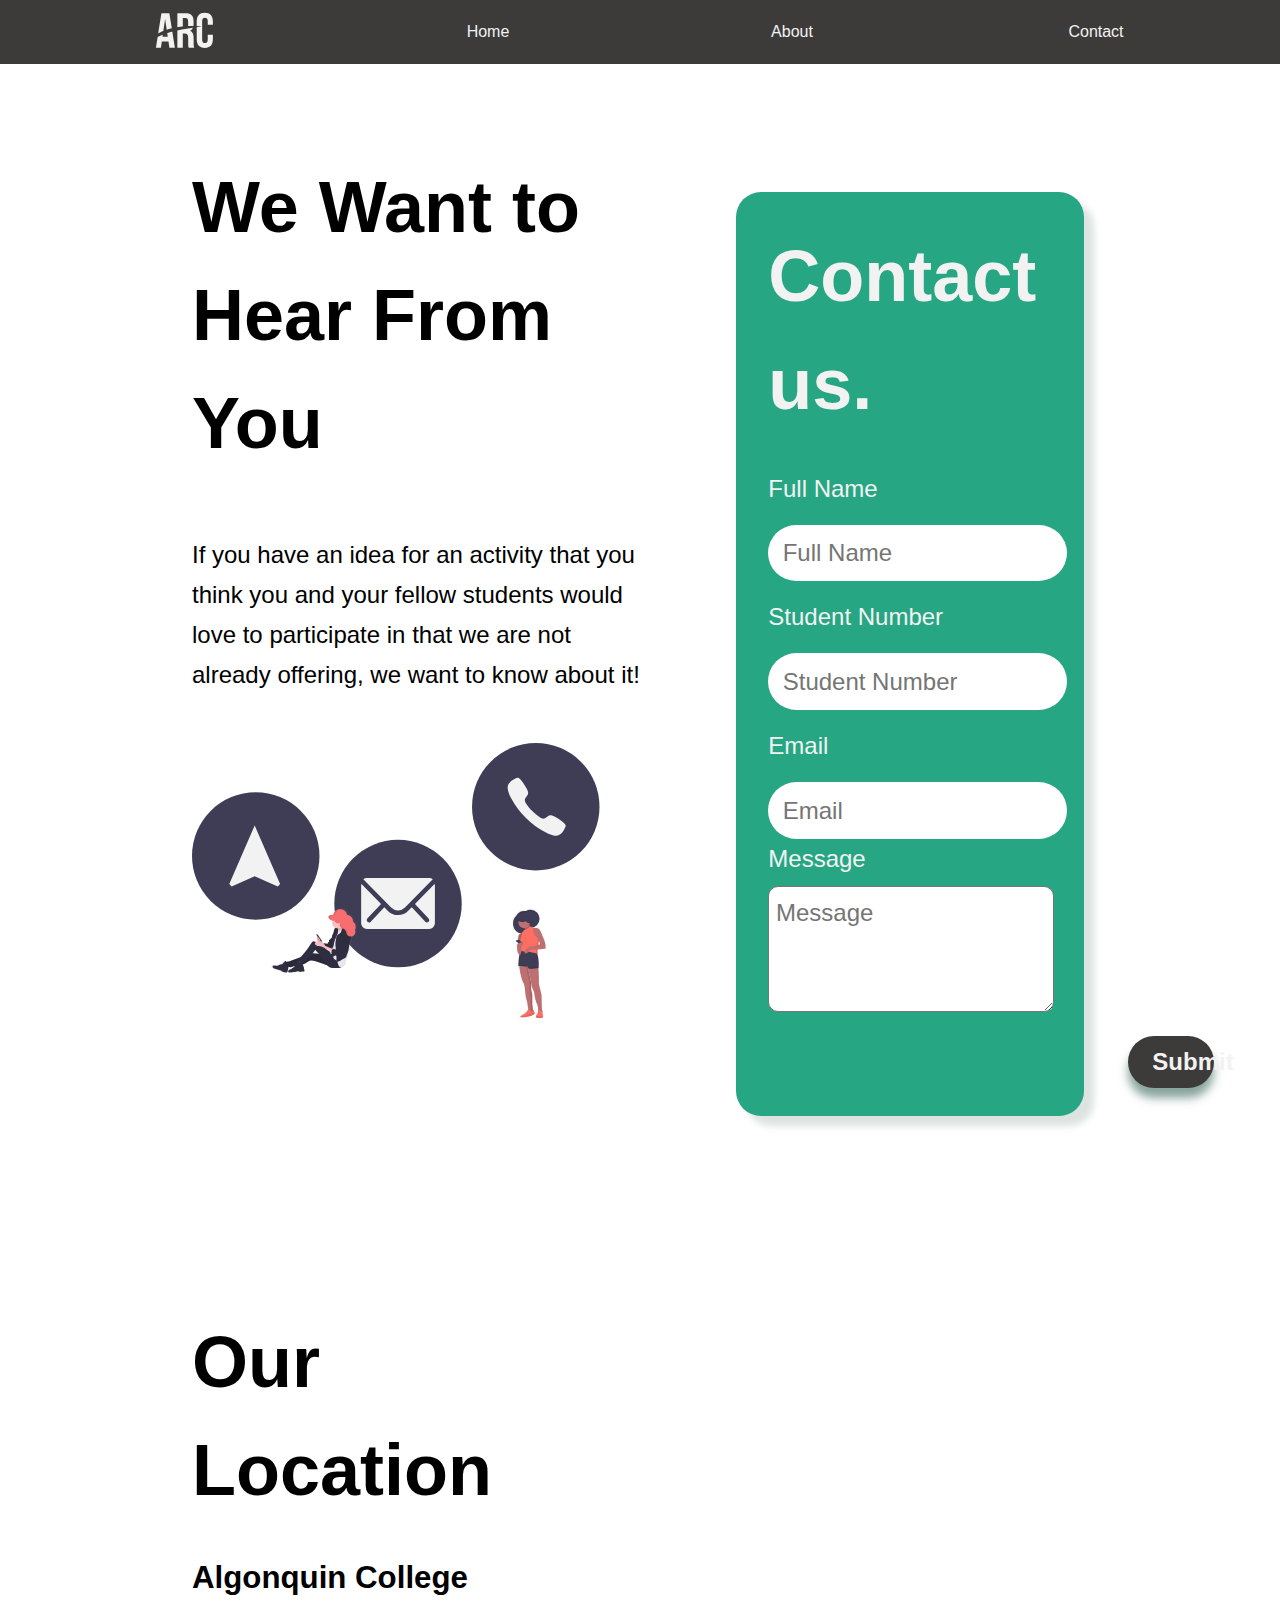
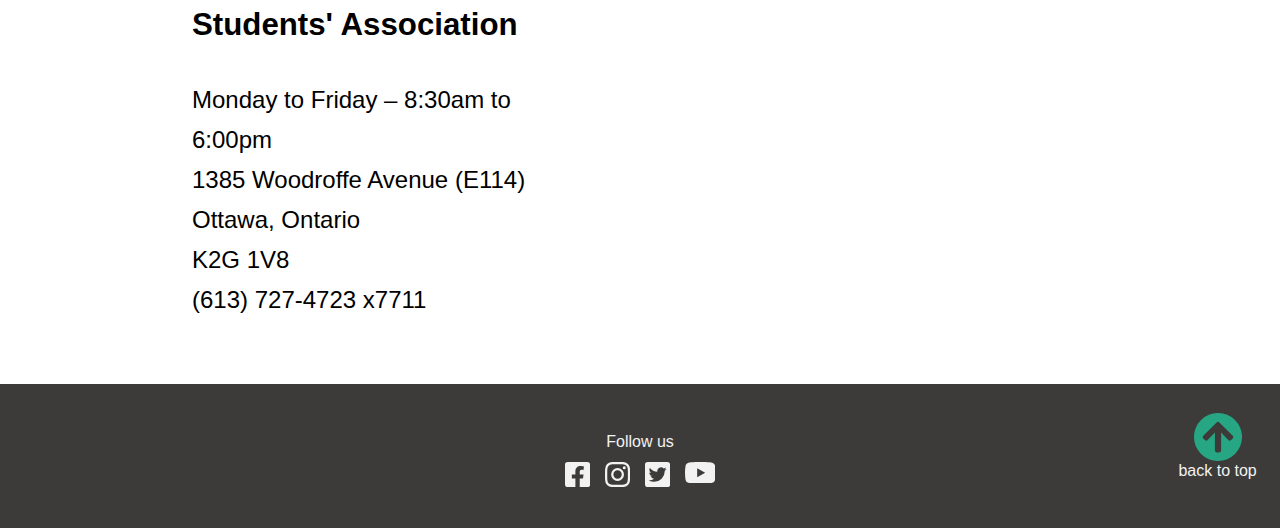
<file: prototype/contact.html>
<!DOCTYPE html>
<html lang="en">

<head>
    <meta charset="UTF-8">
    <meta http-equiv="X-UA-Compatible" content="IE=edge">
    <meta name="viewport" content="width=device-width, initial-scale=1.0">
    <link rel="stylesheet" href="css/contactstyle.css">
    <title>Contact</title>
</head>

<body>
    <header id="header">
        <nav class="main-nav">
            <ul class="nav-list">
                <li>
                    <div class="logo">
                        <svg version="1.1" id="Layer_1" xmlns="http://www.w3.org/2000/svg"
                            xmlns:xlink="http://www.w3.org/1999/xlink" x="0px" y="0px" viewBox="0 0 250 250"
                            style="enable-background:new 0 0 250 250;" xml:space="preserve">
                            <style type="text/css">
                                .st0 {
                                    fill: none;
                                }

                                .st1 {
                                    fill: #F2F2F2;
                                }
                            </style>
                            <g>
                                <path class="st0"
                                    d="M36.2,142.4l-1.3,8.5h21.5l-2.2-14.8c-4,1.3-8,2.6-12,4C40.3,140.9,38.3,141.6,36.2,142.4z" />
                                <path class="st0" d="M140.5,89c0-10.1-3.4-14.6-11.3-14.6h-10.7v34.1c4.8-0.5,9.6-0.9,14.4-1.3c2.5-0.2,5-0.3,7.5-0.4
                    c0.2-1.2,0.2-2.5,0.2-3.9V89z" />
                                <path class="st0" d="M45.5,79.2l-7.1,48.4c4.6-1.9,9.2-3.5,13.9-5.1l-6.4-43.3H45.5z" />
                                <path class="st1" d="M57.2,135.2c-1,0.3-1.9,0.6-2.9,0.9l2.2,14.8H35l1.3-8.5c-7.3,2.8-14.4,5.8-21.3,9.3l-7.1,44.2h20.5l3.8-25.7
                    h27.3l3.8,25.7h22.5l-10.5-65.7c-1,0.3-2,0.5-3.1,0.8C67.2,132.2,62.1,133.7,57.2,135.2z" />
                                <path class="st1" d="M37.6,127.9c0.3-0.1,0.5-0.2,0.8-0.3l7.1-48.4h0.4l6.4,43.3c0.2-0.1,0.5-0.2,0.7-0.3
                    c5.2-1.7,10.4-3.2,15.7-4.7c1.5-0.4,2.9-0.8,4.4-1.1l-10-62.3H30.5l-13.4,83.6c1.8-1,3.7-2,5.5-2.9C27.6,132.3,32.6,130,37.6,127.9
                    z" />
                                <path class="st1" d="M118.4,74.4h10.7c7.9,0,11.3,4.5,11.3,14.6v14c0,1.4-0.1,2.7-0.2,3.9c7.3-0.3,14.6-0.4,21.8-0.3
                    c0.4-2.6,0.7-5.5,0.7-8.6V86.7c0-21.9-9.9-32.6-33-32.6H96.1v57.5c7.4-1.3,14.8-2.3,22.3-3.1V74.4z" />
                                <path class="st1" d="M96.1,125.2v70.7h22.3v-57.7h7.7c10.1,0,14.6,4.9,14.6,18v22.3c0,11.5,0.8,13.8,2,17.4h22.7
                    c-2.2-5.3-2.4-10.3-2.4-17.2v-21.9c0-14.8-3.6-25.3-14.8-30v-0.4c5.6-2.6,9.5-6.7,11.8-12.4c-8.7,1.2-17.4,2.5-26,3.9
                    C121.3,120.1,108.7,122.4,96.1,125.2z" />
                                <path class="st1"
                                    d="M242.1,101.9V88.1c0-22.7-11.3-35.6-33.2-35.6s-33.2,13-33.2,35.6V107c7.2,0.4,14.4,1.1,21.6,2.1
                    c-5.3,0.8-10.7,1.5-16,2.1c-1.9,0.3-3.7,0.5-5.6,0.7v49.9c0,22.7,11.3,35.6,33.2,35.6s33.2-13,33.2-35.6V143h-21.1v20.3
                    c0,10.1-4.5,13.8-11.5,13.8c-7.1,0-11.5-3.6-11.5-13.8V86.7c0-10.1,4.5-14,11.5-14c7.1,0,11.5,3.8,11.5,14v15.2H242.1z" />
                            </g>
                        </svg>
                    </div>
                </li>
                <li>
                    <a href="home.html" class="home">Home</a>
                </li>
                <li>
                    <a href="about.html" class="about">About</a>
                </li>
                <li>
                    <a href="contact.html" class="contact">Contact</a>
                </li>
            </ul>
        </nav>
    </header>
    <main>
        <section class="section1">
            <div class="content">
                <h1>We Want to Hear From You</h1>
                <p>If you have an idea for an activity that you think you and your fellow students would love to
                    participate in that we are not already offering, we want to know about it!</p>
                <div class="contact-image">
                    <svg xmlns="http://www.w3.org/2000/svg" xmlns:xlink="http://www.w3.org/1999/xlink"
                        viewBox="0 0 723.754 488.857">
                        <defs>
                            <linearGradient id="a" x1="0.5" y1="1" x2="0.5" gradientUnits="objectBoundingBox">
                                <stop offset="0" stop-color="gray" stop-opacity="0.251" />
                                <stop offset="0.54" stop-color="gray" stop-opacity="0.122" />
                                <stop offset="1" stop-color="gray" stop-opacity="0.102" />
                            </linearGradient>
                            <linearGradient id="b" x1="0.5" y1="1" x2="0.5" y2="-0.001" xlink:href="#a" />
                        </defs>
                        <g transform="translate(-182.452 -125.88)">
                            <circle cx="113.198" cy="113.198" r="113.198" transform="translate(679.811 125.88)"
                                fill="#3f3d56" />
                            <path
                                d="M886.356,436.038c-3.941-3.941-13.419-9.886-18.119-12.106-5.424-2.6-7.418-2.559-11.256.215-3.193,2.265-5.266,4.45-8.935,3.646s-10.939-6.285-17.972-13.295-12.491-14.235-13.272-17.96,1.37-5.753,3.658-8.946c2.763-3.839,2.842-5.832.215-11.256-2.265-4.7-8.142-14.155-12.117-18.119s-4.835-3.092-7.01-2.265a40.537,40.537,0,0,0-6.421,3.4c-3.941,2.639-6.149,4.835-7.7,8.142s-3.307,9.444,5.719,25.514a142.336,142.336,0,0,0,25.027,33.373h0a142.549,142.549,0,0,0,33.486,25.072c16.058,9.06,22.207,7.259,25.514,5.719s5.5-3.726,8.131-7.7a40.013,40.013,0,0,0,3.4-6.421C889.448,440.873,890.331,439.99,886.356,436.038Z"
                                transform="translate(-43.07 -167.766)" fill="#f2f2f2" />
                            <circle cx="113.198" cy="113.198" r="113.198" transform="translate(435.169 297.817)"
                                fill="#3f3d56" />
                            <path
                                d="M674.119,522.468l-33.894,34.483a.611.611,0,0,0,0,.883l23.781,25.287a4.092,4.092,0,1,1-5.787,5.787l-23.657-25.2a.645.645,0,0,0-.906,0l-5.764,5.82a25.332,25.332,0,0,1-18.119,7.621,25.888,25.888,0,0,1-18.436-7.836l-5.537-5.662a.646.646,0,0,0-.906,0l-23.6,25.14a4.092,4.092,0,1,1-5.786-5.787l23.69-25.23a.679.679,0,0,0,0-.883L545.3,522.412a.623.623,0,0,0-1.064.441v69a10.1,10.1,0,0,0,10.067,10.067H665.139a10.1,10.1,0,0,0,10.067-10.067V522.91a.623.623,0,0,0-1.087-.442Z"
                                transform="translate(-61.36 -145.653)" fill="#f2f2f2" />
                            <path
                                d="M609.288,570.237a17.145,17.145,0,0,0,12.366-5.1l49.363-50.246a9.853,9.853,0,0,0-6.229-2.265H553.878a9.784,9.784,0,0,0-6.228,2.265l49.374,50.246A17.077,17.077,0,0,0,609.288,570.237Z"
                                transform="translate(-60.911 -146.924)" fill="#f2f2f2" />
                            <circle cx="113.198" cy="113.198" r="113.198" transform="translate(182.452 213.281)"
                                fill="#3f3d56" />
                            <path d="M370.127,430.16,325,534.276l4.213,4.213,40.926-18.051,40.926,18.051,4.213-4.213Z"
                                transform="translate(-76.346 -157.845)" fill="#f2f2f2" />
                            <path
                                d="M847.251,609.63q-1.54-3.76-3.159-7.5a22.256,22.256,0,0,0-3.862-6.67,7.063,7.063,0,0,0-2.265-1.7,9.654,9.654,0,0,0-2.956-.589,23.588,23.588,0,0,0-4.643-.124c-.6-.181-1.28-.419-1.948-.691a16.171,16.171,0,0,0,12.049-15v-.691A16.137,16.137,0,0,0,824.4,560.46a15.855,15.855,0,0,0-8.437,2.412,15.14,15.14,0,0,0-16.986,8.187,18.719,18.719,0,0,0-5.775,13.929v.714c.294,8.8,5.979,15.854,13.159,16.568a7.54,7.54,0,0,0-2.084,1.393c-2.2,2.118-2.559,5.481-2.8,8.539l-.17,2.265-3.805,1.359a.7.7,0,0,0-.17,1.234l3.635,2.593v.645a2.828,2.828,0,0,0,.068.736,5.2,5.2,0,0,0-1.4,2,9.264,9.264,0,0,0-.328,3.669l.136,3.16a24.812,24.812,0,0,0,.962,7.032c.476,1.4,2.537,4.79,4.02,4.813-1.37,6.228-1.733,19.365-1.733,19.365-.17.17.306.328,1.132.464.815,6.251,3.477,23.781,8.2,31.493a66.368,66.368,0,0,1,1.778,7.655s1.348,16.658,3.125,21.607c1.517,4.213,2.718,14.609,3.046,17.621a1.732,1.732,0,0,0-1.257,1.291c-.895,2.7-6.693,6.795-6.693,6.795a28.047,28.047,0,0,0-5.005,3.2c-1.823,1.642-1.755,3.126,6.342,2.2,15.628-1.8,18.3-6.795,18.3-6.795s-.249-.838-.623-1.925a20.909,20.909,0,0,0-2.05-4.836c-.227-.215-.453.147-.725.714a96.954,96.954,0,0,1-1.065-21.867s.442-7.655-1.789-13.057a24.718,24.718,0,0,1,0-8.55c.895-3.6-3.567-21.165-3.567-21.165L819.28,662.99a3.713,3.713,0,0,1,.714,1.506l.068.26.068.374a.7.7,0,0,0,.181.351c1.744,7.248,6.523,27.326,6.523,30.27,0,3.6,4.462,12.6,4.462,12.6s1.778,14.858,4.9,20.7c2.378,4.45,2.435,10.973,2.321,13.85h0s-.532,3.7-1.427,4.6a10.939,10.939,0,0,0-1.687,2.933l-.1.215s-1.336,2.707-.442,3.159a21.935,21.935,0,0,0,10.713,1.348s1.789-2.265,1.789-3.148a14.248,14.248,0,0,0-.2-1.608c-.328-2.129-.94-5.481-.951-5.515.374-1.449-1.132-5.481-1.132-5.481l-.453-12.6a58.185,58.185,0,0,0-3.126-25.22s-2.265-8.1-1.778-10.35-.895-26.114-.895-26.114l-.136-.34a25.815,25.815,0,0,1,.136-5.062c.442-5.4-1.336-16.658-1.789-17.1a14.844,14.844,0,0,1-.634-3.726c.1-.94.407-3.692.827-7.112a127.866,127.866,0,0,0,13.159-1.132,1.642,1.642,0,0,0,1.132-.453,1.584,1.584,0,0,0,.26-.917C852.3,622.495,849.822,615.9,847.251,609.63Zm-8.98,14.28c.464-3.227.963-6.353,1.461-8.674l.068.2a63.023,63.023,0,0,1,2.151,7.134A24.254,24.254,0,0,1,838.271,623.91Z"
                                transform="translate(-40.889 -140.589)" fill="url(#a)" />
                            <path
                                d="M802.37,648.784s2.673,24.042,8.459,33.384a64.784,64.784,0,0,1,1.778,7.565s1.336,16.466,3.114,21.358,3.114,18.255,3.114,18.255,6.228,7.112,8.459,1.336a93.791,93.791,0,0,1-1.336-23.147s.442-7.565-1.778-12.91a24.145,24.145,0,0,1,0-8.448c.883-3.567-3.567-20.916-3.567-20.916l-3.556-17.36Z"
                                transform="translate(-39.004 -129.01)" fill="#be6f72" />
                            <path
                                d="M830.116,725.719s-2.673,4.892-18.243,6.67c-8.086.917-8.142-.544-6.319-2.174a28.174,28.174,0,0,1,4.983-3.171s5.787-4,6.67-6.67,4.009-.442,4.009-.442c4.45,6.67,5.345-1.789,6.228-.895a20.067,20.067,0,0,1,2.05,4.768C829.867,724.881,830.116,725.719,830.116,725.719Z"
                                transform="translate(-38.856 -119.598)" fill="#ff6f61" />
                            <path
                                d="M830.116,725.154s-2.673,4.892-18.243,6.67c-8.086.917-8.142-.544-6.319-2.174,1.268.8,3.828,1.132,8.98-.94,7.417-3.035,12.8-4.79,14.96-5.47C829.867,724.316,830.116,725.154,830.116,725.154Z"
                                transform="translate(-38.856 -119.032)" opacity="0.1" />
                            <path
                                d="M824.6,707.534s.442-7.565-1.778-12.91a24.128,24.128,0,0,1,0-8.448c.883-3.567-3.567-20.916-3.567-20.916L815.7,647.9l-3.08.181,3.522,17.179s4.451,17.349,3.567,20.916a24.138,24.138,0,0,0,0,8.448c2.265,5.345,1.778,12.91,1.778,12.91a93.79,93.79,0,0,0,1.336,23.147,3.9,3.9,0,0,1-1.291,1.834c1.654.747,3.4.713,4.405-1.834A93.793,93.793,0,0,1,824.6,707.534Z"
                                transform="translate(-37.818 -129.01)" opacity="0.1" />
                            <path
                                d="M824.284,562.42a15.859,15.859,0,0,0-8.4,2.389,15.118,15.118,0,0,0-16.987,8.1,18.436,18.436,0,0,0-5.764,13.77c0,9.467,6.376,17.134,14.235,17.134,5.662,0,10.622-4.031,12.9-9.863a15.629,15.629,0,0,0,4.009.521,16.024,16.024,0,0,0,0-32.048Z"
                                transform="translate(-40.483 -140.33)" fill="#3f3d56" />
                            <path
                                d="M834.33,650.65l1.336,3.556s1.336,23.589.883,25.819,1.789,10.192,1.789,10.192a56.972,56.972,0,0,1,3.114,24.914l.442,12.457s1.778,4.892.894,5.787-7.6-.793-7.6-.793.895-9.342-2.265-15.129-4.892-20.474-4.892-20.474-4.451-8.9-4.451-12.457-7.123-32.489-7.123-32.489Z"
                                transform="translate(-37.985 -128.645)" fill="#be6f72" />
                            <path
                                d="M801.584,653.536s.453-16.024,2.265-20.916a33.215,33.215,0,0,0,1.982-7.1s26.94,4.87,29.171,3.092c0,0,.442,6.228.895,6.67s2.265,11.574,1.778,16.919,0,5.334,0,5.334-18.255,2.672-18.7,0-1.778-2.661-1.778-2.661S800.7,654.374,801.584,653.536Z"
                                transform="translate(-39.46 -131.973)" fill="#3f3d56" />
                            <g transform="translate(762.125 496.638)" opacity="0.1">
                                <path
                                    d="M816.268,650.367s-11.256-.306-14.654-.917v.917c-.883.883,15.582,1.336,15.582,1.336a1.133,1.133,0,0,1,.611.249C817.208,650.367,816.268,650.367,816.268,650.367Z"
                                    transform="translate(-801.58 -625.442)" />
                                <path
                                    d="M833.844,634.92c-.453-.442-.894-6.67-.894-6.67a1.916,1.916,0,0,1-.759.272c.159,1.88.464,4.768.759,5.062s2.265,11.573,1.778,16.919,0,5.334,0,5.334-14.438,2.118-17.938.7a5.369,5.369,0,0,0,.136.634c.442,2.673,18.7,0,18.7,0s-.453,0,0-5.334S834.286,635.373,833.844,634.92Z"
                                    transform="translate(-799.565 -628.25)" />
                                <path
                                    d="M816.268,650.367s-11.256-.306-14.654-.917v.917c-.883.883,15.582,1.336,15.582,1.336a1.133,1.133,0,0,1,.611.249C817.208,650.367,816.268,650.367,816.268,650.367Z"
                                    transform="translate(-801.58 -625.442)" />
                                <path
                                    d="M833.844,634.92c-.453-.442-.894-6.67-.894-6.67a1.916,1.916,0,0,1-.759.272c.159,1.88.464,4.768.759,5.062s2.265,11.573,1.778,16.919,0,5.334,0,5.334-14.438,2.118-17.938.7a5.369,5.369,0,0,0,.136.634c.442,2.673,18.7,0,18.7,0s-.453,0,0-5.334S834.286,635.373,833.844,634.92Z"
                                    transform="translate(-799.565 -628.25)" />
                            </g>
                            <path
                                d="M820.021,587.715a5.9,5.9,0,0,0,1.7,2.2,3.806,3.806,0,0,0,1.6.691c-1,.578-2.083,1.008-3.08,1.586a54.782,54.782,0,0,0-4.53,3.4,9.215,9.215,0,0,1-5.2,2.016,6.365,6.365,0,0,0,.724-6.33,5.908,5.908,0,0,1-.793-2.2c0-1.28,1.132-2.265,2.185-2.944.849-.578,1.721-1.133,2.6-1.687.691-.43,1.733-1.336,2.6-1.3s.974.8,1.132,1.6A12.559,12.559,0,0,0,820.021,587.715Z"
                                transform="translate(-37.97 -137.586)" fill="#be6f72" />
                            <path
                                d="M820.021,587.715a5.9,5.9,0,0,0,1.7,2.2,3.806,3.806,0,0,0,1.6.691c-1,.578-2.083,1.008-3.08,1.586a54.782,54.782,0,0,0-4.53,3.4,9.215,9.215,0,0,1-5.2,2.016,6.365,6.365,0,0,0,.724-6.33,5.908,5.908,0,0,1-.793-2.2c0-1.28,1.132-2.265,2.185-2.944.849-.578,1.721-1.133,2.6-1.687.691-.43,1.733-1.336,2.6-1.3s.974.8,1.132,1.6A12.559,12.559,0,0,0,820.021,587.715Z"
                                transform="translate(-37.97 -137.586)" opacity="0.1" />
                            <circle cx="10.237" cy="10.237" r="10.237" transform="translate(781.499 455.916)"
                                fill="#be6f72" />
                            <path
                                d="M842.373,730.878c0,.895-1.778,3.114-1.778,3.114a22.038,22.038,0,0,1-10.679-1.336c-.894-.442.442-3.114.442-3.114l.1-.215a10.8,10.8,0,0,1,1.687-2.9c.883-.883,1.416-4.53,1.416-4.53,2.763-4.53,7.667,1.959,7.667,1.959s.623,3.4.951,5.458A15.571,15.571,0,0,1,842.373,730.878Z"
                                transform="translate(-36.491 -119.423)" fill="#ff6f61" />
                            <path
                                d="M842.373,729.826c0,.894-1.778,3.114-1.778,3.114a22.038,22.038,0,0,1-10.679-1.336c-.894-.442.442-3.114.442-3.114l.1-.215a21.518,21.518,0,0,0,9.694,1.993l2.027-2.027C842.294,729,842.373,729.6,842.373,729.826Z"
                                transform="translate(-36.491 -118.37)" opacity="0.1" />
                            <circle cx="10.011" cy="10.011" r="10.011" transform="translate(762.265 434.773)"
                                fill="#be6f72" />
                            <path
                                d="M803.279,600.453c-2.2,2.095-2.56,5.413-2.786,8.437l-.34,4.428a22.32,22.32,0,0,0-.079,3.59c0,.736.181,1.484.249,2.265s.091,1.767.1,2.661v6.546a7.721,7.721,0,0,0,.725,3.929,2.673,2.673,0,0,0,3.4,1.223,3.873,3.873,0,0,0,1.4-2.174,33.8,33.8,0,0,0,2.265-8.289c.091-.985.1-1.97.193-2.956s.26-2.016.408-3.012c.634-4.167.917-8.38,1.2-12.581.079-1.246,1.2-6.149-.43-6.693-.793-.26-2.435.555-3.193.827A8.988,8.988,0,0,0,803.279,600.453Z"
                                transform="translate(-38.688 -135.648)" fill="#be6f72" />
                            <path
                                d="M803.279,600.453c-2.2,2.095-2.56,5.413-2.786,8.437l-.34,4.428a22.32,22.32,0,0,0-.079,3.59c0,.736.181,1.484.249,2.265s.091,1.767.1,2.661v6.546a7.721,7.721,0,0,0,.725,3.929,2.673,2.673,0,0,0,3.4,1.223,3.873,3.873,0,0,0,1.4-2.174,33.8,33.8,0,0,0,2.265-8.289c.091-.985.1-1.97.193-2.956s.26-2.016.408-3.012c.634-4.167.917-8.38,1.2-12.581.079-1.246,1.2-6.149-.43-6.693-.793-.26-2.435.555-3.193.827A8.988,8.988,0,0,0,803.279,600.453Z"
                                transform="translate(-38.688 -135.648)" opacity="0.1" />
                            <path
                                d="M823.45,588.16s-7.565,5.787-12.015,7.123c0,0-2.639,3.012-3.091,3.737s-1.359,8.72-2.265,10.509-3.114,5.787,0,9.784c0,0,.883,4.009.442,5.345s-2.061,6.228-.589,6.455,5.934,3.329,9.931,2.446,18.923,3.4,18.923,3.4,2.469-22.932,4.258-26.986l-4.009-1.336s-11.12-6.67-4.45-16.907C830.573,591.727,824.322,590.391,823.45,588.16Z"
                                transform="translate(-39.18 -136.921)" fill="#ff6f61" />
                            <path
                                d="M796.873,612.167l9.2,6.511a.679.679,0,0,0,.8,0l2.491-1.869a.7.7,0,0,0,0-1.064l-7.078-6.285a.68.68,0,0,0-.691-.136l-4.541,1.631a.691.691,0,0,0-.181,1.212Z"
                                transform="translate(-39.041 -134.124)" fill="#3f3d56" />
                            <path
                                d="M799.705,631.2a24.651,24.651,0,0,1-.963-6.942l-.136-3.137a9.058,9.058,0,0,1,.328-3.624,5.922,5.922,0,0,1,3.816-3.341,13.182,13.182,0,0,1,5.2-.374,1.338,1.338,0,0,1,.668.181,1.245,1.245,0,0,1,.362.612,4.1,4.1,0,0,1,.2,3.272,3.393,3.393,0,0,1-1.042,1.076c-1.235.883-2.673,1.472-3.839,2.435a1.393,1.393,0,0,0-.521.657,1.532,1.532,0,0,0,0,.714,11.416,11.416,0,0,0,.589,1.823,1.8,1.8,0,0,0,.51.77c.215.181.5.249.725.419.487.4,1.506.917,1.45,1.54-.17,2.265-1.529,4.8-2.061,7.044C803.974,638.707,800.362,633.113,799.705,631.2Z"
                                transform="translate(-38.818 -133.542)" fill="#be6f72" />
                            <g transform="translate(773.671 472.382)" opacity="0.1">
                                <path
                                    d="M812.229,628.263h-.249a7.625,7.625,0,0,0,2.91,0h.283a10.19,10.19,0,0,0-2.944,0Z"
                                    transform="translate(-811.98 -604.006)" />
                                <path
                                    d="M833.341,606.83c-1.6,3.59-3.952,23.034-4.371,26.9,1.563.408,2.593.7,2.593.7s2.446-22.875,4.235-26.929Z"
                                    transform="translate(-809.73 -606.83)" />
                            </g>
                            <path
                                d="M830.607,603.038a3.4,3.4,0,0,0,1.461,2.208,19.605,19.605,0,0,1,2.593,2.627,18.6,18.6,0,0,1,2.571,5.153,63.169,63.169,0,0,1,2.141,7.044c-5.662,2.627-12.094,2.5-18.119,4.235a14.462,14.462,0,0,0-6.795,4.02,9.365,9.365,0,0,0-2.5,7.372.961.961,0,0,0,.136.442.951.951,0,0,0,.793.317,6.794,6.794,0,0,0,4.156-1.427,19.77,19.77,0,0,0,3.182-3.126,5.118,5.118,0,0,1,2.265-1.676c3.273-1,6.794-.94,10.192-1a128.421,128.421,0,0,0,15.186-1.2,1.223,1.223,0,0,0,1.359-1.359c.5-6.682-1.982-13.2-4.53-19.4q-1.529-3.726-3.148-7.417a21.969,21.969,0,0,0-3.85-6.591,6.8,6.8,0,0,0-2.265-1.676,9.576,9.576,0,0,0-3.035-.566,21.515,21.515,0,0,0-4.972-.091,10.593,10.593,0,0,0-.476,2.571c.091,3.058,1.427,5.923,2.741,8.686C829.859,602.607,830.347,602.63,830.607,603.038Z"
                                transform="translate(-38.715 -136.567)" fill="#be6f72" />
                            <path
                                d="M812.542,606.67A8.3,8.3,0,0,0,811.41,611a5.831,5.831,0,0,0,.283,1.767,5.73,5.73,0,0,0,3.612,3.4"
                                transform="translate(-37.59 -134.47)" fill="none" stroke="#000" stroke-miterlimit="10"
                                stroke-width="1" opacity="0.1" />
                            <path
                                d="M819.9,574.237a5.194,5.194,0,0,0-1.642.26c-1.484-2.265-4.972-3.828-9.059-3.828-5.413,0-9.8,2.8-9.8,6.24s4.383,6.228,9.8,6.228a13.78,13.78,0,0,0,5.877-1.246,5.334,5.334,0,1,0,4.8-7.655Z"
                                transform="translate(-39.261 -139.237)" fill="#3f3d56" />
                            <path
                                d="M820.341,583.079a5.323,5.323,0,0,1-4.8-3.025,13.779,13.779,0,0,1-5.877,1.247c-5.4,0-9.784-2.786-9.784-6.228a3.7,3.7,0,0,1,0-.623,4.225,4.225,0,0,0-.5,1.959c0,3.4,4.383,6.228,9.8,6.228a13.782,13.782,0,0,0,5.877-1.246,5.334,5.334,0,0,0,10.045-1.325A5.311,5.311,0,0,1,820.341,583.079Z"
                                transform="translate(-39.259 -138.737)" opacity="0.1" />
                            <path
                                d="M798.911,575.533a15.118,15.118,0,0,1,16.986-8.1,16.013,16.013,0,0,1,24.37,12.3V578.4a16.013,16.013,0,0,0-24.426-13.589,15.118,15.118,0,0,0-16.986,8.1,18.436,18.436,0,0,0-5.764,13.771v1.336A18.119,18.119,0,0,1,798.911,575.533Z"
                                transform="translate(-40.487 -140.33)" opacity="0.1" />
                            <path
                                d="M547.756,591.629a11.109,11.109,0,0,0-4.428-8.969,13.023,13.023,0,0,0-10.883-12.774,13,13,0,0,0-8.663-9.682h0a11.064,11.064,0,0,0-1.608-.374h-1.914a12.751,12.751,0,0,0-12.321,10.894c-3.975-.917-7.61.272-8.278,2.786a3.4,3.4,0,0,0,.113,2.016c.68,1.948,2.888,3.816,5.843,4.734l.385.113.578.147h.124a10.013,10.013,0,0,0-.951,4.292,9.9,9.9,0,0,0,5.334,8.833l-.26.159a3.533,3.533,0,0,0-.861,1.2,17.957,17.957,0,0,0-1.665,4.009c-.283,1.2-.329,2.446-.68,3.635-.657,2.185-2.333,4.031-2.525,6.307-.091,1.019.079,2.265-.646,2.922a3.517,3.517,0,0,1-.578.408,4.679,4.679,0,0,0-1.257,1.325,4.4,4.4,0,0,1-.883,1.268c-.657.487-1.733.442-2.05,1.2s.51,1.653.317,2.48-.895.985-1.4,1.45a5.04,5.04,0,0,0-1.212,2.265,7.428,7.428,0,0,1-6.115-1.562,11.426,11.426,0,0,1,.634,2.265,9.921,9.921,0,0,0-3.3-1.653,10.4,10.4,0,0,1-3.511-2.6l1.88-.261-8.3-12.672-2.457-.509,2.2,4.224a1.347,1.347,0,0,0-.747.895,3.835,3.835,0,0,0-.079,1.438,25.743,25.743,0,0,0,.566,3.4l.634,2.967c.057.272.124.555.2.827a7.808,7.808,0,0,0-2.457.272,21.387,21.387,0,0,0-5.107-1.212,2.83,2.83,0,0,0-1.133,0,2.93,2.93,0,0,0-1.076.872,34.827,34.827,0,0,0-3.794,5.345c-4.53,7.768-10.43,14.552-16.013,21.573-3.85,1.563-7.734,3.046-11.619,4.53l-8.357,3.193a12.67,12.67,0,0,1-5.187,1.132c-.793,0-1.778-.17-2.265.51a4.768,4.768,0,0,0-.51,1.133l-.861.09h0a9.9,9.9,0,0,0-2-3.692,1.268,1.268,0,0,0-.94.725c-.2.374-.328.781-.566,1.132-.442.657-1.223.974-1.778,1.529s-.906,1.416-1.518,1.982a6,6,0,0,1-2.842,1.133,17.93,17.93,0,0,0-4.45,1.687,7.18,7.18,0,0,1-1.642.759,6.162,6.162,0,0,1-1.936.068l-4.416-.328a3.486,3.486,0,0,0-1.189.057,2.265,2.265,0,0,0-1.4,2.265,3.568,3.568,0,0,0,1.4,2.435,8.992,8.992,0,0,0,2.514,1.3A73.782,73.782,0,0,0,411.626,671v.895a20.1,20.1,0,0,0,9.059,2.152,1.405,1.405,0,0,0,.68-.124,1.5,1.5,0,0,0,.566-.883,36.434,36.434,0,0,0,1.766-8.674h0a4.53,4.53,0,0,0,1.6-.408c1.517-.419,3.035.623,4.609.793,1.936.215,3.726-.917,5.56-1.608l.793-.261a8.7,8.7,0,0,1-1.835,1.755c-.759.543-1.608.951-2.344,1.517a16.157,16.157,0,0,1-1.993,1.54,12.526,12.526,0,0,1-1.529.589,10.086,10.086,0,0,0-2.186,1.132,4.426,4.426,0,0,0-1.483,1.45,2.175,2.175,0,0,0-.125,2.038,2.152,2.152,0,0,0,1.461,1.019,5.983,5.983,0,0,0,1.8,0c2.4-.181,4.79-.4,7.18-.611a19.127,19.127,0,0,0,3-.43c.521-.125,1.042-.294,1.563-.442a13.941,13.941,0,0,1,2.729-.408,2.266,2.266,0,0,1,.793.079c.555.181.951.747,1.518.861a2.267,2.267,0,0,0,1.132-.147,25.246,25.246,0,0,1,5.311-.566,2.192,2.192,0,0,0,2.061-.917c.362-.725-.294-1.891-.589-2.854a8.731,8.731,0,0,1-.249-1.88,11.767,11.767,0,0,0-1.314-4.462,11.652,11.652,0,0,1-.985-2.038,51.5,51.5,0,0,0,9.773-4.96,17.475,17.475,0,0,1,5.572-2.684,15.154,15.154,0,0,1,7,.815,159.219,159.219,0,0,1,16.047,5.594c2.5,1.031,4.994,2.118,7.576,2.9a11.82,11.82,0,0,0,2.7,2.616,12.459,12.459,0,0,0,5.832,1.6,76.481,76.481,0,0,0,8.21.306,13.85,13.85,0,0,0,6.115-1.132,6.278,6.278,0,0,0,1.28-.849,5.073,5.073,0,0,0,4.031-1.483,9.772,9.772,0,0,0,3.069-4.847c.668-2.582.159-5.662,1.744-7.723.419-.566.974-1.019,1.393-1.585a4.462,4.462,0,0,0,.725-2.616.529.529,0,0,1,.068-.1,9.585,9.585,0,0,0,.68-2.6,14.918,14.918,0,0,1,.736-2.061,63.584,63.584,0,0,0,2.106-6.1,35.624,35.624,0,0,0,.974-4.19c.17-1.132.272-2.265.362-3.4a21.1,21.1,0,0,1,1.031-5.243,42.671,42.671,0,0,0,2.378-12.547v-.249a8.414,8.414,0,0,0,7.451-8.561,8.934,8.934,0,0,0-.781-3.658,11.323,11.323,0,0,0,1.518-5.708Zm-40.518,49.227c.125.442.272.872.419,1.3-.668-.646-1.314-1.314-1.982-1.97.26.091.532.17.781.272a4.209,4.209,0,0,1,.747.4Zm-3.2-2.174c-3.918-3.4-8.448-6.036-12.457-9.331,2.186,1.076,4.315,2.333,6.421,3.533q3.748,2.14,7.6,4.111a6.221,6.221,0,0,1-1.6,1.687Zm1.665-8.561.193-.193v1.348l-1.053-.363a9.4,9.4,0,0,0,.827-.793Zm-34.46,9.173a32.42,32.42,0,0,0,4.167-5.945c1.552,2.706,4.077,4.666,6.217,6.942C478.168,639.848,474.7,639.474,471.237,639.293Z"
                                transform="translate(-72.303 -140.673)" fill="url(#b)" />
                            <path d="M415.35,438.25l2.469.5,8.414,12.445-3.7.5Z" transform="translate(-12.335 27.393)"
                                fill="#2f2e41" />
                            <path
                                d="M414.49,645.475a48.451,48.451,0,0,0,2.469,6.421,61.143,61.143,0,0,0,8.21-2.344,25.853,25.853,0,0,0-1.71-2.265,8.447,8.447,0,0,0-2.322-1.778,6.388,6.388,0,0,0-2.82,0C417.049,645.475,415.77,645.5,414.49,645.475Z"
                                transform="translate(-68.405 -129.347)" fill="#fbbebe" />
                            <path
                                d="M423.623,649.21a5.119,5.119,0,0,1-2.808-3.193,10.281,10.281,0,0,0-2.14-3.816,1.223,1.223,0,0,0-.951.713c-.2.362-.328.77-.555,1.132-.453.646-1.246.963-1.812,1.506s-.906,1.393-1.517,1.948a6.024,6.024,0,0,1-2.865,1.132,18.591,18.591,0,0,0-4.53,1.664,7.816,7.816,0,0,1-1.665.748,6.589,6.589,0,0,1-1.948,0l-4.462-.317a3.484,3.484,0,0,0-1.132,0,2.163,2.163,0,0,0-1.416,2.265,3.4,3.4,0,0,0,1.416,2.4,9.4,9.4,0,0,0,2.537,1.291,74.619,74.619,0,0,0,11.958,3.4v.883a20.7,20.7,0,0,0,9.116,2.117,1.539,1.539,0,0,0,.68-.113,1.5,1.5,0,0,0,.566-.883,35.332,35.332,0,0,0,1.869-9.694,7.724,7.724,0,0,0-.193-2.5c-.249-.8.589-.464-.181-.781"
                                transform="translate(-70.119 -129.765)" fill="#2f2e41" />
                            <path
                                d="M506.2,633.953c-13.227.793-26.3-3.08-39.544-3.488a19.3,19.3,0,0,0-4.915.306,24.762,24.762,0,0,0-4.869,1.891c-7.1,3.307-14.45,6.047-21.788,8.776l-8.437,3.137a12.772,12.772,0,0,1-5.221,1.133c-.8,0-1.789-.17-2.265.5-1.37,2.038-.725,5.017.181,7.3.294.736.793,1.54,1.585,1.619a4.606,4.606,0,0,0,1.608-.408c1.529-.408,3.058.623,4.643.793,1.948.2,3.76-.906,5.606-1.585,3.058-1.132,6.387-1.132,9.6-1.631,5.379-.895,10.373-3.4,15.039-6.24a17.553,17.553,0,0,1,5.606-2.65,15.517,15.517,0,0,1,7.055.8,161.944,161.944,0,0,1,16.182,5.5,75.425,75.425,0,0,0,8.448,3.091,30.575,30.575,0,0,0,18.946-1.133c2.118-.838,4.416-2.265,4.53-4.6.079-1.3-.94-2.446-1.608-3.567-.43-.713-.872-1.427-1.336-2.118C512.984,638.109,510.221,633.715,506.2,633.953Z"
                                transform="translate(-69.69 -131.324)" fill="#2f2e41" />
                            <path
                                d="M506.2,633.953c-13.227.793-26.3-3.08-39.544-3.488a19.3,19.3,0,0,0-4.915.306,24.762,24.762,0,0,0-4.869,1.891c-7.1,3.307-14.45,6.047-21.788,8.776l-8.437,3.137a12.772,12.772,0,0,1-5.221,1.133c-.8,0-1.789-.17-2.265.5-1.37,2.038-.725,5.017.181,7.3.294.736.793,1.54,1.585,1.619a4.606,4.606,0,0,0,1.608-.408c1.529-.408,3.058.623,4.643.793,1.948.2,3.76-.906,5.606-1.585,3.058-1.132,6.387-1.132,9.6-1.631,5.379-.895,10.373-3.4,15.039-6.24a17.553,17.553,0,0,1,5.606-2.65,15.517,15.517,0,0,1,7.055.8,161.944,161.944,0,0,1,16.182,5.5,75.425,75.425,0,0,0,8.448,3.091,30.575,30.575,0,0,0,18.946-1.133c2.118-.838,4.416-2.265,4.53-4.6.079-1.3-.94-2.446-1.608-3.567-.43-.713-.872-1.427-1.336-2.118C512.984,638.109,510.221,633.715,506.2,633.953Z"
                                transform="translate(-69.69 -131.324)" opacity="0.1" />
                            <path
                                d="M436.92,646.644q3.1,1.053,6.262,1.948c1.132-1.936,3.4-3.284,3.884-5.5a.521.521,0,0,0,0-.294.543.543,0,0,0-.238-.215,11.868,11.868,0,0,0-4.915-1.438c-1.359-.079-1.982,1.336-2.593,2.333C439.083,643.915,437.475,646.859,436.92,646.644Z"
                                transform="translate(-66.667 -129.905)" fill="#fbbebe" />
                            <path
                                d="M441.872,645.147a4.529,4.529,0,0,1-3.046-2c-.283-.51-.6-1.2-1.189-1.132s-.781.68-.906,1.211a33.966,33.966,0,0,1-1.71,5.878,11.028,11.028,0,0,1-3.658,4.813c-.77.532-1.619.929-2.378,1.495a16.321,16.321,0,0,1-2,1.517,11.922,11.922,0,0,1-1.54.566,10.654,10.654,0,0,0-2.2,1.133,4.356,4.356,0,0,0-1.506,1.438,2.072,2.072,0,0,0-.113,2,2.14,2.14,0,0,0,1.461,1,6.151,6.151,0,0,0,1.823,0c2.412-.17,4.824-.385,7.236-.6a20.891,20.891,0,0,0,3.024-.419l1.574-.43a12.535,12.535,0,0,1,2.752-.408,2.144,2.144,0,0,1,.8.079c.555.181.951.736,1.529.849a2.557,2.557,0,0,0,1.132-.147,25.006,25.006,0,0,1,5.356-.555,2.261,2.261,0,0,0,2.084-.906c.453-.883-.294-1.869-.6-2.82a9.059,9.059,0,0,1-.249-1.846,11.254,11.254,0,0,0-1.325-4.394c-.611-1.132-1.449-2.378-1.019-3.578a3.4,3.4,0,0,0,.407-1.235C447.443,644.706,442.982,645.4,441.872,645.147Z"
                                transform="translate(-68.182 -129.79)" fill="#2f2e41" />
                            <path
                                d="M479.723,616.16a10.328,10.328,0,0,1-5.277-5.232c-.215-.5-.4-1.03-.612-1.529a11.62,11.62,0,0,0-3.148-4.382,1.551,1.551,0,0,0-1.132-.487,1.235,1.235,0,0,0-.849.917,3.5,3.5,0,0,0-.09,1.416,25.226,25.226,0,0,0,.566,3.307l.646,2.922a6.407,6.407,0,0,0,.4,1.3,4.527,4.527,0,0,0,1.076,1.28c.589.544,1.189,1.064,1.789,1.585a6.152,6.152,0,0,0,1.132.781,6.583,6.583,0,0,0,2,.589,17.055,17.055,0,0,1,7.519,2.9v-2.174a2.876,2.876,0,0,0-.566-1.574A10.045,10.045,0,0,0,479.723,616.16Z"
                                transform="translate(-64.321 -134.753)" fill="#fbbebe" />
                            <path
                                d="M479.723,616.16a10.328,10.328,0,0,1-5.277-5.232c-.215-.5-.4-1.03-.612-1.529a11.62,11.62,0,0,0-3.148-4.382,1.551,1.551,0,0,0-1.132-.487,1.235,1.235,0,0,0-.849.917,3.5,3.5,0,0,0-.09,1.416,25.226,25.226,0,0,0,.566,3.307l.646,2.922a6.407,6.407,0,0,0,.4,1.3,4.527,4.527,0,0,0,1.076,1.28c.589.544,1.189,1.064,1.789,1.585a6.152,6.152,0,0,0,1.132.781,6.583,6.583,0,0,0,2,.589,17.055,17.055,0,0,1,7.519,2.9v-2.174a2.876,2.876,0,0,0-.566-1.574A10.045,10.045,0,0,0,479.723,616.16Z"
                                transform="translate(-64.321 -134.753)" opacity="0.1" />
                            <ellipse cx="3.216" cy="3.239" rx="3.216" ry="3.239" transform="translate(437.58 452.575)"
                                fill="#2f2e41" />
                            <path
                                d="M503.042,590.491a3.476,3.476,0,0,0-2.537.363,3.523,3.523,0,0,0-.872,1.189,17.27,17.27,0,0,0-1.676,3.941c-.283,1.132-.328,2.412-.691,3.578-.657,2.152-2.344,3.975-2.537,6.217-.091,1.008.079,2.186-.657,2.865a4.15,4.15,0,0,1-.578.419,4.352,4.352,0,0,0-1.268,1.3,4.265,4.265,0,0,1-.895,1.234c-.657.487-1.744.442-2.061,1.132s.51,1.631.317,2.446-.906.974-1.416,1.427a4.948,4.948,0,0,0-1.223,2.265,7.554,7.554,0,0,1-6.16-1.529,19.614,19.614,0,0,1,.963,7.044,2.877,2.877,0,0,1-.566,2.174,39.235,39.235,0,0,1,7.553,1.314,5.21,5.21,0,0,0,3.3,0,5.5,5.5,0,0,0,1.517-1.2c1.359-1.382,2.786-2.888,3.114-4.8a28.22,28.22,0,0,0,.057-3.25,18.323,18.323,0,0,1,.827-3.952,47.028,47.028,0,0,0,1.438-8.131c.147-1.7,1.619-3.057,2.389-4.53,1.45-2.865,2.944-5.843,3.046-9.059C504.469,591.907,504.107,590.6,503.042,590.491Z"
                                transform="translate(-63.549 -136.625)" fill="#2f2e41" />
                            <path
                                d="M503.042,590.491a3.476,3.476,0,0,0-2.537.363,3.523,3.523,0,0,0-.872,1.189,17.27,17.27,0,0,0-1.676,3.941c-.283,1.132-.328,2.412-.691,3.578-.657,2.152-2.344,3.975-2.537,6.217-.091,1.008.079,2.186-.657,2.865a4.15,4.15,0,0,1-.578.419,4.352,4.352,0,0,0-1.268,1.3,4.265,4.265,0,0,1-.895,1.234c-.657.487-1.744.442-2.061,1.132s.51,1.631.317,2.446-.906.974-1.416,1.427a4.948,4.948,0,0,0-1.223,2.265,7.554,7.554,0,0,1-6.16-1.529,19.614,19.614,0,0,1,.963,7.044,2.877,2.877,0,0,1-.566,2.174,39.235,39.235,0,0,1,7.553,1.314,5.21,5.21,0,0,0,3.3,0,5.5,5.5,0,0,0,1.517-1.2c1.359-1.382,2.786-2.888,3.114-4.8a28.22,28.22,0,0,0,.057-3.25,18.323,18.323,0,0,1,.827-3.952,47.028,47.028,0,0,0,1.438-8.131c.147-1.7,1.619-3.057,2.389-4.53,1.45-2.865,2.944-5.843,3.046-9.059C504.469,591.907,504.107,590.6,503.042,590.491Z"
                                transform="translate(-63.549 -136.625)" opacity="0.1" />
                            <path
                                d="M505.5,639.186c-2.752-1.314-4.768-3.748-7-5.843-4.247-4-9.445-6.794-13.918-10.565-2.967-2.48-5.662-5.368-8.867-7.451a22.159,22.159,0,0,0-9.5-3.318,2.53,2.53,0,0,0-1.133,0,2.605,2.605,0,0,0-1.076.849,34.234,34.234,0,0,0-3.839,5.266c-5.662,9.626-13.714,17.711-20.384,26.657a1.7,1.7,0,0,0-.328.634,1.574,1.574,0,0,0,.249.985l1.359,2.65c.759,1.495,1.982,3.227,3.612,2.933a3.952,3.952,0,0,0,1.891-1.212l6.092-5.832,6.387-6.1c3.737-3.567,7.542-7.225,9.988-11.8,1.9,3.307,5.288,5.47,7.6,8.493.883,1.132,1.608,2.412,2.4,3.635,1.257,1.948,2.7,3.782,4.122,5.662l7.327,9.342a14.017,14.017,0,0,0,3.4,3.4,12.967,12.967,0,0,0,5.877,1.574,77.685,77.685,0,0,0,8.278.295,14.272,14.272,0,0,0,6.172-1.133,5.594,5.594,0,0,0,3.341-4.971,7.291,7.291,0,0,0-1.053-3.091C513.85,645.516,510.43,641.53,505.5,639.186Z"
                                transform="translate(-67.725 -133.772)" fill="#2f2e41" />
                            <ellipse cx="2.48" cy="2.491" rx="2.48" ry="2.491" transform="translate(440.195 455.565)"
                                fill="#e8e8f0" />
                            <path
                                d="M503.867,593.44a4.767,4.767,0,0,1,.272,3.578,14.519,14.519,0,0,1-1.6,3.3,15.684,15.684,0,0,1-2.072,2.944c3.828.181,7.531-1.314,10.894-3.126,2.718-1.461,5.424-3.261,6.874-5.991a3.17,3.17,0,0,1-2.537-.476,9.065,9.065,0,0,1-1.936-1.8l-1.914-2.152a8.608,8.608,0,0,1-1.132-1.552,4.281,4.281,0,0,1-.51-2.5,14.576,14.576,0,0,1-2.537,2.106c-1.37.895-2.876,1.54-4.258,2.423-.476.317-1.563.815-1.28,1.45S503.482,592.76,503.867,593.44Z"
                                transform="translate(-61.923 -137.252)" fill="#fbbebe" />
                            <path
                                d="M503.867,593.44a4.767,4.767,0,0,1,.272,3.578,14.519,14.519,0,0,1-1.6,3.3,15.684,15.684,0,0,1-2.072,2.944c3.828.181,7.531-1.314,10.894-3.126,2.718-1.461,5.424-3.261,6.874-5.991a3.17,3.17,0,0,1-2.537-.476,9.065,9.065,0,0,1-1.936-1.8l-1.914-2.152a8.608,8.608,0,0,1-1.132-1.552,4.281,4.281,0,0,1-.51-2.5,14.576,14.576,0,0,1-2.537,2.106c-1.37.895-2.876,1.54-4.258,2.423-.476.317-1.563.815-1.28,1.45S503.482,592.76,503.867,593.44Z"
                                transform="translate(-61.923 -137.252)" opacity="0.1" />
                            <path
                                d="M505.273,592.907a3.228,3.228,0,0,0,0,3.737c.113.136.521.985.691,1a.623.623,0,0,0,.43-.226,28.4,28.4,0,0,0,2.424-2.888,5.39,5.39,0,0,1,3.08-2.016,6.659,6.659,0,0,1,4.247,1.325,4.029,4.029,0,0,1,1.461,1.132,3.955,3.955,0,0,1,.476,1.619,78.051,78.051,0,0,1,.43,10.294,40.564,40.564,0,0,1-.487,7.417c-.249,1.257-.611,2.491-.781,3.771a24.077,24.077,0,0,0-.159,3.4V626.2a12.45,12.45,0,0,0,.181,2.593c.227,1.03.714,1.993,1.042,3a19.629,19.629,0,0,1,.691,3.544l.645,4.892c.2,1.54.362,3.227-.577,4.53-.419.555-.974,1.008-1.4,1.563-1.6,2.084-1.132,5.062-1.755,7.61a9.489,9.489,0,0,1-3.1,4.756,5.13,5.13,0,0,1-4.088,1.461c-1.993-.374-3.182-2.446-3.726-4.405s-.736-4.088-1.914-5.742a15.231,15.231,0,0,0-3.782-3.16,6.533,6.533,0,0,1-2.956-3.839c-.125-.713,0-1.45-.125-2.174a5.13,5.13,0,0,0-3.159-4.156c-1.019-.4-2.265-.544-2.854-1.472a6.874,6.874,0,0,0,2.978-4,20.528,20.528,0,0,0,.725-5.051l.34-5.662c.159-2.548.227-5.062,1.348-7.35.5-1.019,1.132-1.982,1.642-2.989a32.448,32.448,0,0,0,1.755-4.383c.815-2.333,1.631-4.666,2.356-7.021a13.225,13.225,0,0,1,1.291-3.273C503.246,594.413,504.129,593.133,505.273,592.907Z"
                                transform="translate(-62.95 -136.346)" fill="#e8e8f0" />
                            <path
                                d="M492.379,629.99h1.506l.317-2.265a4.72,4.72,0,0,1,.317-1.325,7.928,7.928,0,0,1,.872-1.268c1.472-2.1,1.37-4.87,1.733-7.417a37.742,37.742,0,0,1,3.307-9.694l2.922-6.512a9,9,0,0,0,.634-1.665,9.982,9.982,0,0,0,.181-1.925c0-1.008.317-4.677.351-5.662,0-.374-.827-.17-1-.5-.362-.725-.861,1.234-1.552,1.665a3.805,3.805,0,0,0-1.348,1.97c-.634,1.631-1.019,3.4-1.608,5.017a10.245,10.245,0,0,1-2.729,4.439c-.6.521-1.291.94-1.857,1.506-1.812,1.789-1.993,4.632-2.05,7.191C492.334,615.109,492.039,629.99,492.379,629.99Z"
                                transform="translate(-62.448 -136.466)" fill="#2f2e41" />
                            <path
                                d="M513.107,590.488a5.141,5.141,0,0,0-2.684,3.68,18.612,18.612,0,0,1-1.359,4.53c-1.834,3.193-6.511,4.122-7.814,7.576a13.921,13.921,0,0,0-.521,3.567c-.227,2.48-1.042,4.87-1.291,7.338a32.7,32.7,0,0,0,.136,5.764l1.642,19.5a26.048,26.048,0,0,1-.487,8.584,8.267,8.267,0,0,0,4.915-.815c1.529-.7,2.933-1.665,4.416-2.48,2.537-1.4,5.345-2.389,7.576-4.258a4.633,4.633,0,0,0,1.019-1.132,9.8,9.8,0,0,0,.679-2.559,13.8,13.8,0,0,1,.736-2.016,59.371,59.371,0,0,0,2.129-6.025,34.6,34.6,0,0,0,.974-4.122c.181-1.132.283-2.265.374-3.4a19.941,19.941,0,0,1,1.042-5.152,41.5,41.5,0,0,0,2.389-12.366,6.461,6.461,0,0,0-.125-1.812,9.691,9.691,0,0,0-1-2.073c-.679-1.28-1.132-2.684-1.721-3.986a19.6,19.6,0,0,0-6.693-7.032C516.13,590.907,514.59,589.956,513.107,590.488Z"
                                transform="translate(-62.21 -136.633)" fill="#2f2e41" />
                            <path
                                d="M483.364,619.339a11.81,11.81,0,0,1-3.114-2.367c-.408-.475-.747-1.008-1.132-1.483a7.714,7.714,0,0,0-3.918-2.265,19.132,19.132,0,0,0-4.53-.442,8.219,8.219,0,0,0-3.024.362,3.081,3.081,0,0,0-2,2.152,3.567,3.567,0,0,0,1.529,3.171,7.2,7.2,0,0,0,3.046,1.472,24.292,24.292,0,0,0,2.752.328c5.413.566,10.249,3.511,14.993,6.195q6.251,3.556,12.751,6.613a26.5,26.5,0,0,0,.215-3.907c0-.974-.079-2.469-1-3.046a20.02,20.02,0,0,0-4.054-1.212,63.814,63.814,0,0,1-8.165-3.307A40.673,40.673,0,0,1,483.364,619.339Z"
                                transform="translate(-64.931 -133.663)" fill="#fbbebe" />
                            <ellipse cx="9.648" cy="9.705" rx="9.648" ry="9.705" transform="translate(431.205 435.668)"
                                fill="#fbbebe" />
                            <path
                                d="M516.712,600.324a15.471,15.471,0,0,0-1.869,3.5c-1.132,2.446-3.058,4.53-4,7.123s-.951,5.923-2.888,8.04a2.821,2.821,0,0,0-.849,1.223,5.862,5.862,0,0,1-.091.883c-.283.77-1.54.8-1.778,1.6-.068.227,0,.476-.113.7-.193.509-.872.589-1.314.895-.94.634-.747,2.106-1.416,3.024a2.548,2.548,0,0,1-2.412.849,8.49,8.49,0,0,1-2.5-.94,2.416,2.416,0,0,0-.906-.283,1.867,1.867,0,0,0-1.042.362,6.421,6.421,0,0,0-2.6,5.492,17.944,17.944,0,0,0,1.495,6.149,2.47,2.47,0,0,0,.487.917,2.163,2.163,0,0,0,2.4.181,11.313,11.313,0,0,1,2.344-1.053c1.495-.272,2.956.759,4.473.668a6.219,6.219,0,0,0,3.012-1.325,16.648,16.648,0,0,0,4.054-3.4c.657-.872,1.132-1.857,1.721-2.786a35.727,35.727,0,0,1,2.435-3.25l5.571-6.795a15.637,15.637,0,0,0,1.495-2.061,14.532,14.532,0,0,0,1.132-3.114,23.863,23.863,0,0,0,1.132-5.538,21.278,21.278,0,0,0-.408-4.643,16.422,16.422,0,0,0-1.132-4.428C521.933,599.758,518.988,597.674,516.712,600.324Z"
                                transform="translate(-62.787 -135.473)" fill="#2f2e41" />
                            <path
                                d="M536.731,592.682a10.871,10.871,0,0,0-4.462-8.833A12.921,12.921,0,0,0,521.3,571.268a12.536,12.536,0,0,0-24.7.668c-4.009-.906-7.678.272-8.346,2.741s2.163,5.662,6.387,6.795a11.9,11.9,0,0,0,4.1.408,12.547,12.547,0,0,0,8.629,5.379,12.876,12.876,0,0,0,9.422,9.716,10.814,10.814,0,0,0,2.91,4.02v.94a8.165,8.165,0,1,0,16.33,0,8.721,8.721,0,0,0-.781-3.613A10.915,10.915,0,0,0,536.731,592.682Z"
                                transform="translate(-63.496 -140.492)" fill="#f86d70" />
                            <path
                                d="M490.971,575.2c.668-2.469,4.337-3.646,8.346-2.74a12.752,12.752,0,0,1,12.457-10.735h.827a12.272,12.272,0,0,0-3.556-.532,12.751,12.751,0,0,0-12.457,10.735c-4.009-.906-7.678.272-8.346,2.74s2.163,5.662,6.387,6.795a12.446,12.446,0,0,0,2.423.419C493.009,580.668,490.3,577.724,490.971,575.2Z"
                                transform="translate(-63.003 -140.493)" opacity="0.1" />
                            <path
                                d="M521.1,599.942a8.536,8.536,0,0,1,0-.929,10.576,10.576,0,0,1-2.91-4.02,12.842,12.842,0,0,1-9.422-9.728,12.513,12.513,0,0,1-8.64-5.368,10.87,10.87,0,0,1-2.412-.068,12.582,12.582,0,0,0,8.323,4.949,12.875,12.875,0,0,0,9.422,9.716,10.814,10.814,0,0,0,2.91,4.02v.94a8.312,8.312,0,0,0,8.12,8.448A8.448,8.448,0,0,1,521.1,599.942Z"
                                transform="translate(-62.36 -138.024)" opacity="0.1" />
                            <ellipse cx="1.483" cy="1.982" rx="1.483" ry="1.982"
                                transform="translate(441.48 446.676) rotate(-37.22)" fill="#fbbebe" />
                        </g>
                    </svg>
                </div>
            </div>
            <form action="" class="contact">
                <h1>Contact us.</h1>

                <label for="name" class="form-label">Full Name</label>
                <input type="text" name="name" id="name" class="form-control" placeholder="Full Name">
                <label for="number" class="form-label">Student Number</label>
                <input type="text" name="number" id="number" class="form-control" placeholder="Student Number">
                <label for="email" class="form-label">Email</label>
                <input type="text" name="email" id="email" class="form-control" placeholder="Email">
                <p class="message">Message</p>
                <textarea name="message" id="message" class="text" placeholder=" Message"></textarea>
                <button type="submit" id="submit" class="submit">Submit</button>
            </form>
        </section>
        <section class="section2">
            <div class="location">
                <h1>Our Location</h1>
                <h2>Algonquin College Students' Association</h2>
                <p>Monday to Friday – 8:30am to 6:00pm <br>
                    1385 Woodroffe Avenue (E114) <br>
                    Ottawa, Ontario <br>
                    K2G 1V8 <br>
                    (613) 727-4723 x7711</p>
            </div>
            <div>
                <iframe class="map"  width="100%"  frameborder="0" scrolling="no" marginheight="0" marginwidth="0"
                    src="https://maps.google.com/maps?width=100%25&amp;height=600&amp;hl=en&amp;q=1385%20Woodroffe%20Avenue+(My%20Business%20Name)&amp;t=&amp;z=14&amp;ie=UTF8&amp;iwloc=B&amp;output=embed"></iframe>
            </div>
        </section>
    </main>
    <footer>
        <div class="footer">
            <p>Follow us</p>
            <div class="social-media">
                <div class="facebook">
                    <svg xmlns="http://www.w3.org/2000/svg" width="25.114" height="25.114" viewBox="0 0 25.114 25.114">
                        <path
                            d="M22.423,2.25H2.691A2.691,2.691,0,0,0,0,4.941V24.673a2.691,2.691,0,0,0,2.691,2.691h7.694V18.825H6.853V14.807h3.532V11.744c0-3.484,2.074-5.408,5.251-5.408a21.4,21.4,0,0,1,3.112.271v3.419H16.995A2.009,2.009,0,0,0,14.729,12.2v2.609h3.856l-.617,4.019H14.729v8.538h7.694a2.691,2.691,0,0,0,2.691-2.691V4.941A2.691,2.691,0,0,0,22.423,2.25Z"
                            transform="translate(0 -2.25)" fill="#f2f2f2" /></svg>
                </div>
                <div class="instagram">
                    <svg xmlns="http://www.w3.org/2000/svg" width="25.128" height="25.122" viewBox="0 0 25.128 25.122">
                        <path
                            d="M12.561,8.358A6.441,6.441,0,1,0,19,14.8,6.431,6.431,0,0,0,12.561,8.358Zm0,10.628A4.187,4.187,0,1,1,16.749,14.8a4.2,4.2,0,0,1-4.187,4.187ZM20.768,8.094a1.5,1.5,0,1,1-1.5-1.5A1.5,1.5,0,0,1,20.768,8.094Zm4.266,1.525A7.435,7.435,0,0,0,23,4.355a7.484,7.484,0,0,0-5.264-2.029c-2.074-.118-8.291-.118-10.365,0A7.473,7.473,0,0,0,2.112,4.35,7.459,7.459,0,0,0,.083,9.613c-.118,2.074-.118,8.291,0,10.365a7.435,7.435,0,0,0,2.029,5.264,7.493,7.493,0,0,0,5.264,2.029c2.074.118,8.291.118,10.365,0A7.435,7.435,0,0,0,23,25.242a7.483,7.483,0,0,0,2.029-5.264c.118-2.074.118-8.285,0-10.359ZM22.354,22.2a4.239,4.239,0,0,1-2.388,2.388c-1.654.656-5.578.5-7.405.5s-5.757.146-7.405-.5A4.239,4.239,0,0,1,2.768,22.2c-.656-1.654-.5-5.578-.5-7.405s-.146-5.757.5-7.405A4.239,4.239,0,0,1,5.156,5.006c1.654-.656,5.578-.5,7.405-.5s5.757-.146,7.405.5a4.239,4.239,0,0,1,2.388,2.388c.656,1.654.5,5.578.5,7.405S23.01,20.556,22.354,22.2Z"
                            transform="translate(0.005 -2.238)" fill="#f2f2f2" /></svg>
                </div>
                <div class="twitter">
                    <svg xmlns="http://www.w3.org/2000/svg" width="25.114" height="25.114" viewBox="0 0 25.114 25.114">
                        <path
                            d="M22.423,2.25H2.691A2.691,2.691,0,0,0,0,4.941V24.673a2.691,2.691,0,0,0,2.691,2.691H22.423a2.691,2.691,0,0,0,2.691-2.691V4.941A2.691,2.691,0,0,0,22.423,2.25Zm-2.741,8.9c.011.157.011.32.011.476a10.389,10.389,0,0,1-10.46,10.46A10.412,10.412,0,0,1,3.588,20.44a7.745,7.745,0,0,0,.886.045,7.371,7.371,0,0,0,4.563-1.57A3.681,3.681,0,0,1,5.6,16.365,3.962,3.962,0,0,0,7.259,16.3a3.677,3.677,0,0,1-2.943-3.61v-.045a3.674,3.674,0,0,0,1.659.465,3.669,3.669,0,0,1-1.637-3.061,3.631,3.631,0,0,1,.5-1.855,10.439,10.439,0,0,0,7.579,3.846A3.684,3.684,0,0,1,18.689,8.68a7.2,7.2,0,0,0,2.332-.886,3.667,3.667,0,0,1-1.614,2.024,7.316,7.316,0,0,0,2.119-.572A7.739,7.739,0,0,1,19.682,11.152Z"
                            transform="translate(0 -2.25)" fill="#f2f2f2" /></svg>
                </div>
                <div class="youtube">
                    <svg xmlns="http://www.w3.org/2000/svg" width="30.615" height="21.526" viewBox="0 0 30.615 21.526">
                        <path
                            d="M31.025,7.868a3.847,3.847,0,0,0-2.707-2.724C25.931,4.5,16.357,4.5,16.357,4.5S6.784,4.5,4.4,5.144A3.847,3.847,0,0,0,1.69,7.868a40.354,40.354,0,0,0-.64,7.417A40.354,40.354,0,0,0,1.69,22.7,3.789,3.789,0,0,0,4.4,25.382c2.388.644,11.961.644,11.961.644s9.573,0,11.961-.644A3.789,3.789,0,0,0,31.025,22.7a40.354,40.354,0,0,0,.64-7.417,40.354,40.354,0,0,0-.64-7.417Zm-17.8,11.969v-9.1l8,4.552-8,4.552Z"
                            transform="translate(-1.05 -4.5)" fill="#f2f2f2" /></svg>
                </div>
            </div>
            <div class="back">
                <a href="#header">
                    <div class="icon-back">
                        <svg xmlns="http://www.w3.org/2000/svg" viewBox="0 0 49.793 49.793">
                            <path
                                d="M.563,25.459a24.9,24.9,0,1,1,24.9,24.9A24.892,24.892,0,0,1,.563,25.459Zm14.416,2.9,7.268-7.579V39.112a2.4,2.4,0,0,0,2.409,2.409h1.606a2.4,2.4,0,0,0,2.409-2.409V20.781l7.268,7.579a2.412,2.412,0,0,0,3.443.04l1.094-1.1a2.4,2.4,0,0,0,0-3.4L27.166,10.571a2.4,2.4,0,0,0-3.4,0L10.431,23.893a2.4,2.4,0,0,0,0,3.4l1.094,1.1A2.424,2.424,0,0,0,14.979,28.361Z"
                                transform="translate(-0.563 -0.563)" fill="#26a682" /></svg>
                    </div>
                </a>
                <p>back to top</p>
            </div>
        </div>
    </footer>
</body>

</html>
</file>
<file: project-directory/css/style.css>
/* ------------------------------
            CSS  RESET
--------------------------------- */
html,
body,
div,
span,
applet,
object,
iframe,
h1,
h2,
h3,
h4,
h5,
h6,
p,
blockquote,
pre,
a,
abbr,
acronym,
address,
big,
cite,
code,
del,
dfn,
em,
img,
ins,
kbd,
q,
s,
samp,
small,
strike,
strong,
sub,
sup,
tt,
var,
b,
u,
i,
center,
dl,
dt,
dd,
ol,
ul,
li,
fieldset,
form,
label,
legend,
table,
caption,
tbody,
tfoot,
thead,
tr,
th,
td,
article,
aside,
canvas,
details,
embed,
figure,
figcaption,
footer,
header,
hgroup,
menu,
nav,
output,
ruby,
section,
summary,
time,
mark,
audio,
video {
	margin: 0;
	padding: 0;
	border: 0;
	font-size: 100%;
	font: inherit;
	vertical-align: baseline;
}

/* HTML5 display-role reset for older browsers */
article,
aside,
details,
figcaption,
figure,
footer,
header,
hgroup,
menu,
nav,
section {
	display: block;
}

body {
	line-height: 1;
}

ol,
ul {
	list-style: none;
}

blockquote,
q {
	quotes: none;
}

blockquote:before,
blockquote:after,
q:before,
q:after {
	content: '';
	content: none;
}

table {
	border-collapse: collapse;
	border-spacing: 0;
}

/* ----------------------------------
            CUSTOME  CODE          
------------------------------------- */
html {
	font-family: 'Open Sans', Helvetica, sans-serif;
}

/* ---------------Mobile Style---------------- */
h1 {
	font-size: 3.75rem;
	font-weight: 800;
	line-height: 1.5em;
	margin: 0.8em 0;
}

h2 {
	font-size: 2.25rem;
	font-weight: 700;
}

h3 {
	font-size: 1.25rem;
	font-weight: 700;
}

p {
	line-height: 1.5em;
}

body {
	background-color: #f7f7ff;
}

/* Set the appropriate margin for the whole content */
header,
main {
	margin: 1em 2em 0.5em;
}

/* Adjust the size of the logo */
.logo {
	width: 30%;
}

/* Set the size of the beginning text */
.head p {
	font-size: 1.5rem;
	margin: 1em 0;
}

/* Adjust the width of the image */
.image {
	width: 100%;
}

/* Style the apply form */
.apply-form {
	background-color: white;
	margin: 2em 1.5em;
	padding: 2em;

	box-shadow: 5px 10px 15px 0px rgba(51, 49, 49, 0.4);
	border-radius: 1.5em;
}

/* Style the content of the apply form */
h2 {
	margin: 0 0 0.5em 0;
}

.apply-form p {
	font-size: 1rem;
}

/* Style the input box */
.form-input {
	font-size: 1rem;

	margin: 0.5em 0;
	padding-left: 0.5em;
	width: 95%;
	line-height: 3em;
	background-color: #f4f4f5;
	border: none;
	border-radius: 11px;
	opacity: 0.5;
}

/* Style the checkbox */
.checkbox {
	width: 20px;
	height: 25px;
	border-radius: 5px;
	border: solid 1px #333131;

	vertical-align: middle;
}

/* Style the checkbox and the text after it */
.check {
	margin: 1em 0;
}

/* Style the "drive with us" button */
.green-button {
	display: block;
	width: 97%;
	background-color: #57eeab;
	border: none;
	border-radius: 11px;

	font-size: 2rem;
	font-weight: 700;

	margin: 0.5em 0;
	padding: 0.5em 0;
}

/* Change the color of the "check status" link */
.apply-form p a {
	color: #ff8480;
}

/* Set the background color of the footer */
footer {
	background-color: #fffd8c;
}

/* Set the boundary of the footer content */
.container {
	padding: 1.5em 4em;
}


h3 {
	margin: 1em 0;
}

/* Style the form2 */
.form2 {
	margin: 1em 0;
	display: grid;
	grid-template-columns: repeat(8, minmax(0, 1fr));
	grid-template-rows: repeat(2, 1fr);

	gap: 1em;
}

.hours {
	padding: 1em;
	border: none;
	background-color: #f7f7ff;
	border-radius: 0.8em;

	grid-column: 1 / 3;
	grid-row: 1 / 2;

	font-size: 1rem;
}

.city {
	padding: 1em;
	border: none;
	background-color: #f7f7ff;
	border-radius: 0.8em;

	grid-column: 3 / 9;
	grid-row: 1 / 2;

	font-size: 1rem;

}

.red-button {
	background-color: #ff8480;
	border: none;
	border-radius: 11px;

	grid-column: 1 / 9;
	grid-row: 2 / 3;



	font-size: 2rem;
	font-weight: 700;
	color: white;

}

/* Adjust the distribution of social media icons */
.social-media {
	display: flex;
	justify-content: space-around;
}

/* --------------Tablet Style---------------- */

@media screen and (min-width: 768px) {

	/* Resize the logo */
	.logo {
		width: 20%;
	}

	/* Adjust the size of h1 */
	h1 {
		font-size: 5.063rem;
	}

	/* Resize the image */
	.image {
		width: 60%;
		margin: 0 auto;
	}

	/* Center the text below the green button */
	.status {
		text-align: center;
	}
	
	/* Change the number of rows in form2 */
	.form2 {
		grid-template-rows: 1fr;
	}

	/* Adjust the distribution of the elements in form2 */
	.hours {

		grid-column: 1 / 3;
		grid-row: 1 / 2;
	}

	.city {

		grid-column: 3 / 6;
		grid-row: 1 / 2;

	}

	.red-button {

		grid-column: 6 / 9;
		grid-row: 1 / 2;

	}

	/* Change the distribution of social media icons */
	.social-media {
		margin: 1.5em 12em;
	}

	

}

/* ----------------Desktop Style--------------- */

@media screen and (min-width: 1200px) {

	/* Adjust the margin of the whole content to satisfy the screen size */
	header,
	main {
		margin: 2em 8em;
	}

	/* Resize the logo */
	.logo {
		width: 8%;
	}

	/* Resize h1 */
	h1 {
		font-size: 3.375rem;
	}

	/* Change arrangement of content */
	main {
		display: flex;
	}

	/* Shrink the size of the beginning content */
	.head {
		width: 40%;

	}

	/* Resize the image */
	.image {
		width: 50%;
	
	}

	/* Resize the apply form */
	.apply-form {
		width: 35%;
		margin: 0;
		padding: 2.5em;
	}

	/* Resize font of green button */
	.green-button {
		font-size: 1.5rem;
	}

	/* Resize font of green button */
	.red-button {
		font-size: 1.5rem;
	}

	/* Clear float */
	.clearfix:after {
		content: "";
		display: table;
		clear: both;
	}

	/* Put the main content of the footer on the left */
	.container2 {
		width: 30%;
		float: left;
		margin: auto 5em;
	}

	/* Put social media icons ont the right */
	.social-media {
		width: 15%;
		float: right;
		margin: 4em 5em;
	}
}
</file>
<file: prototype/css/aboutstyle.css>
/* ------------------------------
            CSS  RESET
--------------------------------- */
html,
body,
div,
span,
applet,
object,
iframe,
h1,
h2,
h3,
h4,
h5,
h6,
p,
blockquote,
pre,
a,
abbr,
acronym,
address,
big,
cite,
code,
del,
dfn,
em,
img,
ins,
kbd,
q,
s,
samp,
small,
strike,
strong,
sub,
sup,
tt,
var,
b,
u,
i,
center,
dl,
dt,
dd,
ol,
ul,
li,
fieldset,
form,
label,
legend,
table,
caption,
tbody,
tfoot,
thead,
tr,
th,
td,
article,
aside,
canvas,
details,
embed,
figure,
figcaption,
footer,
header,
hgroup,
menu,
nav,
output,
ruby,
section,
summary,
time,
mark,
audio,
video {
    margin: 0;
    padding: 0;
    border: 0;
    font-size: 100%;
    font: inherit;
    vertical-align: baseline;
}

/* HTML5 display-role reset for older browsers */
article,
aside,
details,
figcaption,
figure,
footer,
header,
hgroup,
menu,
nav,
section {
    display: block;
}

body {
    line-height: 1;
}

ol,
ul {
    list-style: none;
}

blockquote,
q {
    quotes: none;
}

blockquote:before,
blockquote:after,
q:before,
q:after {
    content: '';
    content: none;
}

table {
    border-collapse: collapse;
    border-spacing: 0;
}

/* ----------------------------------
            CUSTOME  CODE          
------------------------------------- */
html {
    font-family: 'Open Sans', Helvetica, sans-serif;
}

body {
    width: 100%;
}

/* ---------------Mobile Style---------------- */
h1 {
    font-size: 2.441rem;
    font-weight: 800;
    line-height: 1.5em;
    margin: 0.8em 0;
}

h2 {
    font-size: 1.953rem;
    line-height: 1.5em;
    font-weight: 800;
}

h3 {
    font-size: 1.563rem;
    line-height: 1.5em;
    color: #26a682;
}

p {
    line-height: 2.5rem;
    font-weight: 300;
}

header {
    background-color: #3c3b3a;
}

/* Adjust the size of the logo */
.logo {
    width: 20%;
    margin: 0 auto;
}


/* Style the navigation */
.nav-list li {
    text-align: center;

}

/* style section 1 */
.nav-list a,
.nav-list a:link,
.nav-list a:visited {
    display: block;
    text-decoration: none;
    padding: 1em 0;
    color: #f2f2f2;
}

.nav-list a:hover,
.nav-list a:focus,
.nav-list a.current {
    font-weight: 800;
}

.section1 {
    padding: 1em 2em;
}

.section1 p {
    font-size: 1.5rem;
    font-weight: 400
}

.image-construction {
    width: 100%;
}

/* style section 2 */

.banner-about {
    width: 100%;
    background: url(../images/about.jpg) no-repeat center;
    background-size: cover;
}

.banner-about h1 {
    color: #f2f2f2;
    text-align: center;
    padding: 1.5em 0;
}

.who,
.what,
.where {
    padding: 1em 2em;
}

/* Style section 3 */

.banner-services {
    width: 100%;
    background: url(../images/coffee.jpg) no-repeat center;
    background-size: cover;
}

.banner-services h1 {
    color: #f2f2f2;
    text-align: center;
    padding: 1.5em 0;
}

.break-content,
.friends-content,
.fitness-content,
.climbing-content {
    padding: 2em;
}

.friends {
    background-color: #f2f2f2;
}

/* Style the subscribe banner */

.subscribe {
    background-color: #3c3b3a;
    color: #f2f2f2;

    padding: 1.5em;
    text-align: center;
}

.subscribe-button {
    background-color: #26a682;
    color: #f2f2f2;
    font-size: 1.25rem;
    font-weight: 600;
    border-radius: 40px;
    border: none;
    padding: 0.5em 1.5em;
}

/* add background color to "Indoor climbing" */
.container2 {
    background-color: #f2f2f2;
}

/* Style section 4 */

.section4 h1 {
    font-size: 3.75rem;
    padding: 0.5rem;
    margin: 1rem;

    text-align: center;
}

.support {
    padding: 5em;
    display: flex;
    flex-direction: column;
    gap: 3em;
}

/* Style the footer */
footer {
    background-color: #3c3b3a;
}

.footer {
    padding: 1em 0;
    text-align: center;
    font-size: 1.563rem;
    ;
    color: #f2f2f2;
    position: relative;
}

.social-media {
    display: flex;
    flex-direction: row;
    justify-content: center;
    gap: 0.6em;
}

.back {
    position: absolute;
    right: 1em;
    bottom: 4em;
    font-size: 0.6rem;
}

.icon-back {
    width: 2em;
    padding: 0 1.5em;
}

.back p {
    line-height: 1em;
}

/* --------------Tablet Style---------------- */
@media screen and (min-width: 768px) {

    /* Resize fonts */
    h1 {
        font-size: 4.5rem;
        font-weight: 800;
        line-height: 1.5em;
        margin: 0.8em 0;
    }

    h2 {
        font-size: 1.953rem;
        line-height: 1.5em;
    }

    h3 {
        font-size: 1.563rem;
        line-height: 1.5em;
        color: #26a682;
    }

    p {
        line-height: 2.5rem;
        font-weight: 300;
    }


    /* Style the navigation */
    .main-nav {
        margin: 0 2em;
    }

    .nav-list {
        display: flex;
        align-items: center;

    }

    .nav-list li:first-child {
        flex: 3;
    }

    .nav-list li {
        flex: 1;
    }

    /* adjust the margin of section1*/
    .section1 {
        padding: 2em 4em;
    }

    .section1 p {
        font-size: 1.25rem;
    }

    .image-construction {
        width: 90%;
        margin: 2em 0 0.5em;
    }

    .banner-about h1{
        margin: 0;
    }
    /* adjust margin of section2 */
    .who,
    .what,
    .where {
        padding: 1em 4em;
    }

    /* realign services section*/

    .section3 h1 {
        margin: 0;
    }

    .break {
        display: flex;
        padding: 2em 4em;
    }

    .break-content {
        padding-left: 1.5em;
    }

    .container1 {
        display: flex;
        padding: 2em 4em;

    }

    .friends-content {
        padding: 0 1.5em 0 0;
    }


    .subscribe {
        padding: 0.8em 0;
    }
    .subscribe p {
        display: inline-block;
        padding-right: 5em;
    }

    .fitness {
        display: flex;
        padding: 2em 4em;
    }

    .fitness-content {
        padding-left: 1.5em;
    }

    .container2 {
        display: flex;
        padding: 2em 4em;
    }

    .climbing-content {
        padding: 0 1.5em 0 0;
    }


    /* resize section 4 */
    .support {
        padding: 3em 15em;

    }

    /* resize back to top button */
    .icon-back {
        width: 3em;
    }

}

/* --------------Desktop Style---------------- */
@media screen and (min-width: 1200px) {


    /* Style the navigation */
    .main-nav {
		padding: 0;
	}

    .nav-list {
        display: flex;
        align-items: center;

    }

    .nav-list li:first-child {

        flex: 1;
    }

    .nav-list li {
        flex: 1;
    }


    /* realign section 1 */

    .section1 {
        display: flex;
        margin: 0 4em;
    }

    .c1 {
        padding: 0 5em 0 0;
        margin: 1em 0;
    }

    .c1 p {
        padding: 1em 0;
    }

    .image-construction {
        margin: 3em;

    }

    /* realign section 2 */
    .c2 {
        display: grid;
        grid-template-columns: repeat(3, 1fr);
        grid-template-rows: 1fr;
        grid-gap: 0.5em;

        margin: 6em 4em;
    }

    /* realign services section */

    .break {
        display: flex;
        padding: 4em 8em;
    }

    .break-content {
        padding-left: 3em;
    }

    .container1 {
        display: flex;
        padding: 4em 8em;

    }

    .friends-content {
        padding: 0 3em 0 0;
    }

    .subscribe {
        padding: 1.5em 0;
    }

    .subscribe p {
        display: inline-block;
        padding-right: 5em;
        font-size: 2rem;
    }

    .subscribe-button {
        width: 12%;
    }

    .fitness {
        display: flex;
        padding: 4em 8em;
    }

    .fitness-content {
        padding-left: 3em;
    }

    .container2 {
        display: flex;
        padding: 4em 8em;
    }

    .climbing-content {
        padding: 0 3em 0 0;
    }

    /* realign section 4 */
    .section4 h1 {
        margin: 2em 0;
    }

    .support {
        margin: 2em 0;
        flex-direction: row;
        justify-content: space-between;


    }
    footer{
		margin: 0;
	}

	/* resize back to top button */

    .back {
        top: 3em;
    }
    .icon-back {
        padding: 0 3em;
        width: 5em;
    }

    /* style footer */
    footer {
        padding: 0;
    }

    .footer p,
    .back p {
        font-weight: 300;
        font-size: 1rem;

    }





}
</file>
<file: prototype/css/contactstyle.css>
/* ------------------------------
            CSS  RESET
--------------------------------- */
html,
body,
div,
span,
applet,
object,
iframe,
h1,
h2,
h3,
h4,
h5,
h6,
p,
blockquote,
pre,
a,
abbr,
acronym,
address,
big,
cite,
code,
del,
dfn,
em,
img,
ins,
kbd,
q,
s,
samp,
small,
strike,
strong,
sub,
sup,
tt,
var,
b,
u,
i,
center,
dl,
dt,
dd,
ol,
ul,
li,
fieldset,
form,
label,
legend,
table,
caption,
tbody,
tfoot,
thead,
tr,
th,
td,
article,
aside,
canvas,
details,
embed,
figure,
figcaption,
footer,
header,
hgroup,
menu,
nav,
output,
ruby,
section,
summary,
time,
mark,
audio,
video {
    margin: 0;
    padding: 0;
    border: 0;
    font-size: 100%;
    font: inherit;
    vertical-align: baseline;
}

/* HTML5 display-role reset for older browsers */
article,
aside,
details,
figcaption,
figure,
footer,
header,
hgroup,
menu,
nav,
section {
    display: block;
}

body {
    line-height: 1;
}

ol,
ul {
    list-style: none;
}

blockquote,
q {
    quotes: none;
}

blockquote:before,
blockquote:after,
q:before,
q:after {
    content: '';
    content: none;
}

table {
    border-collapse: collapse;
    border-spacing: 0;
}

/* ----------------------------------
            CUSTOME  CODE          
------------------------------------- */
html {
    font-family: 'Open Sans', Helvetica, sans-serif;
}

body {
    width: 100%;
}

/* ---------------Mobile Style---------------- */
h1 {
    font-size: 2.441rem;
    font-weight: 800;
    line-height: 1.5em;
    margin: 0.8em 0;
}

h2 {
    font-size: 1.953rem;
    line-height: 1.5em;
    font-weight: 800;
}

h3 {
    font-size: 1.563rem;
    line-height: 1.5em;
    color: #26a682;
}

p {
    line-height: 2.5rem;
    font-weight: 300;
}

header {
    background-color: #3c3b3a;
}

/* Adjust the size of the logo */
.logo {
    width: 20%;
    margin: 0 auto;
}


/* Style the navigation */
.nav-list li {
    text-align: center;

}

/* style section 1 */
.nav-list a,
.nav-list a:link,
.nav-list a:visited {
    display: block;
    text-decoration: none;
    padding: 1em 0;
    color: #f2f2f2;
}

.nav-list a:hover,
.nav-list a:focus,
.nav-list a.current {
    font-weight: 800;
}

/* Style section 1 */
.section1 {
    padding: 1em 2em;
}

.contact-image {
    width: 100%;
    padding: 1em 0;
}

/* Style the form */
form {

    background-color: #26a682;
    box-shadow: 10px 10px 7px 0px rgba(20, 64, 51, 0.15);
    border-radius: 25px;
    border: none;

    padding: 1em;

    color: #f2f2f2;
}

form h1 {
    margin: 0.2em 0;
}

.form-label {
    display: block;
    line-height: 2em;
}

.form-control {
    width: 95%;
    border-radius: 72px;
    border: none;
    padding: 0.6em;
    font-family: 'Raleway', Helvetica, sans-serif;
    font-size: 1rem;
}

.message {
    font-size: 1rem;
}

.text {
    width: 100%;
    height: 100px;
    border-radius: 10px;
    display: block;
    font-family: 'Raleway', Helvetica, sans-serif;
    font-size: 1rem;
    padding: 0.5em 0;
}

.submit {
    width: 100%;

    background-color: #3c3b3a;
    box-shadow: 0px 10px 10px 0px rgba(18, 74, 58, 0.5);
    border-radius: 40px;
    border: none;

    font-size: 1.5rem;
    font-weight: 600;
    color: #f2f2f2;
    padding: 0.5em 4em;
    margin: 0.5em 0;
}

/* Style section 2 */
.location {
    padding: 1em 2em;
}

.map {
    height: 300px;
}

/* Style footer */
footer {
    background-color: #3c3b3a;
}

.footer {
    padding: 1.5em 0;
    text-align: center;
    font-size: 1.563rem;
    ;
    color: #f2f2f2;
    position: relative;
}

.social-media {
    display: flex;
    flex-direction: row;
    justify-content: center;
    gap: 0.6em;
}

.back {
    position: absolute;
    right: 1em;
    bottom: 5em;
    font-size: 0.6rem;
}

.icon-back {
    width: 2em;
    padding: 0 1.5em;
}

.back p {
    line-height: 1em;
}



/* --------------Tablet Style---------------- */
@media screen and (min-width: 768px) {

    /* Resize fonts */
    h1 {
        font-size: 4.5rem;
        font-weight: 800;
        line-height: 1.5em;
        margin: 0.8em 0;
    }

    h2 {
        font-size: 1.953rem;
        line-height: 1.5em;
    }

    h3 {
        font-size: 1.563rem;
        line-height: 1.5em;
        color: #26a682;
    }

    p {
        font-size: 1.5rem;
        line-height: 2.5rem;
        font-weight: 400;
    }


    /* Style the navigation */
    .main-nav {
        margin: 0 2em;
    }

    .nav-list {
        display: flex;
        align-items: center;

    }

    .nav-list li:first-child {
        flex: 3;
    }

    .nav-list li {
        flex: 1;
    }


    /* adjust the margin of section1*/
    .section1 {
        padding: 2em 4em;
    }

    .contact-image {
        width: 90%;
        margin: 2em 0 0.5em;
    }

    /* style the form */
    form {

        padding: 1em 2em;


    }

    .form-label {
        line-height: 3em;
    }

    .text {
        width: 100%;
        margin: 1em 0;
    }

    .submit {
        position: relative;
        left: 15em;

        width: 30%;
        padding: 0.5em 1em;

    }

    /* adjust section 2 */
    .location {
        padding: 2em 4em;
    }

    .location h2 {
        margin: 0 0 2em;
    }

    .map {
        height: 500px;
    }

    /* style footer */
    .footer p,
    .back p {
        font-weight: 300;
        font-size: 1rem;

    }

    .icon-back {
        width: 3em;
        padding: 1em 2.5em;
    }

}

/* --------------Desktop Style---------------- */
@media screen and (min-width: 1200px) {

    /* Style the navigation */
    .main-nav {
		padding: 0;
	}
    .nav-list {
        display: flex;
        align-items: center;

    }

    .nav-list li:first-child {

        flex: 1;
    }

    .nav-list li {
        flex: 1;
    }


    /* realign section 1 */
    .section1 {
        display: grid;
        grid-template-columns: 1.5fr 1fr;
        grid-template-rows: 1fr;
        grid-gap: 0.5em;

        justify-items: center;
        margin: 0 8em;
    }

    .content {
        padding: 0 5em 0 0;

    }

    form {
        margin: 6em 0;
        width: 80%;
    }

    .form-label {
        font-size: 1.5rem;
    }

    .form-control {
        font-size: 1.5rem;
    }

    .message {
        font-size: 1.5rem;
    }

    .text {
        margin: 0.3em 0 0.5em;
        font-size: 1.5rem;
    }

    /* realign section2 */
    .section2 {
        display: grid;
        grid-template-columns: repeat(2, 1fr);
        grid-template-rows: 1fr;

        margin: 2em 8em;
    }

    .location h1 {
        margin: 0;
    }

    .location h2 {
        margin: 1em 0;
    }

    .map {
        height: 500px;
    }

     /* resize back to top button */

     .back {
        top: 3em;
    }
     .icon-back {
        padding: 0 3em;
        width: 5em;
    }

    /* style footer */
    footer {
        padding: 0;
    }

    .footer p,
    .back p {
        font-weight: 300;
        font-size: 1rem;

    }

}
</file>
